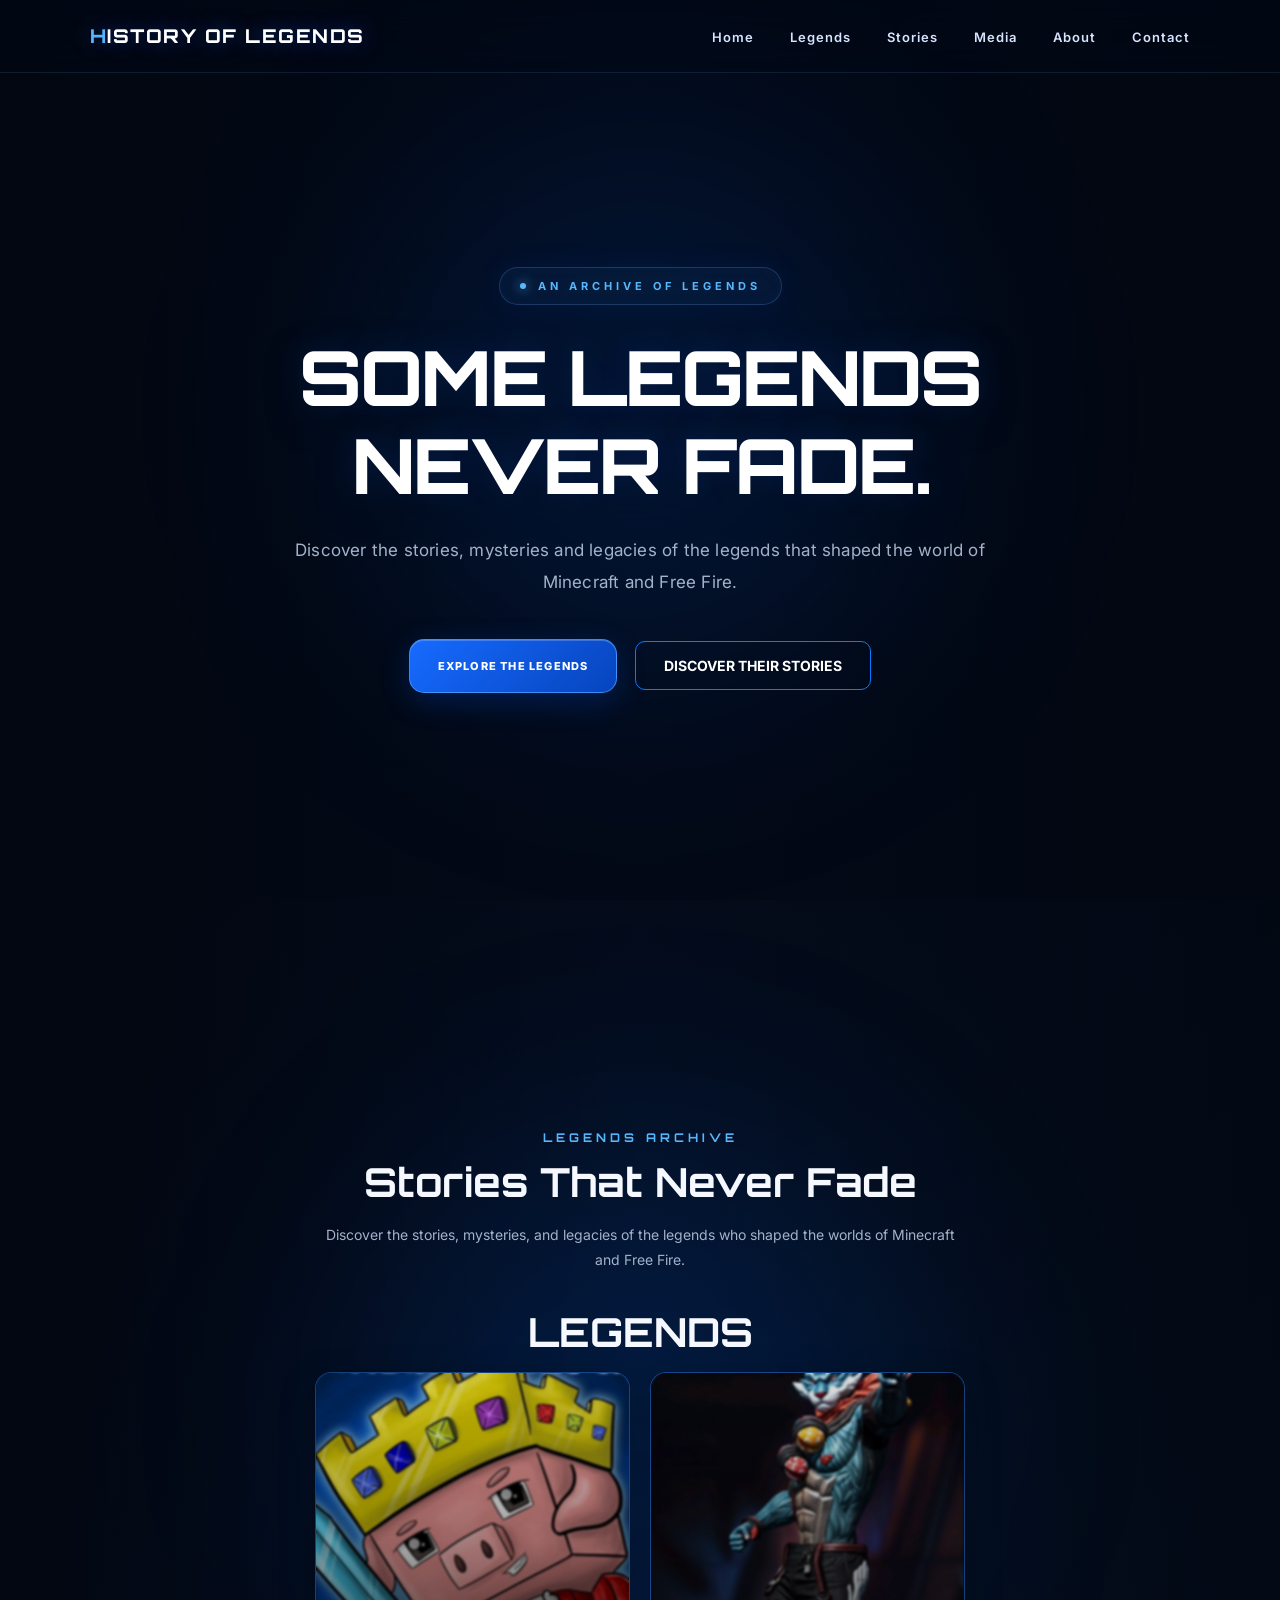
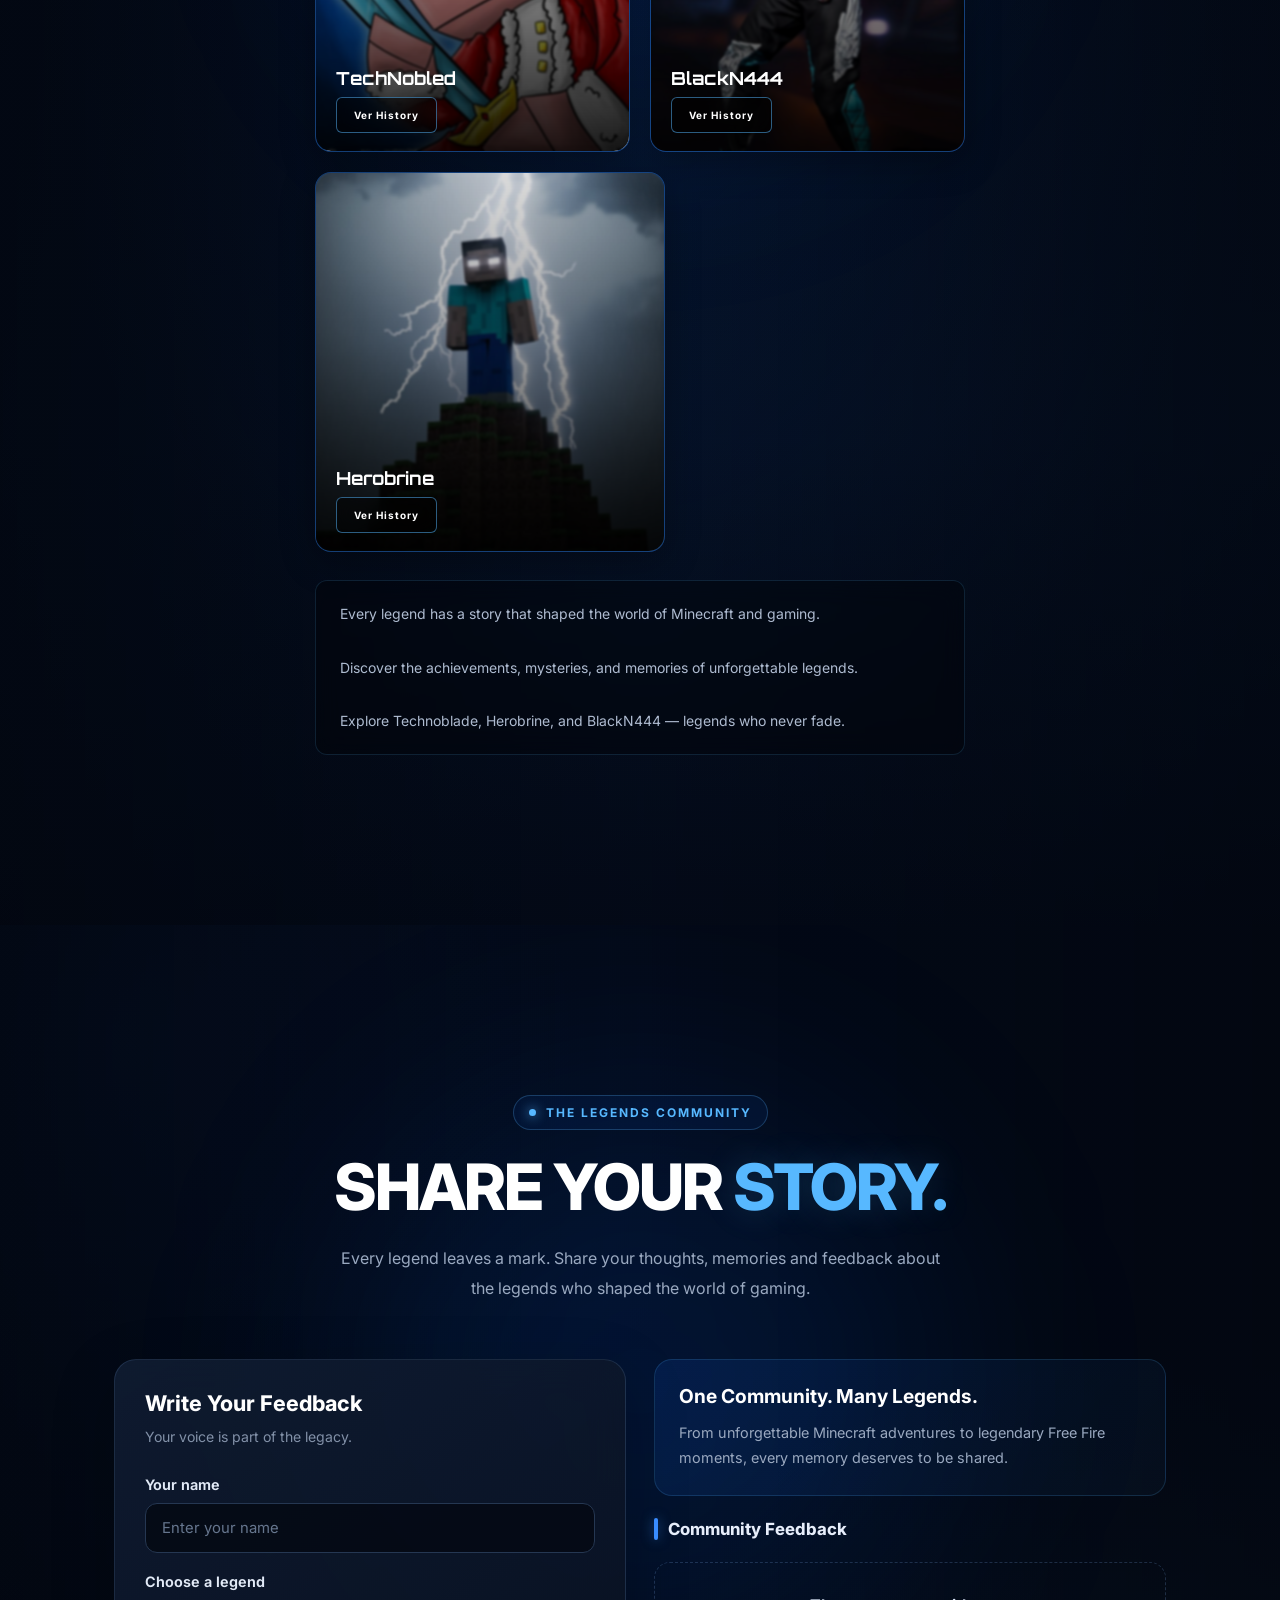
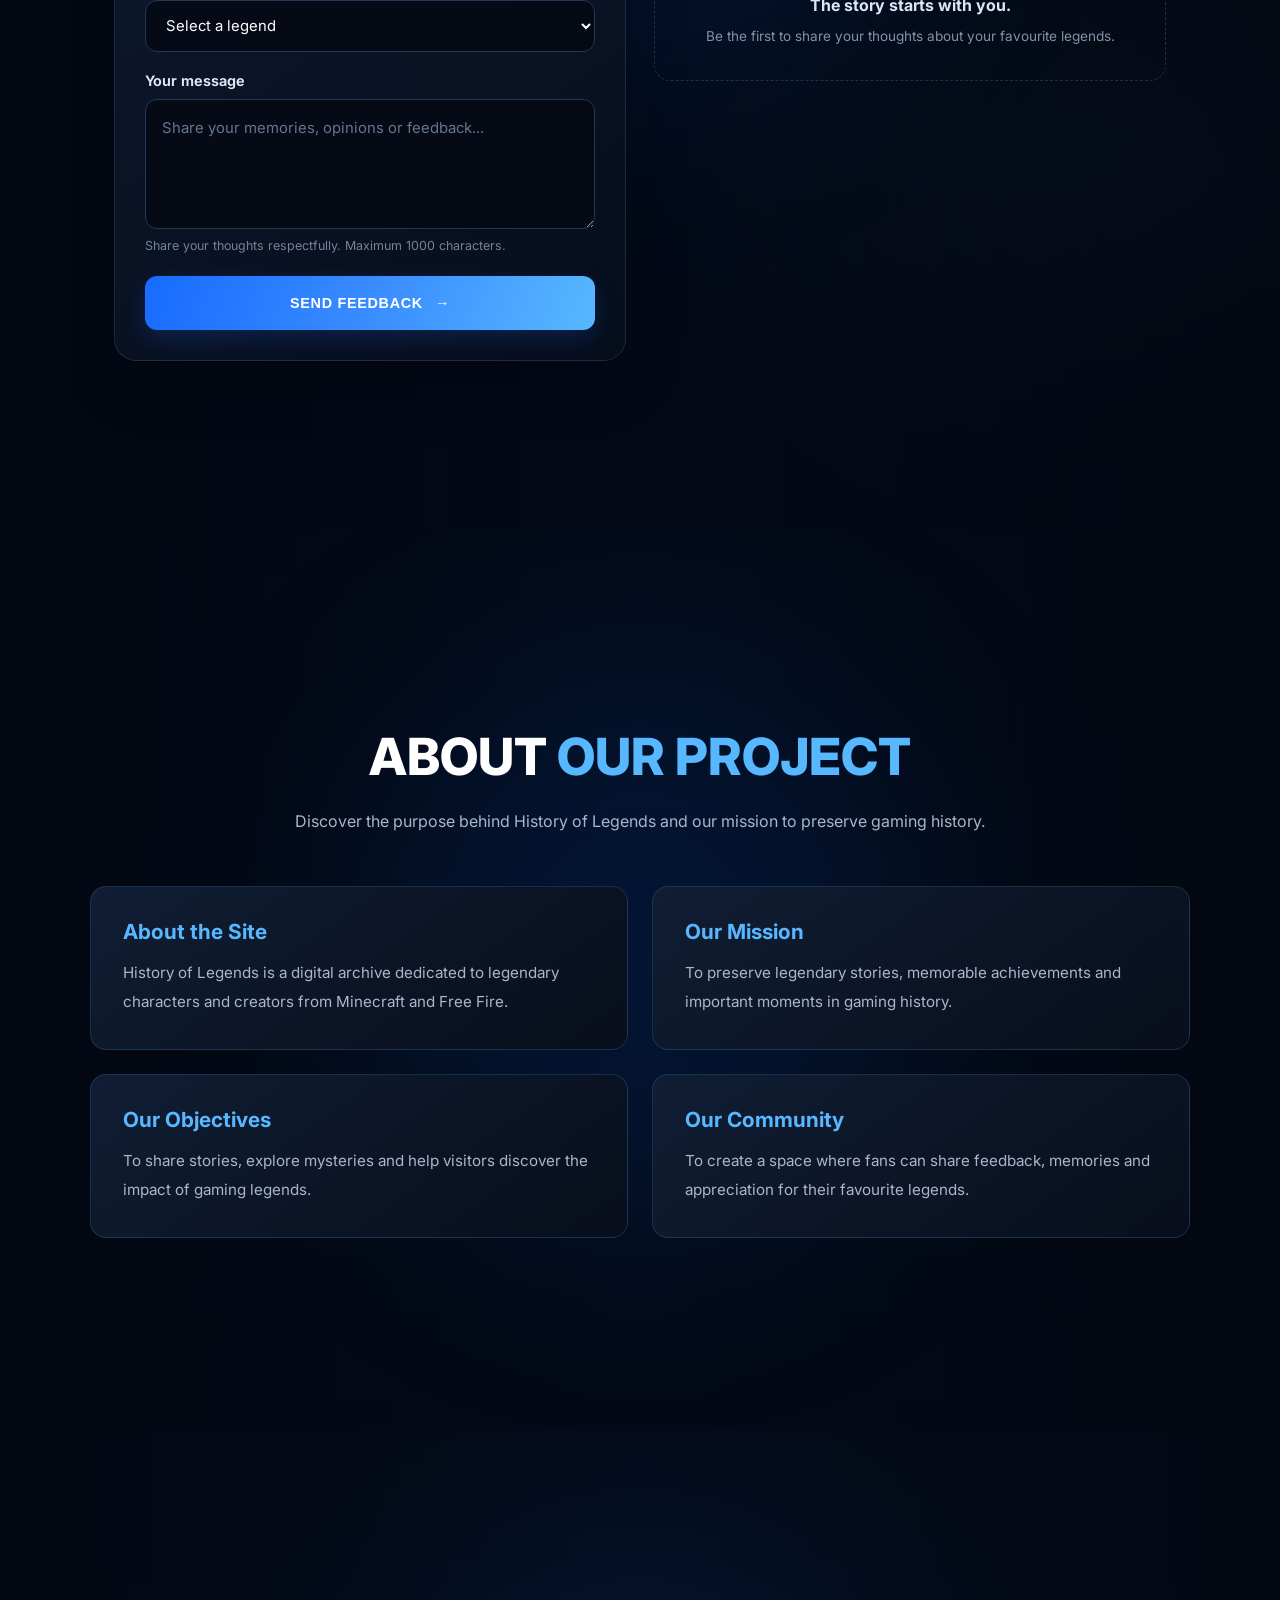
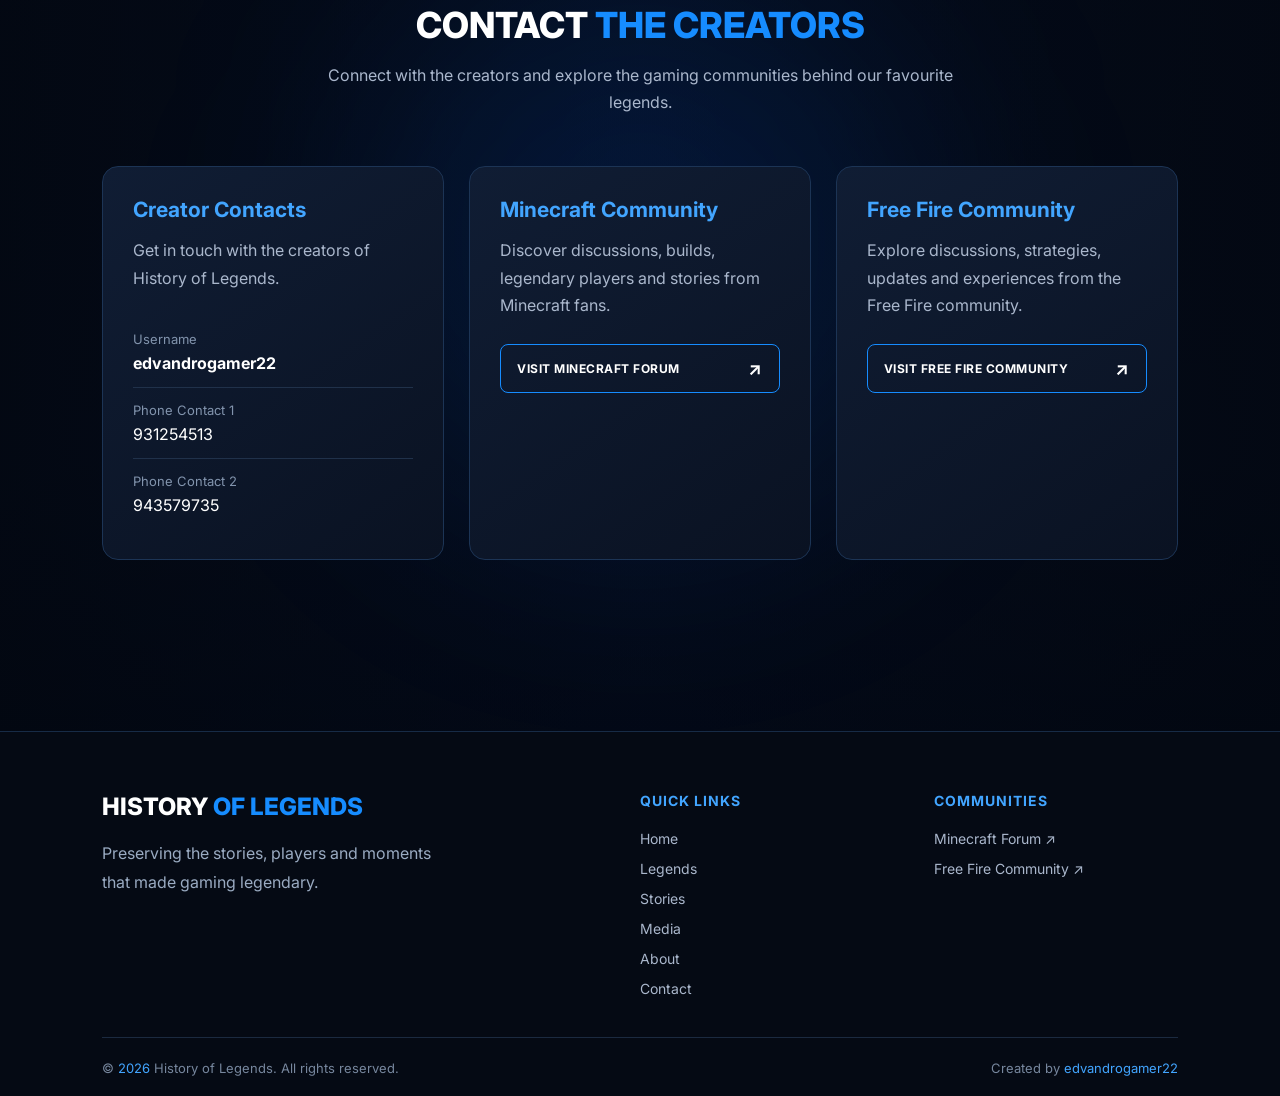
<file: History-of-Legends-GitHub/index.html>
<!DOCTYPE html>
<html lang="pt-br">

<head>
    <meta charset="UTF-8">
    <meta name="viewport" content="width=device-width, initial-scale=1.0">
    <title>history of legends</title>
    <link rel="stylesheet" href="style.css">
</head>

<body>
    <header>
        <div class="container">
            <div>History of Legends</div>

            <nav>
                <ul>
                    <li><a href="#home">Home</a></li>
                    <li><a href="#legends">Legends</a></li>
                    <li><a href="history/stories.html">Stories</a></li>
                    <li><a href="#media">Media</a></li>
                    <li><a href="#about">About</a></li>
                    <li><a href="#contact">Contact</a></li>
                </ul>
            </nav>
        </div>
    </header>

    <section class="hero-section" id="home">

        <video class="hero-video video-pc" autoplay muted loop playsinline aria-hidden="true">
            <source src="mp4/fundo.mp4" type="video/mp4">
        </video>

        <video class="hero-video video-mobile" autoplay muted loop playsinline aria-hidden="true">
            <source src="mp4/fundo01.mp4" type="video/mp4">
        </video>

        <div class="hero">
            <div>AN ARCHIVE OF LEGENDS</div>

            <h1>SOME LEGENDS NEVER FADE.</h1>

            <p>
                Discover the stories, mysteries and legacies of the
                legends that shaped the world of Minecraft and Free Fire.
            </p>

            <div class="btn-hero">

                <!-- Primeiro botão: mantém o CSS antigo -->
                <button onclick="document.getElementById('legends').scrollIntoView({behavior: 'smooth'})">
                    EXPLORE THE LEGENDS
                </button>

                <!-- Segundo botão: link para outra página -->
                <a href="history/stories.html" class="stories-btn">
                    DISCOVER THEIR STORIES
                </a>

            </div>

        </div>

    </section>

    <section>
        <div class="legends" id="legends">
            <h1>LEGENDS ARCHIVE</h1>
            <h3>Stories That Never Fade</h3>
            <p>Discover the stories, mysteries, and legacies of the legends who shaped the worlds of Minecraft and Free
                Fire.</p>
            <h3>LEGENDS</h3>
            <div>
                <div class="card-l">
                    <img src="img/T2.jpg" alt="technobled">
                    <p>TechNobled</p>
                    <a href="history/stories.html" class="history-btn">Ver History</a>
                </div>
                <div class="card-l">
                    <img src="img/Coelhao.jpg" alt="BlackN444">
                    <p>BlackN444</p>
                    <a href="history/stories.html" class="history-btn">Ver History</a>
                </div>
                <div class="card-l">
                    <img src="img/The Legend of Herobrine _ Minecraft Dark Fantasy Aesthetic.jfif" alt="herobrine">
                    <p>Herobrine</p>
                    <a href="history/stories.html" class="history-btn">Ver History</a>
                </div>
            </div>

            <div class="desc-l">
                <p>Every legend has a story that shaped the world of Minecraft and gaming.

                    Discover the achievements, mysteries, and memories of unforgettable legends.

                    Explore Technoblade, Herobrine, and BlackN444 — legends who never fade.</p>
            </div>
        </div>
    </section>

    <section class="media-section" id="media">
        <div class="media-container">

            <div class="media-header">
                <span class="media-tag">The Legends Community</span>

                <h2>
                    SHARE YOUR <span>STORY.</span>
                </h2>

                <p>
                    Every legend leaves a mark. Share your thoughts,
                    memories and feedback about the legends who shaped
                    the world of gaming.
                </p>
            </div>

            <div class="media-layout">

                <!-- Formulário de feedback -->
                <div class="media-panel">
                    <div class="media-panel-header">
                        <div>
                            <h3>Write Your Feedback</h3>
                            <p>Your voice is part of the legacy.</p>
                        </div>
                    </div>

                    <form class="media-form" id="media-form">
                        <div class="media-field">
                            <label for="feed-name">Your name</label>
                            <input type="text" id="feed-name" placeholder="Enter your name" maxlength="40" required>
                        </div>

                        <div class="media-field">
                            <label for="feed-legend">Choose a legend</label>

                            <select id="feed-legend" required>
                                <option value="">Select a legend</option>
                                <option value="Technoblade">Technoblade</option>
                                <option value="BlackN444">BlackN444</option>
                                <option value="Herobrine">Herobrine</option>
                                <option value="General Feedback">General feedback</option>
                            </select>
                        </div>

                        <div class="media-field">
                            <label for="feed-message">Your message</label>

                            <textarea id="feed-message" placeholder="Share your memories, opinions or feedback..."
                                maxlength="1000" required></textarea>

                            <p class="media-hint">
                                Share your thoughts respectfully. Maximum 1000 characters.
                            </p>
                        </div>

                        <button class="media-submit" type="submit">
                            SEND FEEDBACK <span>→</span>
                        </button>
                    </form>
                </div>

                <!-- Comunidade -->
                <aside class="media-community">
                    <div class="media-community-intro">
                        <h3>One Community. Many Legends.</h3>

                        <p>
                            From unforgettable Minecraft adventures
                            to legendary Free Fire moments, every
                            memory deserves to be shared.
                        </p>
                    </div>

                    <h3 class="media-community-label">
                        Community Feedback
                    </h3>

                    <div class="media-feedback" id="feed-list">
                        <div class="media-empty">
                            <h4>The story starts with you.</h4>
                            <p>
                                Be the first to share your thoughts
                                about your favourite legends.
                            </p>
                        </div>
                    </div>
                </aside>

            </div>
        </div>
    </section>

    <!-- ABOUT SECTION -->
    <section class="about-section" id="about">
        <div class="about-container">

            <div class="about-header">
                <h2>ABOUT <span>OUR PROJECT</span></h2>
                <p>
                    Discover the purpose behind History of Legends
                    and our mission to preserve gaming history.
                </p>
            </div>

            <div class="about-cards">

                <div class="about-card">
                    <h3>About the Site</h3>
                    <p>
                        History of Legends is a digital archive
                        dedicated to legendary characters and
                        creators from Minecraft and Free Fire.
                    </p>
                </div>

                <div class="about-card">
                    <h3>Our Mission</h3>
                    <p>
                        To preserve legendary stories, memorable
                        achievements and important moments
                        in gaming history.
                    </p>
                </div>

                <div class="about-card">
                    <h3>Our Objectives</h3>
                    <p>
                        To share stories, explore mysteries and
                        help visitors discover the impact of
                        gaming legends.
                    </p>
                </div>

                <div class="about-card">
                    <h3>Our Community</h3>
                    <p>
                        To create a space where fans can share
                        feedback, memories and appreciation
                        for their favourite legends.
                    </p>
                </div>

            </div>
        </div>
    </section>

    <section class="contact-section" id="contact">
        <div class="contact-container">

            <div class="contact-header">
                <h2>CONTACT <span>THE CREATORS</span></h2>
                <p>
                    Connect with the creators and explore the gaming
                    communities behind our favourite legends.
                </p>
            </div>

            <div class="contact-grid">

                <div class="contact-card">
                    <h3>Creator Contacts</h3>
                    <p>Get in touch with the creators of History of Legends.</p>

                    <div class="contact-item">
                        <span>Username</span>
                        <strong>edvandrogamer22</strong>
                    </div>

                    <div class="contact-item">
                        <span>Phone Contact 1</span>
                        <a href="tel:93125451">931254513</a>
                    </div>

                    <div class="contact-item">
                        <span>Phone Contact 2</span>
                        <a href="tel:943579735">943579735</a>
                    </div>
                </div>

                <div class="contact-card">
                    <h3>Minecraft Community</h3>
                    <p>
                        Discover discussions, builds, legendary players
                        and stories from Minecraft fans.
                    </p>

                    <a class="forum-link" href="https://www.minecraftforum.net/" target="_blank"
                        rel="noopener noreferrer">
                        VISIT MINECRAFT FORUM <span>↗</span>
                    </a>
                </div>

                <div class="contact-card">
                    <h3>Free Fire Community</h3>
                    <p>
                        Explore discussions, strategies, updates and
                        experiences from the Free Fire community.
                    </p>

                    <a class="forum-link" href="https://www.reddit.com/r/freefire/" target="_blank"
                        rel="noopener noreferrer">
                        VISIT FREE FIRE COMMUNITY <span>↗</span>
                    </a>
                </div>

            </div>
        </div>
    </section>

    <footer class="site-footer">
        <div class="footer-container">

            <div class="footer-brand">
                <h2>HISTORY <span>OF LEGENDS</span></h2>
                <p>
                    Preserving the stories, players and moments that
                    made gaming legendary.
                </p>
            </div>

            <div class="footer-links">
                <h3>QUICK LINKS</h3>
                <a href="#home">Home</a>
                <a href="#legends">Legends</a>
                <a href="history/stories.html">Stories</a>
                <a href="#media">Media</a>
                <a href="#about">About</a>
                <a href="#contact">Contact</a>
            </div>

            <div class="footer-community">
                <h3>COMMUNITIES</h3>
                <a href="https://www.minecraftforum.net/" target="_blank" rel="noopener noreferrer">
                    Minecraft Forum ↗
                </a>

                <a href="https://www.reddit.com/r/freefire/" target="_blank" rel="noopener noreferrer">
                    Free Fire Community ↗
                </a>
            </div>

        </div>

        <div class="footer-bottom">
            <p>
                © <span id="footer-year">2026</span> History of Legends.
                All rights reserved.
            </p>
            <p>Created by <span>edvandrogamer22</span></p>
        </div>
    </footer>
    <script src="script.js"></script>
</body>

</html>
</file>
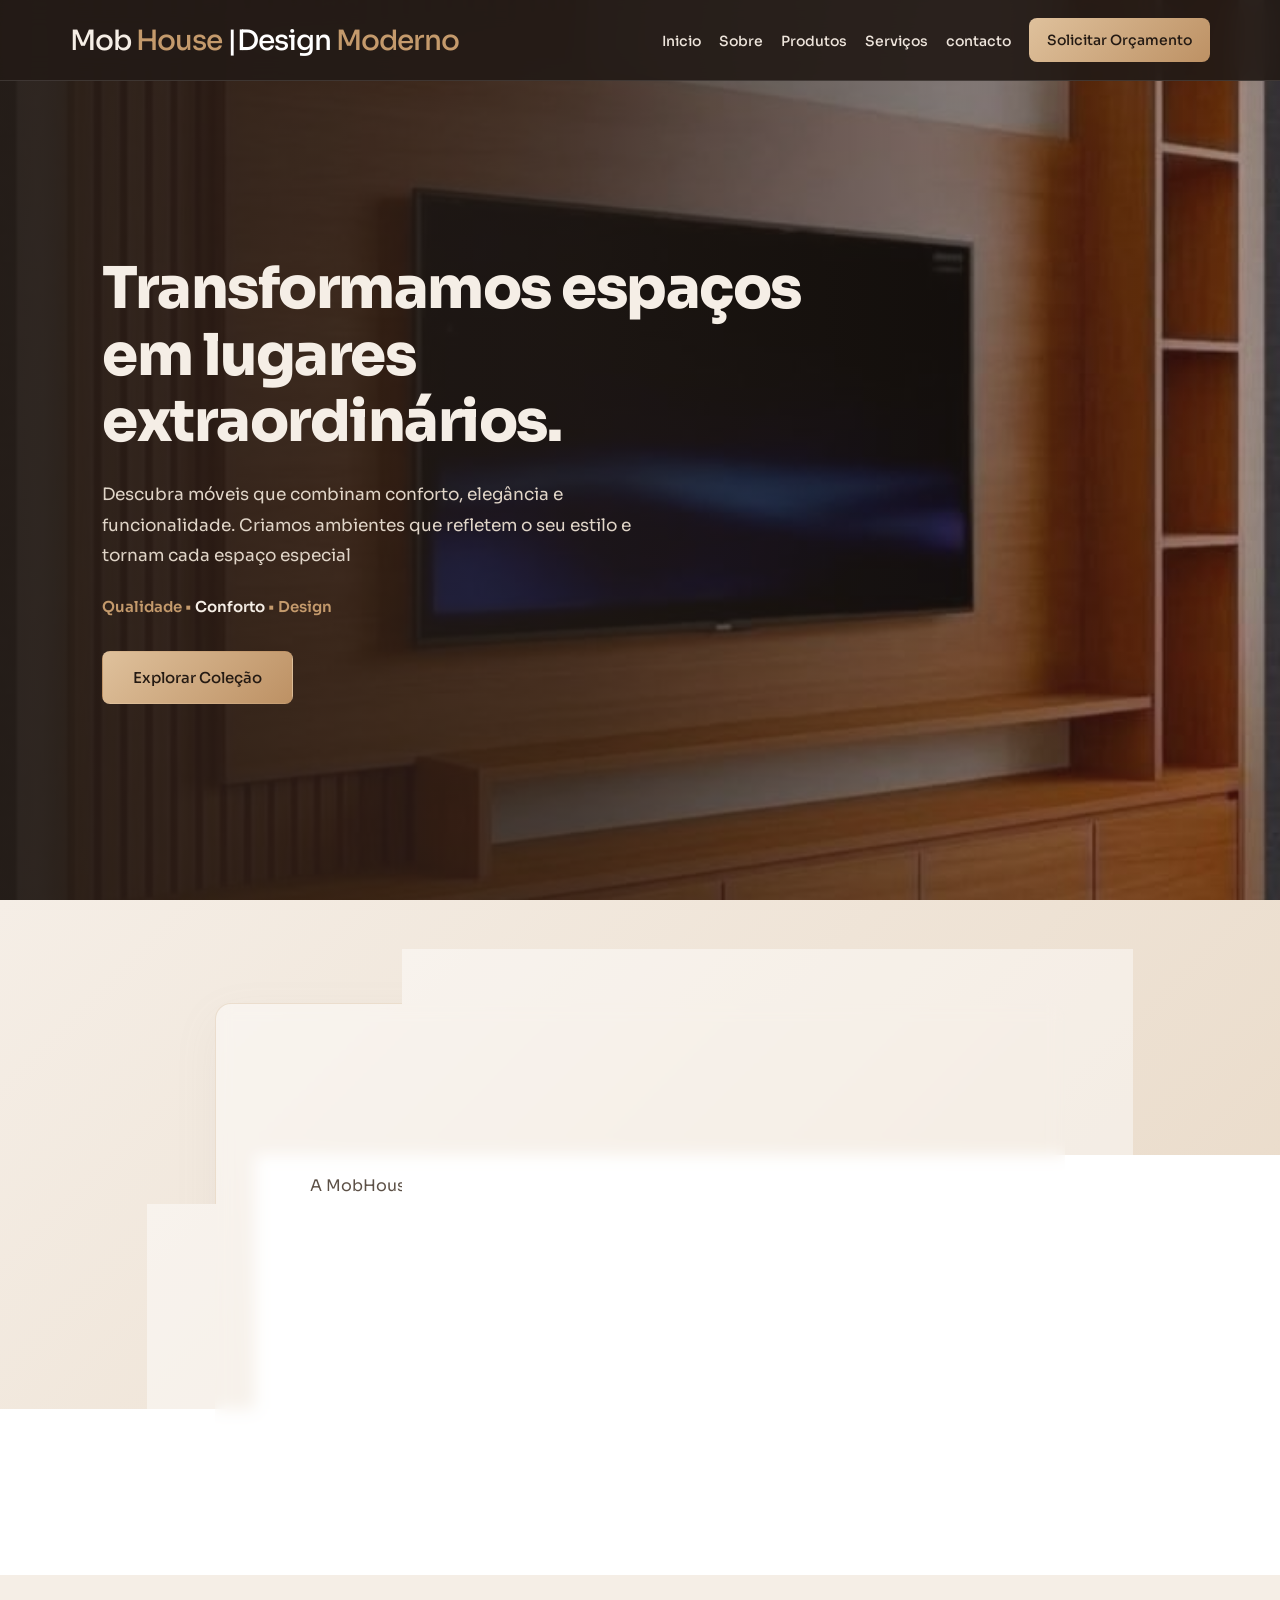
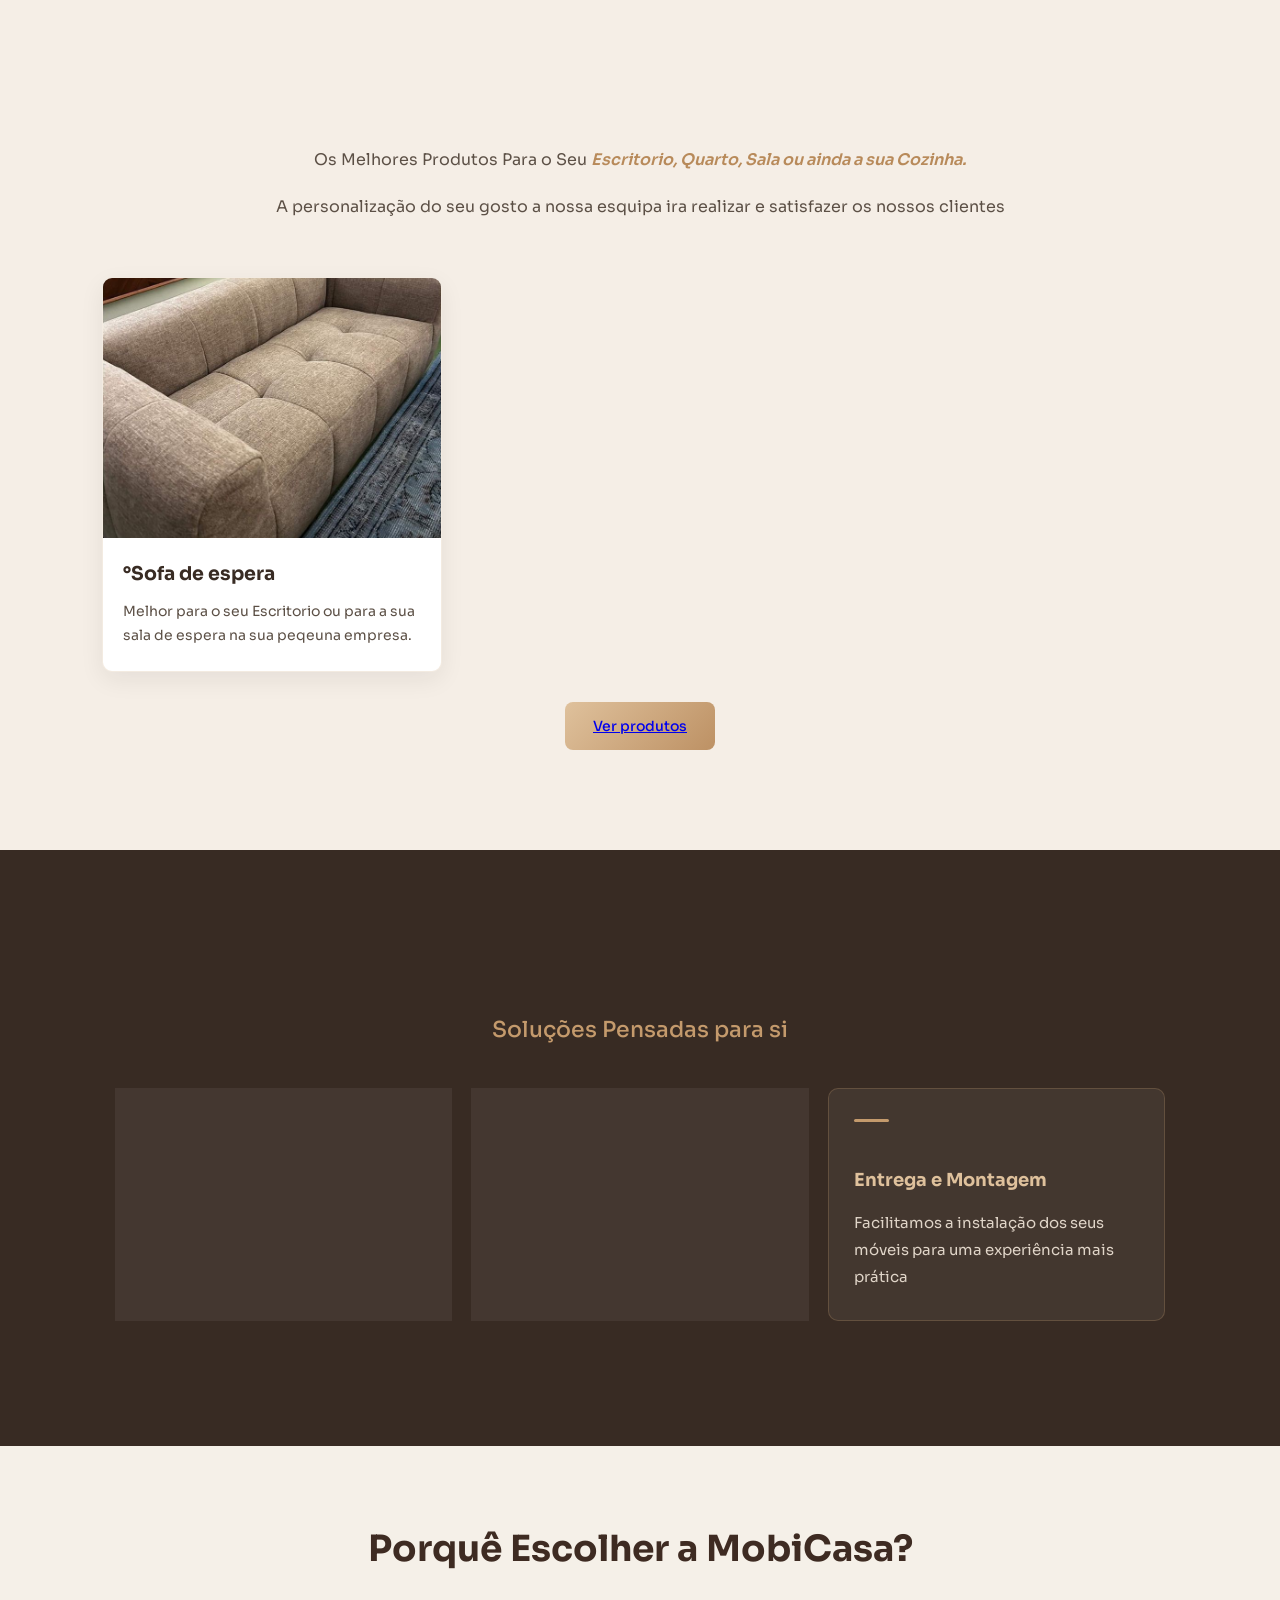
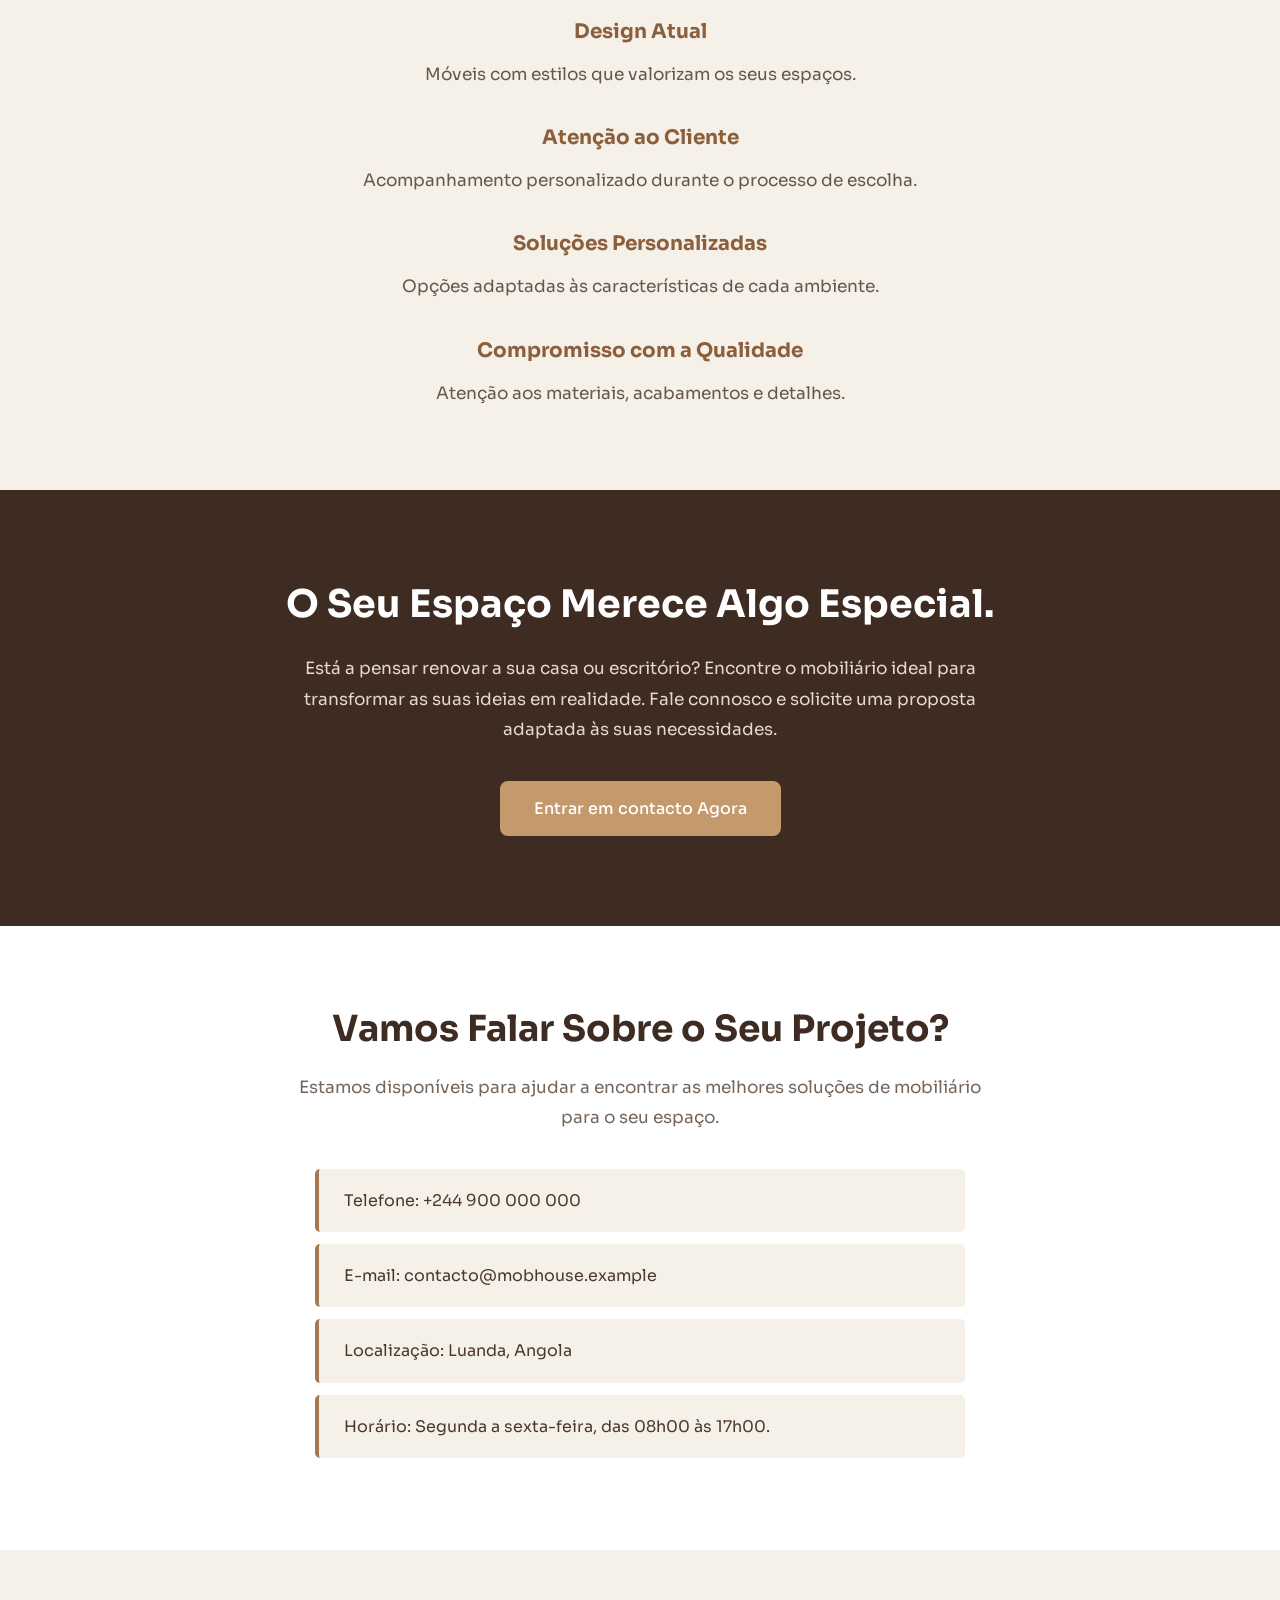
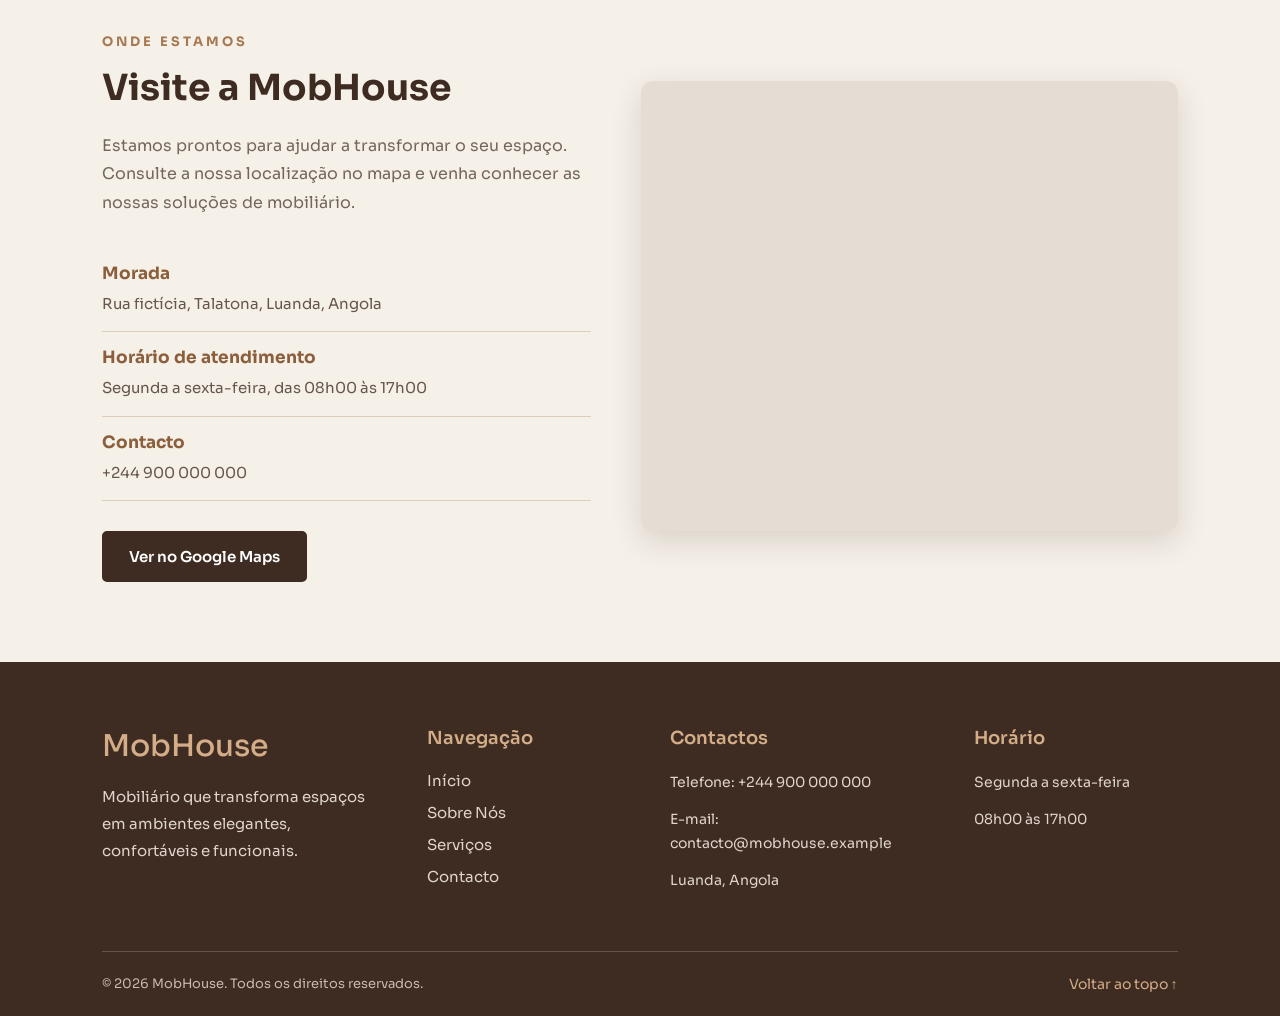
<file: imobiliarios/index.html>
<!doctype html>
<html lang="br-pt">
  <head>
    <meta charset="UTF-8" />
    <meta name="viewport" content="width=device-width, initial-scale=1.0" />
    <title>Imob</title>
    <link rel="preconnect" href="https://fonts.googleapis.com" />
    <link rel="preconnect" href="https://fonts.gstatic.com" crossorigin />
    <link
      href="https://fonts.googleapis.com/css2?family=Sora:wght@100..800&display=swap"
      rel="stylesheet"
    />
    <link rel="stylesheet" href="style.css" />
  </head>
  <body>
    <header>
      <nav class="navbar">
        <a href="#Inicio" class="logo"
          >Mob
          <span
            >House
            <span style="color: white">|Design <span>Moderno</span></span></span
          ></a
        >

        <ul class="link">
          <li><a href="#inicio">Inicio</a></li>
          <li><a href="#sobre">Sobre</a></li>
          <li><a href="#produtos">Produtos</a></li>
          <li><a href="#servico">Serviços</a></li>
          <li><a href="#contacto">contacto</a></li>

          <li>
            <a href="#solicitar" class="nav-button">Solicitar Orçamento</a>
          </li>
        </ul>
      </nav>
    </header>

    <section class="hero-s" id="inicio">
      <div class="hero">
        <h1>Transformamos espaços em lugares extraordinários.</h1>
        <p>
          Descubra móveis que combinam conforto, elegância e funcionalidade.
          Criamos ambientes que refletem o seu estilo e tornam cada espaço
          especial
        </p>
        <li>Qualidade • <span>Conforto</span> • Design</li>

        <button
          class="explo-btn"
          onclick="
            document
              .getElementById('produtos')
              .scrollIntoView({ behavior: 'smooth' })
          "
        >
          Explorar Coleção
        </button>
      </div>
    </section>

    <section>
      <div class="sobre" id="sobre">
        <h1>Sobre a MobHouse</h1>
        <h3>Criamos ambientes que inspiram</h3>
        <p>
          A MobHouse é uma empresa dedicada ao mobiliário e à valorização dos
          espaços. Selecionamos soluções que unem estética, conforto e
          funcionalidade, ajudando os nossos clientes a criar ambientes únicos.
        </p>
        <p>
          A nossa missão é oferecer soluções de mobiliário que correspondam às
          necessidades de cada cliente, com atenção aos detalhes e compromisso
          com a qualidade.
        </p>
        <button
          onclick="
            document
              .getElementById('solicitar')
              .scrollIntoView({ behavior: 'smooth' })
          "
          class="sobre-btn"
        >
          Conheça a nossa Empresa
        </button>
      </div>
    </section>

    <section>
      <div class="Produtos" id="produtos">
        <h1>Nossos Produtos</h1>
        <p>
          Os Melhores Produtos Para o Seu
          <i> Escritorio, Quarto, Sala ou ainda a sua Cozinha.</i>
        </p>
        <p>
          A personalização do seu gosto a nossa esquipa ira realizar e
          satisfazer os nossos clientes
        </p>
        <div class="card">
          <div class="card-p">
            <img src="img/01.jpeg" alt="" />
            <p>°Sofa de espera</p>
            <p>
              Melhor para o seu Escritorio ou para a sua sala de espera na sua
              peqeuna empresa.
            </p>
          </div>
          <div class="card-p">
            <img src="img/02.jpeg" alt="" />
            <p>°Cozinha soluções</p>
            <p>Uma solução para a sua cozinha apos o seu grande casameneto.</p>
          </div>
          <div class="card-p">
            <img src="img/03.jpeg" alt="" />
            <p>°Escritorio basico</p>
            <p>Um pequno setup para o seu Escritorio casual ou empresa.</p>
          </div>
        </div>
        <button class="btn-col">
          <a href="Pd/produtos.html"> Ver produtos </a>
        </button>
      </div>
    </section>

    <section id="servico">
      <div class="Serviços">
        <h1>Serviços fornecidos</h1>
        <h3>Soluções Pensadas para si</h3>
        <p>
          <span>Mobiliário por Encomenda</span> Soluções personalizadas de
          acordo com as medidas e necessidades do seu espaço.
        </p>
        <p>
          <span>Consultoria de Interiores</span> Ajudamos a escolher móveis que
          combinam com o seu ambiente e estilo.
        </p>
        <p>
          <span>Entrega e Montagem</span>Facilitamos a instalação dos seus
          móveis para uma experiência mais prática
        </p>
      </div>
    </section>

    <section>
      <div class="diferencias">
        <h1>Porquê Escolher a MobiCasa?</h1>
        <p>
          <span>Design Atual</span> Móveis com estilos que valorizam os seus
          espaços.
          <span>Atenção ao Cliente</span>
          Acompanhamento personalizado durante o processo de escolha.
          <span>Soluções Personalizadas</span> Opções adaptadas às
          características de cada ambiente.
          <span>Compromisso com a Qualidade</span> Atenção aos materiais,
          acabamentos e detalhes.
        </p>
      </div>
      <div class="chamada-acao">
        <h1>O Seu Espaço Merece Algo Especial.</h1>
        <p>
          Está a pensar renovar a sua casa ou escritório? Encontre o mobiliário
          ideal para transformar as suas ideias em realidade. Fale connosco e
          solicite uma proposta adaptada às suas necessidades.
        </p>
        <button
          onclick="
            document
              .getElementById('contacto')
              .scrollIntoView({ behavior: 'smooth' })
          "
          class="btn-CTA"
        >
          Entrar em contacto Agora
        </button>
      </div>
    </section>

    <section id="contacto">
      <div class="contacto">
        <h1>Vamos Falar Sobre o Seu Projeto?</h1>
        <p>
          Estamos disponíveis para ajudar a encontrar as melhores soluções de
          mobiliário para o seu espaço.
        </p>
        <ul>
          Telefone: +244 900 000 000
        </ul>
        <ul>
          E-mail: contacto@mobhouse.example
        </ul>
        <ul>
          Localização: Luanda, Angola
        </ul>
        <ul>
          Horário: Segunda a sexta-feira, das 08h00 às 17h00.
        </ul>
      </div>
    </section>
    <section class="secao-localizacao" id="solicitar">
      <div class="localizacao-texto">
        <span class="subtitulo-localizacao">ONDE ESTAMOS</span>

        <h1>Visite a MobHouse</h1>

        <p>
          Estamos prontos para ajudar a transformar o seu espaço. Consulte a
          nossa localização no mapa e venha conhecer as nossas soluções de
          mobiliário.
        </p>

        <div class="localizacao-info">
          <div class="info-item">
            <h3>Morada</h3>
            <p>Rua fictícia, Talatona, Luanda, Angola</p>
          </div>

          <div class="info-item">
            <h3>Horário de atendimento</h3>
            <p>Segunda a sexta-feira, das 08h00 às 17h00</p>
          </div>

          <div class="info-item">
            <h3>Contacto</h3>
            <p>+244 900 000 000</p>
          </div>
        </div>

        <a
          href="https://www.google.com/maps/search/?api=1&query=Talatona%2C+Luanda%2C+Angola"
          target="_blank"
          rel="noopener noreferrer"
          class="btn-mapa"
        >
          Ver no Google Maps
        </a>
      </div>

      <div class="mapa-container">
        <iframe
          src="https://maps.google.com/maps?q=Talatona%2C%20Luanda%2C%20Angola&output=embed"
          title="Mapa de localização fictícia da MobiCasa em Talatona, Luanda"
          loading="lazy"
          allowfullscreen
          referrerpolicy="no-referrer-when-downgrade"
        ></iframe>
      </div>
    </section>

    <footer class="footer">
      <div class="footer-container">
        <div class="footer-marca">
          <h2>MobHouse</h2>
          <p>
            Mobiliário que transforma espaços em ambientes elegantes,
            confortáveis e funcionais.
          </p>
        </div>

        <div class="footer-links">
          <h3>Navegação</h3>
          <a href="#inicio">Início</a>
          <a href="#sobre">Sobre Nós</a>
          <a href="#servicos">Serviços</a>
          <a href="#contacto">Contacto</a>
        </div>

        <div class="footer-contactos">
          <h3>Contactos</h3>
          <p>Telefone: +244 900 000 000</p>
          <p>E-mail: contacto@mobhouse.example</p>
          <p>Luanda, Angola</p>
        </div>

        <div class="footer-horario">
          <h3>Horário</h3>
          <p>Segunda a sexta-feira</p>
          <p>08h00 às 17h00</p>
        </div>
      </div>

      <div class="footer-bottom">
        <p>&copy; 2026 MobHouse. Todos os direitos reservados.</p>

        <a href="#inicio" class="voltar-topo"> Voltar ao topo ↑ </a>
      </div>
    </footer>
  </body>
</html>
</file>
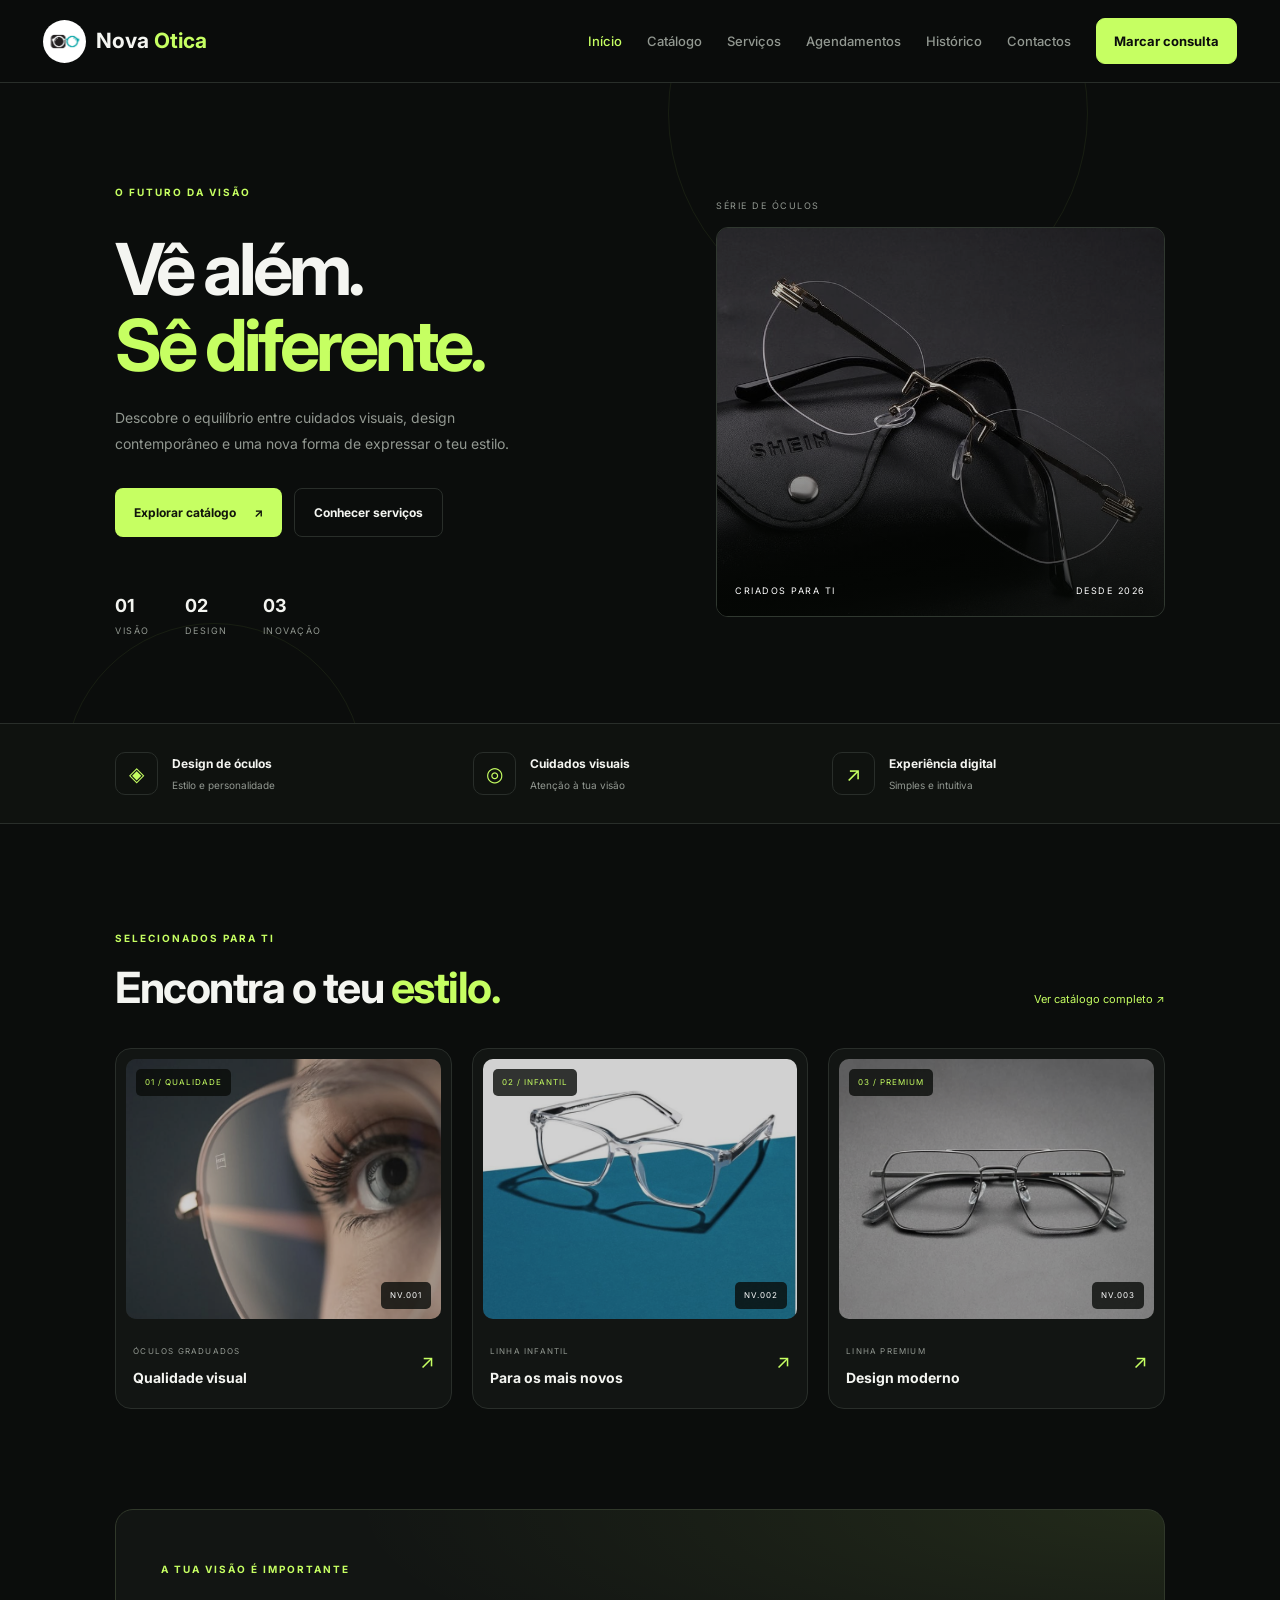
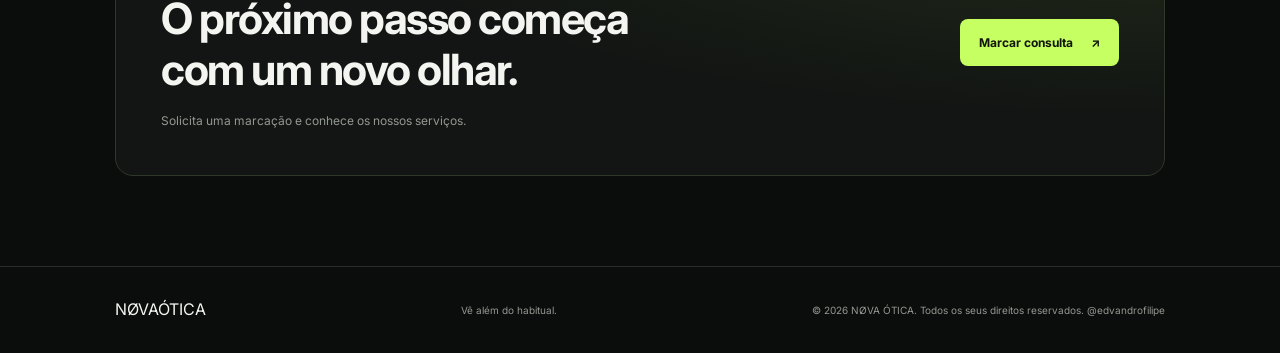
<file: optica-futurista/index.html>
<!DOCTYPE html>
<html lang="pt-AO">

<head>
    <meta charset="UTF-8">
    <meta name="viewport" content="width=device-width, initial-scale=1.0">
    <meta name="theme-color" content="#0b0d0c">
    <meta name="description" content="Descobre uma nova perspetiva sobre óculos, estilo e cuidados visuais.">

    <title>NØVA OPTIC/home</title>

    <link rel="preconnect" href="https://fonts.googleapis.com">
    <link rel="preconnect" href="https://fonts.gstatic.com" crossorigin>
    <link href="https://fonts.googleapis.com/css2?family=Inter:wght@400;500;600;700;800&display=swap" rel="stylesheet">

    <link rel="stylesheet" href="css/style.css">
    <script src="js/main.js" defer></script>
</head>

<body>

    <header class="header">
        <div class="nav-container">
            <a href="index.html" class="brand">
                <img src="img/logo.jfif" alt="Nova Otica">
                <span>Nova <strong>Otica</strong></span>
            </a>

            <button class="menu-toggle" id="menu-toggle" aria-label="Abrir menu" aria-expanded="false">
                <span></span>
                <span></span>
                <span></span>
            </button>

            <nav class="nav" id="nav">
                <a href="index.html" class="active">Início</a>
                <a href="catalogo.html">Catálogo</a>
                <a href="servicos.html">Serviços</a>
                <a href="servicos.html#agendamento">Agendamentos</a>
                <a href="historico.html">Histórico</a>
                <a href="historico.html#contactos">Contactos</a>
                <a href="servicos.html#agendamento" class="nav-cta">Marcar consulta</a>
            </nav>
        </div>
    </header>

    <main>

        <section class="hero">
            <div class="hero-content">

                <span class="eyebrow">
                    O FUTURO DA VISÃO
                </span>

                <h1>
                    Vê além.<br>
                    <span>Sê diferente.</span>
                </h1>

                <p>
                    Descobre o equilíbrio entre cuidados visuais,
                    design contemporâneo e uma nova forma de
                    expressar o teu estilo.
                </p>

                <div class="hero-actions">
                    <a href="catalogo.html" class="btn btn-primary">
                        Explorar catálogo <span>↗</span>
                    </a>

                    <a href="servicos.html" class="btn btn-secondary">
                        Conhecer serviços
                    </a>
                </div>

                <div class="hero-meta">
                    <div>
                        <strong>01</strong>
                        <span>VISÃO</span>
                    </div>

                    <div>
                        <strong>02</strong>
                        <span>DESIGN</span>
                    </div>

                    <div>
                        <strong>03</strong>
                        <span>INOVAÇÃO</span>
                    </div>
                </div>

            </div>

            <div class="hero-visual">

                <div class="visual-label">
                    <span>SÉRIE DE ÓCULOS</span>
                </div>

                <div class="image-frame">
                    <img src="img/hero.jfif" alt="Óculos de design contemporâneo">

                    <div class="image-overlay"></div>

                    <div class="visual-caption">
                        <span>CRIADOS PARA TI</span>
                        <span>DESDE 2026</span>
                    </div>
                </div>

            </div>

            <span class="hero-decoration decoration-one"></span>
            <span class="hero-decoration decoration-two"></span>
        </section>

        <section class="services-strip">

            <div>
                <span class="strip-icon">◈</span>
                <div>
                    <strong>Design de óculos</strong>
                    <span>Estilo e personalidade</span>
                </div>
            </div>

            <div>
                <span class="strip-icon">◎</span>
                <div>
                    <strong>Cuidados visuais</strong>
                    <span>Atenção à tua visão</span>
                </div>
            </div>

            <div>
                <span class="strip-icon">↗</span>
                <div>
                    <strong>Experiência digital</strong>
                    <span>Simples e intuitiva</span>
                </div>
            </div>

        </section>

        <section class="featured section">

            <div class="section-heading">
                <div>
                    <span class="eyebrow">SELECIONADOS PARA TI</span>
                    <h2>Encontra o teu <span>estilo.</span></h2>
                </div>

                <a href="catalogo.html" class="text-link">
                    Ver catálogo completo ↗
                </a>
            </div>

            <div class="product-grid">

                <article class="product-card">
                    <div class="product-image">
                        <span class="product-tag">01 / QUALIDADE</span>

                        <img src="img/qualidade.jfif" alt="Armação de óculos graduados" loading="lazy">

                        <span class="product-number">NV.001</span>
                    </div>

                    <div class="product-info">
                        <div>
                            <span class="product-category">ÓCULOS GRADUADOS</span>
                            <h3>Qualidade visual</h3>
                        </div>

                        <span class="product-arrow">↗</span>
                    </div>
                </article>

                <article class="product-card">
                    <div class="product-image">
                        <span class="product-tag">02 / INFANTIL</span>

                        <img src="img/infantil.jfif" alt="Óculos para crianças" loading="lazy">

                        <span class="product-number">NV.002</span>
                    </div>

                    <div class="product-info">
                        <div>
                            <span class="product-category">LINHA INFANTIL</span>
                            <h3>Para os mais novos</h3>
                        </div>

                        <span class="product-arrow">↗</span>
                    </div>
                </article>

                <article class="product-card">
                    <div class="product-image">
                        <span class="product-tag">03 / PREMIUM</span>

                        <img src="img/performance.jfif" alt="Óculos de design moderno" loading="lazy">

                        <span class="product-number">NV.003</span>
                    </div>

                    <div class="product-info">
                        <div>
                            <span class="product-category">LINHA PREMIUM</span>
                            <h3>Design moderno</h3>
                        </div>

                        <span class="product-arrow">↗</span>
                    </div>
                </article>

            </div>
        </section>

        <section class="appointment-banner">
            <div>
                <span class="eyebrow">A TUA VISÃO É IMPORTANTE</span>

                <h2>
                    O próximo passo começa<br>
                    com um novo olhar.
                </h2>

                <p>
                    Solicita uma marcação e conhece os nossos serviços.
                </p>
            </div>

            <a href="servicos.html#agendamento" class="btn btn-primary">
                Marcar consulta <span>↗</span>
            </a>
        </section>

    </main>

    <footer class="footer">

        <a href="index.html" class="logo">
            NØVA<span>ÓTICA</span>
        </a>

        <p>Vê além do habitual.</p>

        <span class="footer-copy">
            © 2026 NØVA ÓTICA. Todos os seus direitos reservados. @edvandrofilipe
        </span>

    </footer>

</body>

</html>
</file>
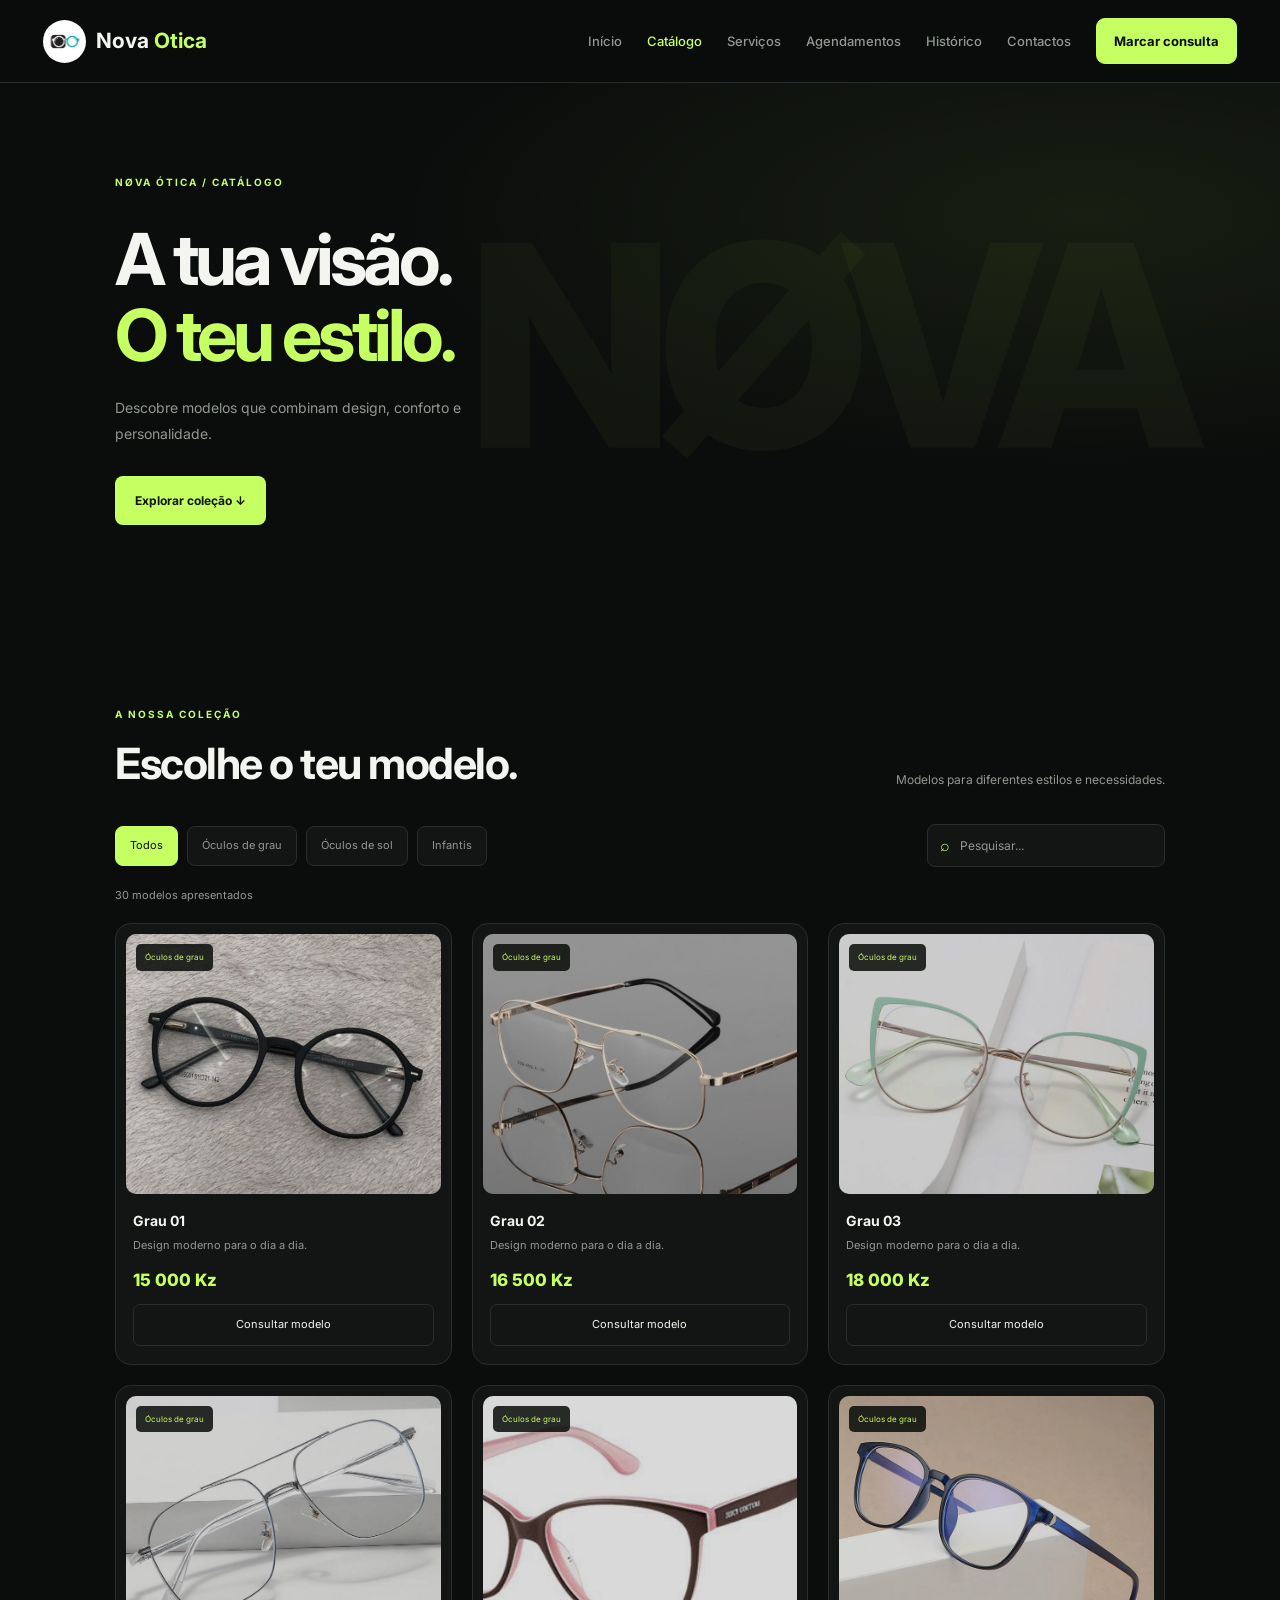
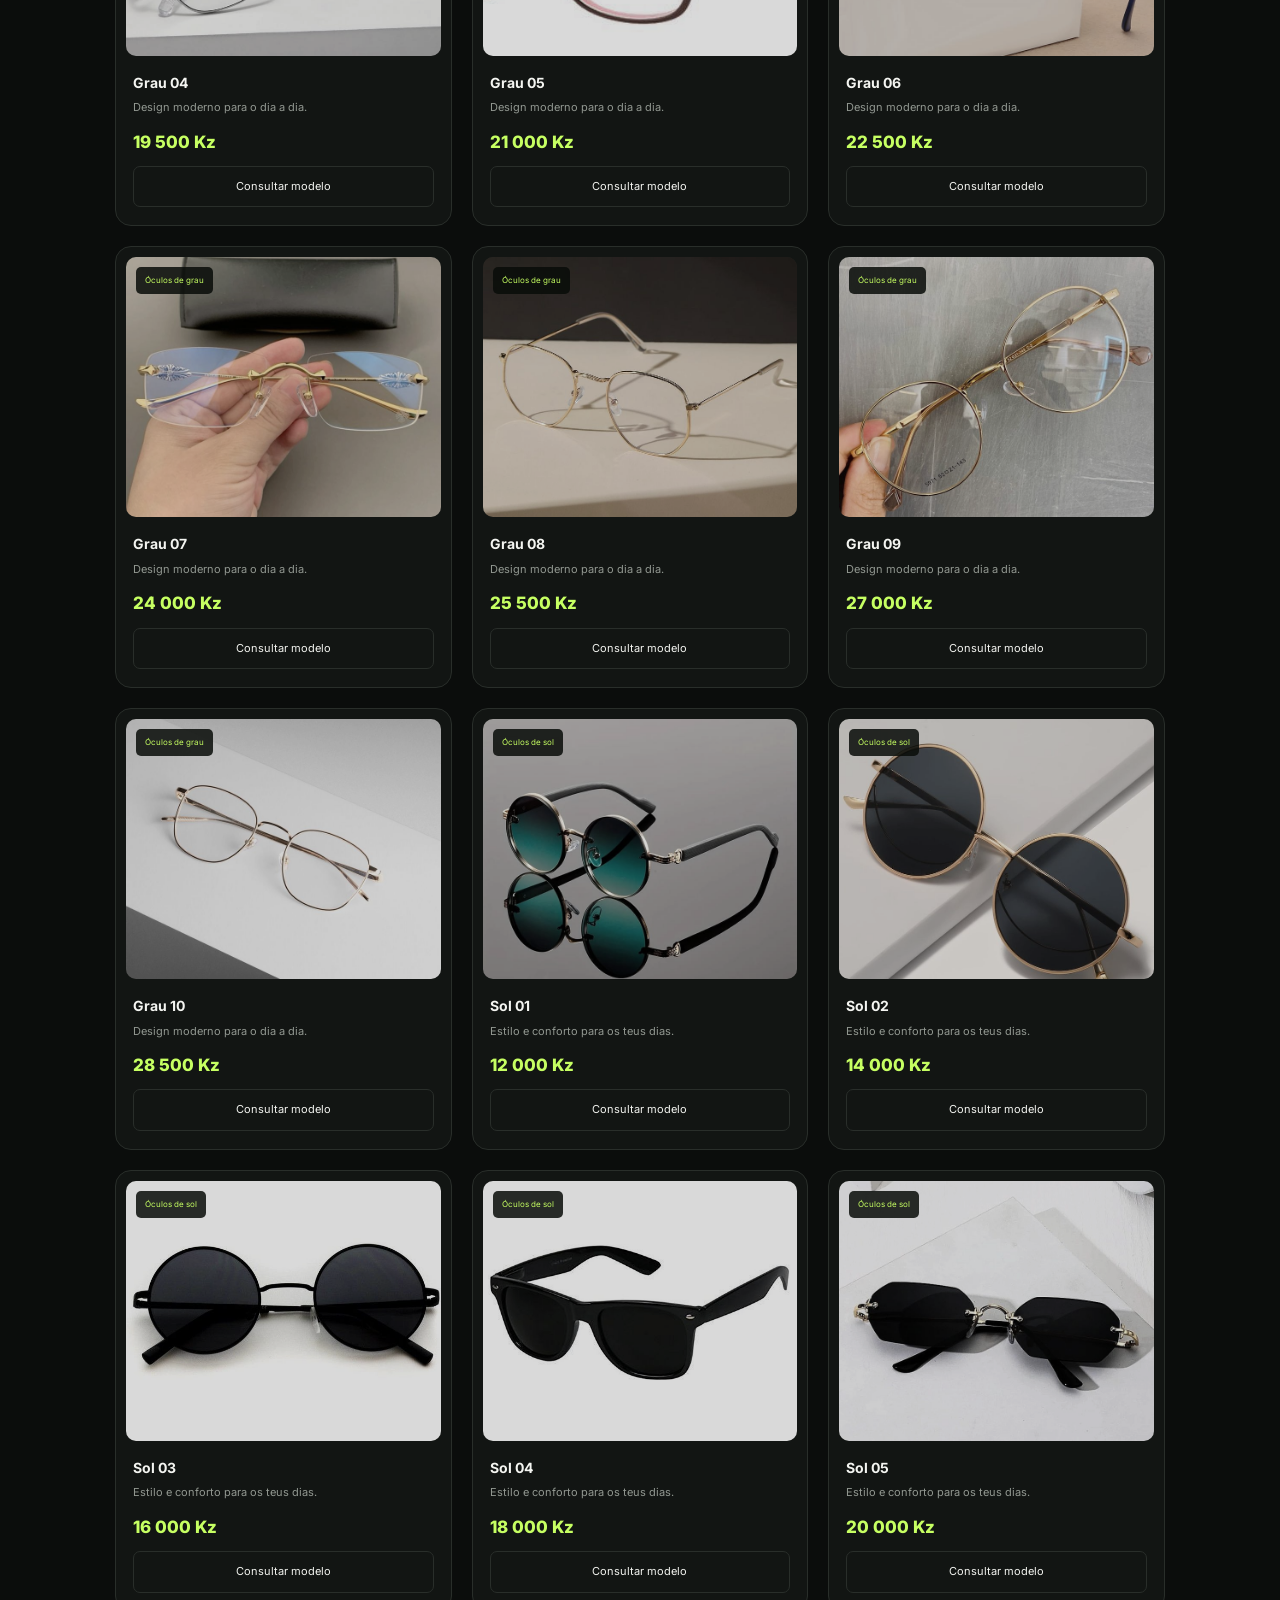
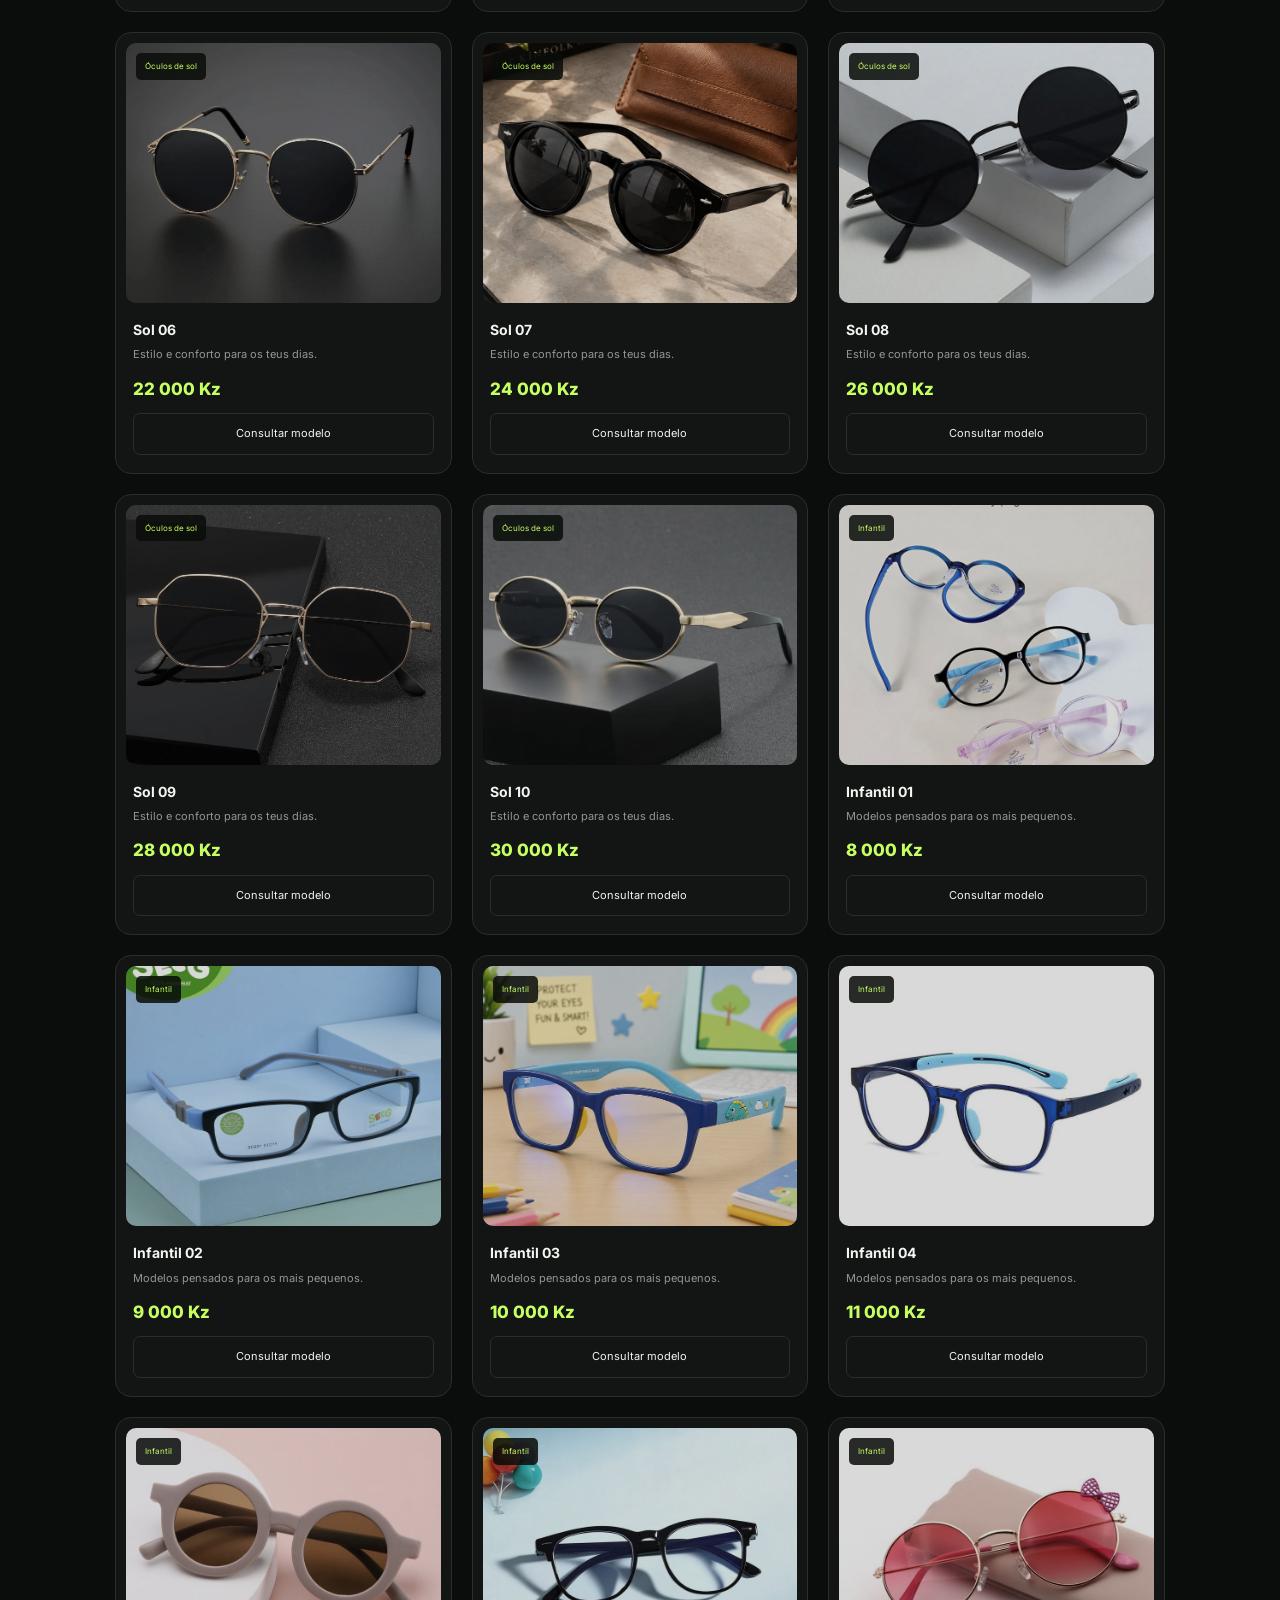
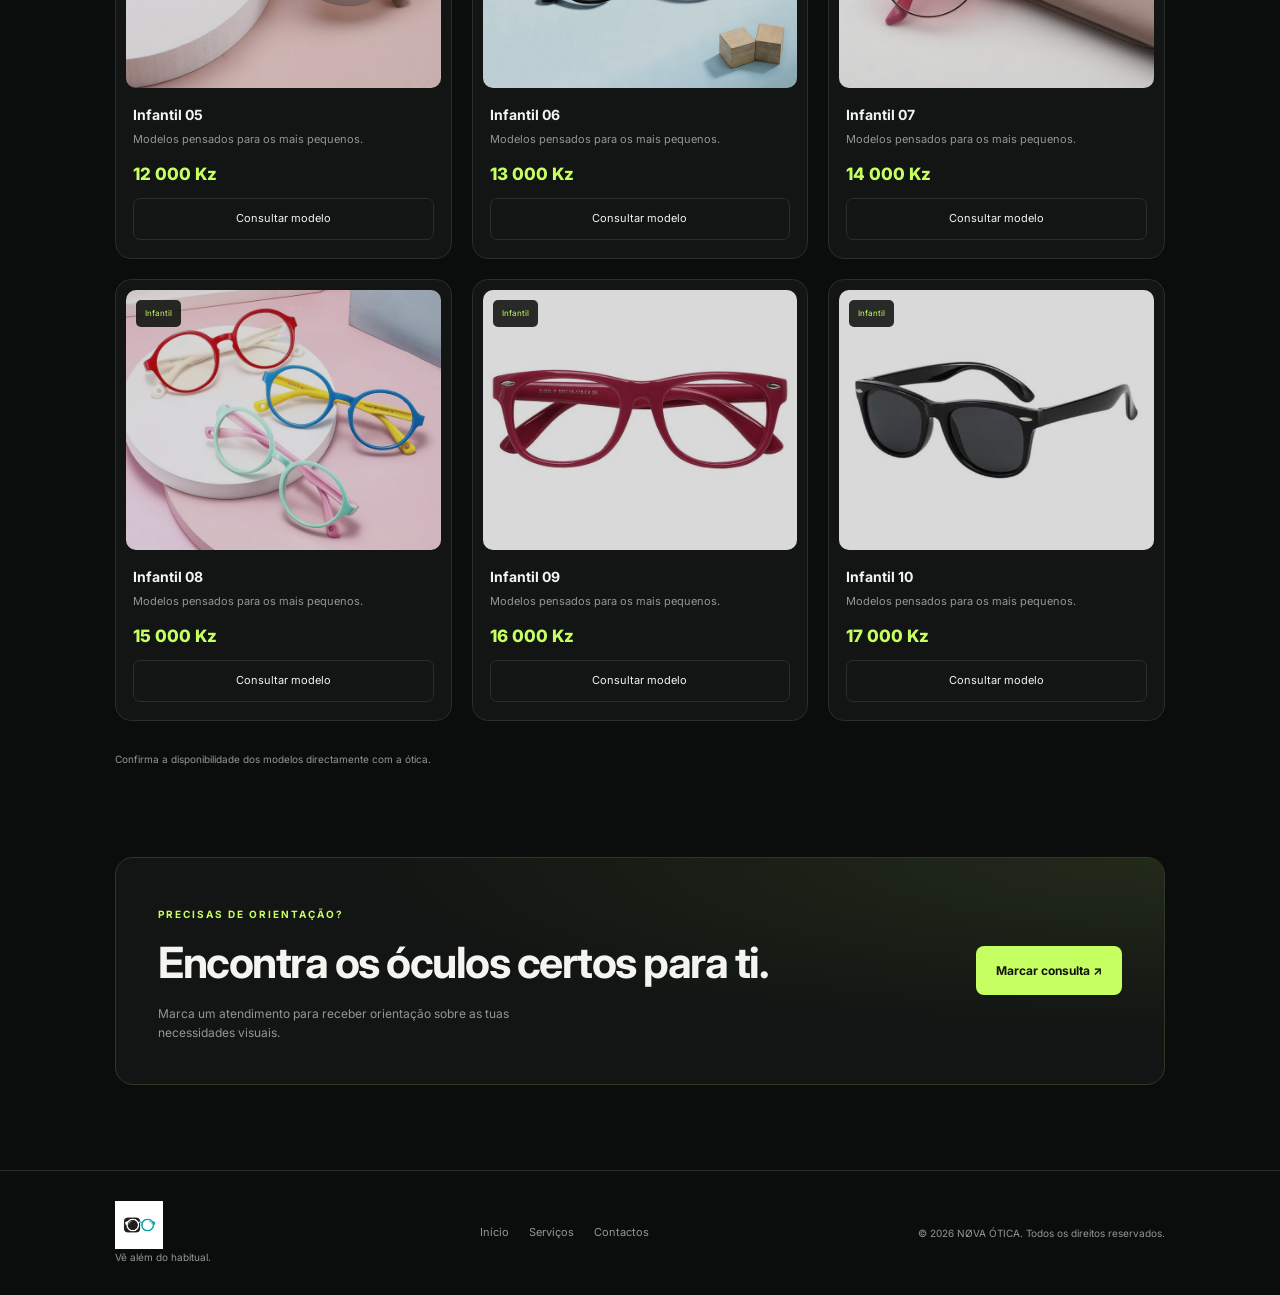
<file: optica-futurista/catalogo.html>
<!DOCTYPE html>
<html lang="pt-AO">
<head>
    <meta charset="UTF-8">
    <meta name="viewport" content="width=device-width, initial-scale=1.0">
    <meta name="description" content="Descobre os modelos da NØVA ÓTICA.">
    <title>Catálogo</title>
    <link rel="stylesheet" href="css/catalogo.css">
    <script src="js/catalogo.js" defer></script>
</head>
<body>

<header class="header">
        <div class="nav-container">
            <a href="index.html" class="brand">
                <img src="img/logo.jfif" alt="Nova Otica">
                <span>Nova <strong>Otica</strong></span>
            </a>

            <button class="menu-toggle" id="menu-toggle" aria-label="Abrir menu" aria-expanded="false">
                <span></span>
                <span></span>
                <span></span>
            </button>

            <nav class="nav" id="nav">
                <a href="index.html">Início</a>
                <a href="catalogo.html" class="active">Catálogo</a>
                <a href="servicos.html">Serviços</a>
                <a href="servicos.html#agendamento">Agendamentos</a>
                <a href="historico.html">Histórico</a>
                <a href="historico.html#contactos">Contactos</a>
                <a href="servicos.html#agendamento" class="nav-cta">Marcar consulta</a>
            </nav>
        </div>
    </header>

<main>
    <section class="hero">
        <div class="container hero-content">
            <span class="eyebrow">NØVA ÓTICA / CATÁLOGO</span>
            <h1>A tua visão.<br><span>O teu estilo.</span></h1>
            <p>Descobre modelos que combinam design, conforto e personalidade.</p>
            <a href="#produtos" class="primary-button">Explorar coleção ↓</a>
        </div>
        <div class="hero-decoration" aria-hidden="true">NØVA</div>
    </section>

    <section class="catalog-section" id="produtos">
        <div class="container">
            <div class="section-heading">
                <div>
                    <span class="eyebrow">A NOSSA COLEÇÃO</span>
                    <h2>Escolhe o teu modelo.</h2>
                </div>
                <p>Modelos para diferentes estilos e necessidades.</p>
            </div>

            <div class="catalog-toolbar">
                <div class="filters" aria-label="Filtrar produtos">
                    <button class="filter-button active" data-filter="todos" aria-pressed="true">Todos</button>
                    <button class="filter-button" data-filter="grau" aria-pressed="false">Óculos de grau</button>
                    <button class="filter-button" data-filter="sol" aria-pressed="false">Óculos de sol</button>
                    <button class="filter-button" data-filter="infantil" aria-pressed="false">Infantis</button>
                </div>

                <label class="search-box">
                    <span aria-hidden="true">⌕</span>
                    <input type="search" id="product-search"
                        placeholder="Pesquisar..." aria-label="Pesquisar modelos">
                </label>
            </div>

            <div class="results-info">
                <p id="results-count" aria-live="polite">A carregar produtos...</p>
            </div>

            <div class="product-grid" id="product-grid">
                <p class="loading-message">A preparar a coleção...</p>
            </div>

            <div class="empty-state" id="empty-state" hidden>
                <h3>Nenhum modelo encontrado</h3>
                <p>Experimenta outra pesquisa ou categoria.</p>
                <button class="reset-button" id="reset-filters">Ver produtos</button>
            </div>

            <p class="catalog-note">
                Confirma a disponibilidade dos modelos directamente com a ótica.
            </p>
        </div>
    </section>

    <section class="catalog-cta">
        <div class="container cta-content">
            <div>
                <span class="eyebrow">PRECISAS DE ORIENTAÇÃO?</span>
                <h2>Encontra os óculos certos para ti.</h2>
                <p>Marca um atendimento para receber orientação sobre as tuas necessidades visuais.</p>
            </div>
            <a href="servicos.html#agendamento" class="primary-button">Marcar consulta ↗</a>
        </div>
    </section>
</main>

<footer class="footer">
    <div class="container footer-content">
        <div class="footer-brand">
            <img src="img/logo.jfif" alt="NØVA ÓTICA">
            <p>Vê além do habitual.</p>
        </div>

        <div class="footer-links">
            <a href="index.html">Início</a>
            <a href="servicos.html">Serviços</a>
            <a href="contactos.html">Contactos</a>
        </div>

        <p class="copyright">© 2026 NØVA ÓTICA. Todos os direitos reservados.</p>
    </div>
</footer>

</body>
</html>
</file>
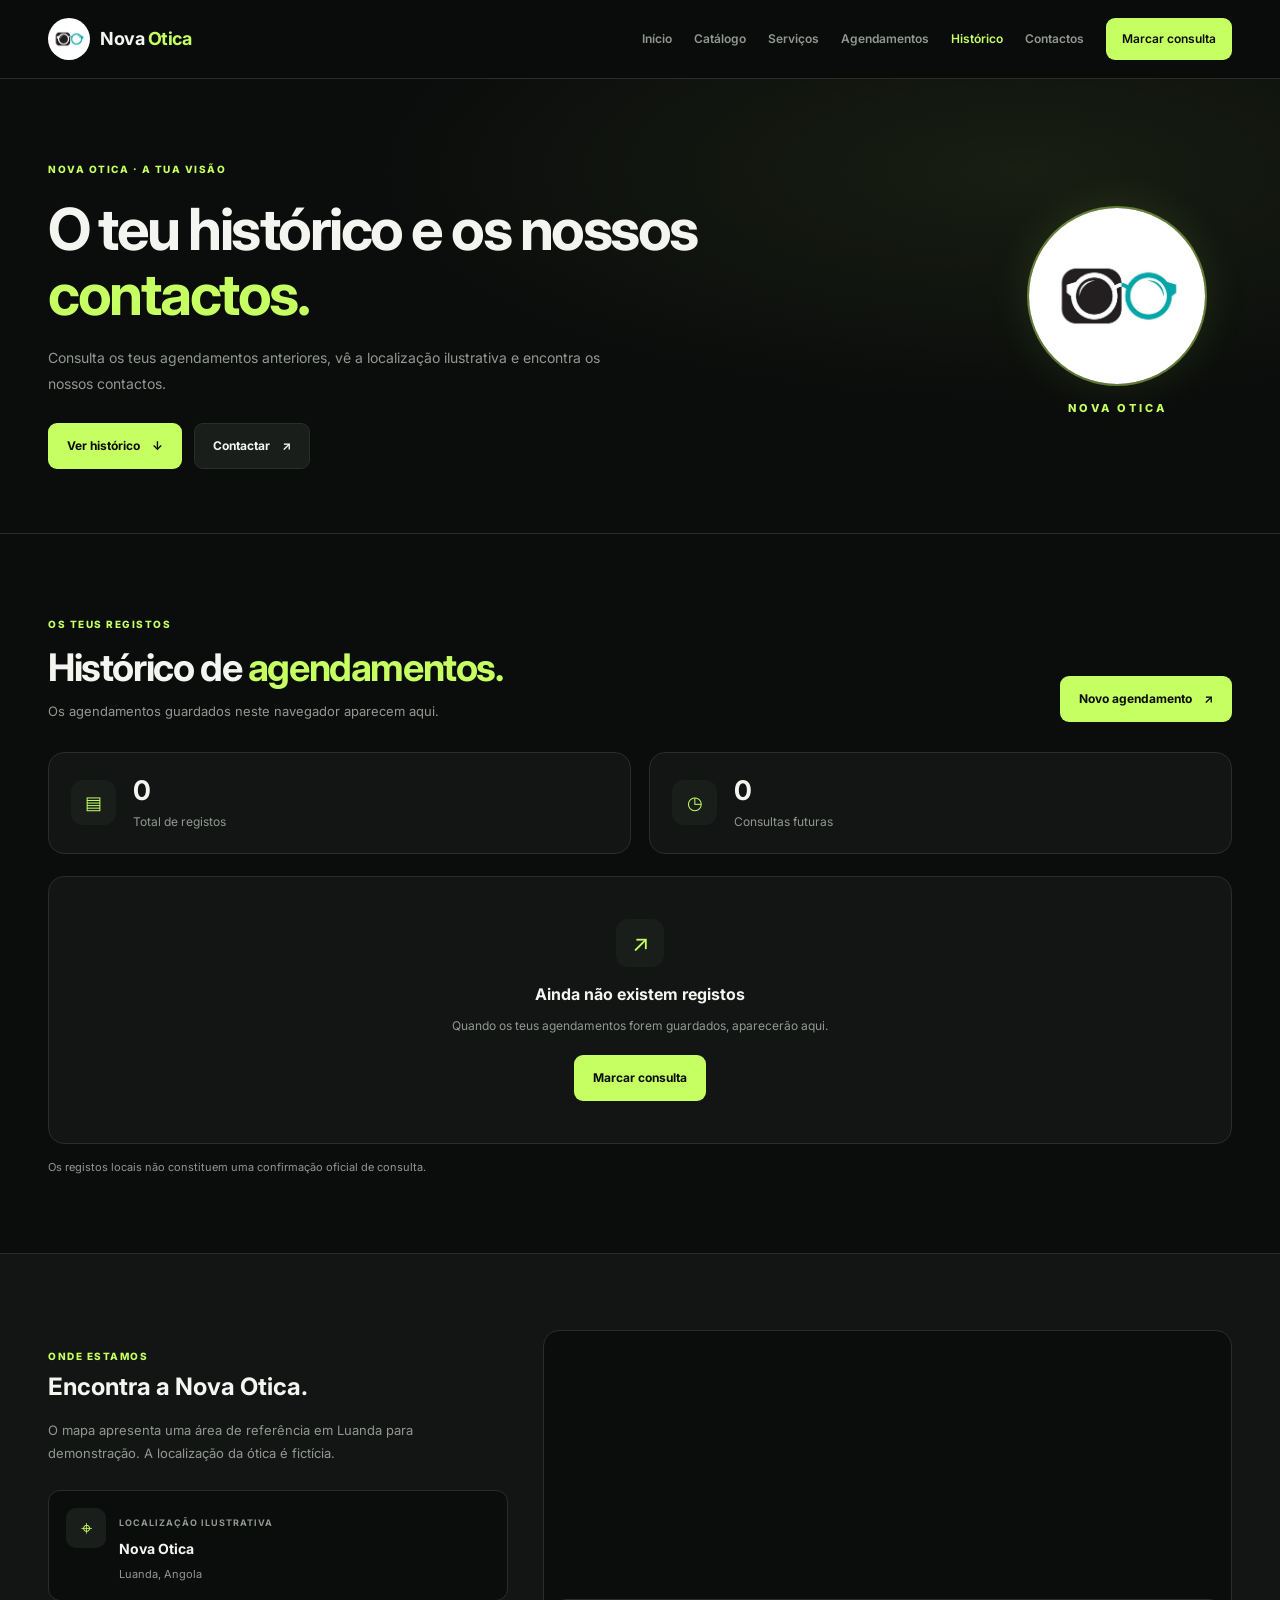
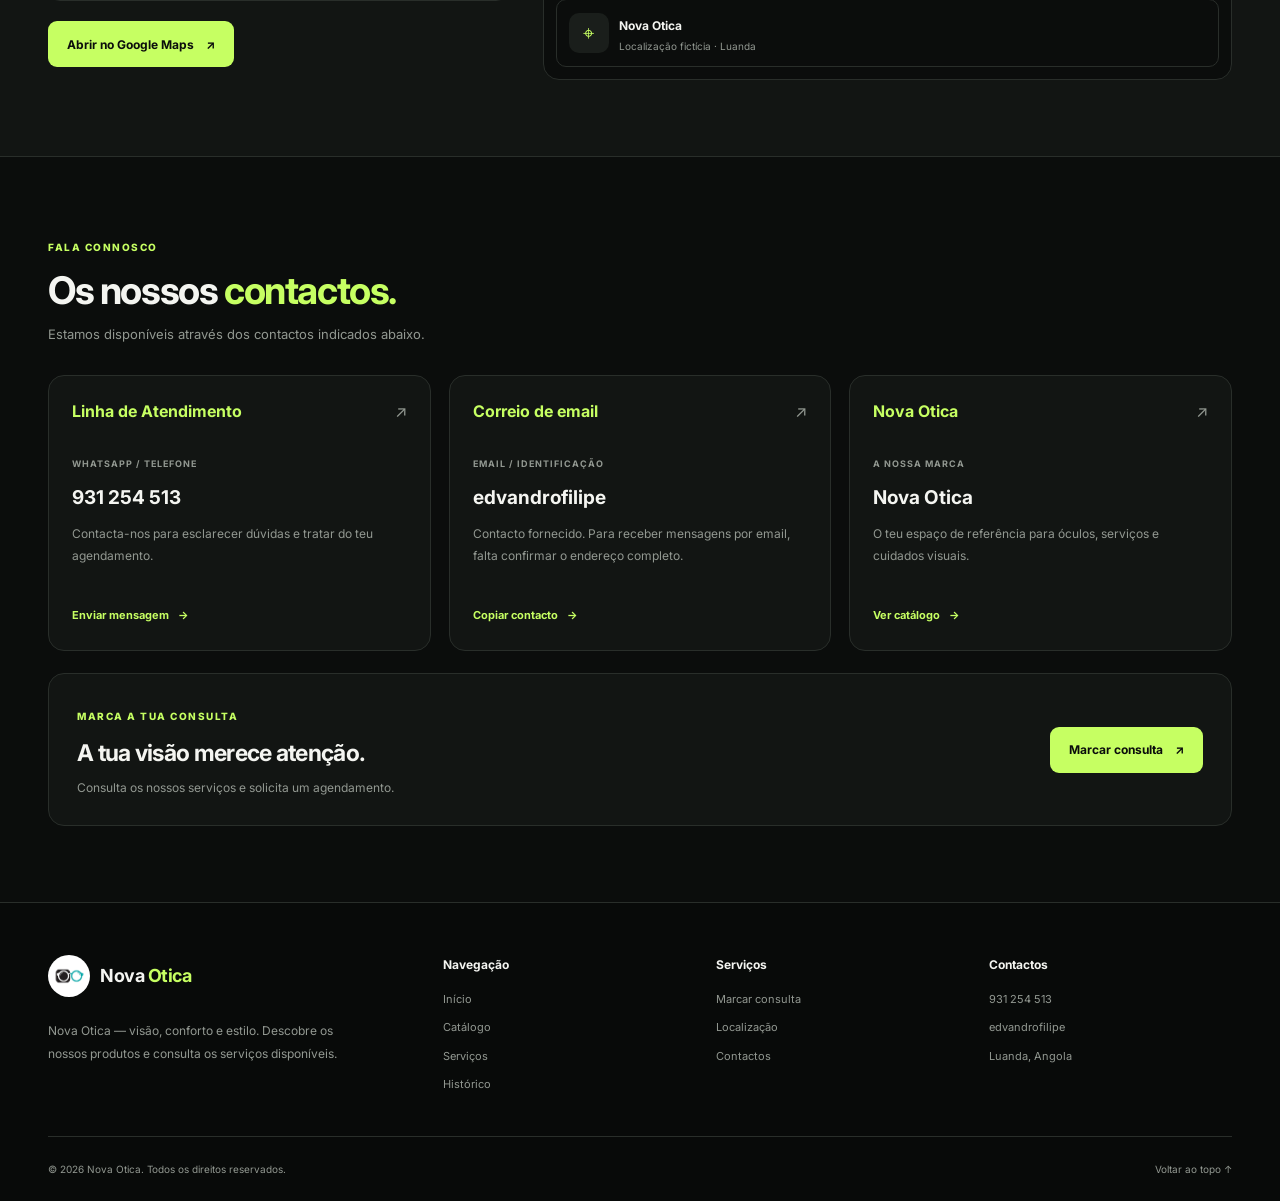
<file: optica-futurista/historico.html>
<!DOCTYPE html>
<html lang="pt-AO">

<head>
    <meta charset="UTF-8">
    <meta name="viewport" content="width=device-width, initial-scale=1.0">
    <meta name="theme-color" content="#0b0d0c">
    <title>Histórico e Contactos</title>

    <link rel="stylesheet" href="css/historico.css">
    <link rel="preconnect" href="https://fonts.googleapis.com">
    <link rel="preconnect" href="https://fonts.gstatic.com" crossorigin>
    <link href="https://fonts.googleapis.com/css2?family=Inter:wght@400;500;600;700;800&display=swap" rel="stylesheet">
</head>

<body>

    <header class="header">
        <div class="nav-container">
            <a href="index.html" class="brand">
                <img src="img/logo.jfif" alt="Nova Otica">
                <span>Nova <strong>Otica</strong></span>
            </a>

            <button class="menu-toggle" id="menu-toggle" aria-label="Abrir menu" aria-expanded="false">
                <span></span>
                <span></span>
                <span></span>
            </button>

            <nav class="nav" id="nav">
                <a href="index.html">Início</a>
                <a href="catalogo.html">Catálogo</a>
                <a href="servicos.html">Serviços</a>
                <a href="servicos.html#agendamento">Agendamentos</a>
                <a href="historico.html" class="active">Histórico</a>
                <a href="historico.html#contactos">Contactos</a>
                <a href="servicos.html#agendamento" class="nav-cta">Marcar consulta</a>
            </nav>
        </div>
    </header>

    <main>
        <section class="page-hero">
            <div class="container hero-layout">
                <div>
                    <span class="eyebrow">NOVA OTICA · A TUA VISÃO</span>
                    <h1>O teu histórico e os nossos <span>contactos.</span></h1>
                    <p>Consulta os teus agendamentos anteriores, vê a localização ilustrativa e encontra os nossos contactos.</p>

                    <div class="hero-actions">
                        <a href="#historico" class="btn btn-primary">Ver histórico <span>↓</span></a>
                        <a href="#contactos" class="btn btn-secondary">Contactar <span>↗</span></a>
                    </div>
                </div>

                <div class="hero-logo-box">
                    <img src="img/logo.jfif" alt="Logótipo Nova Otica" class="hero-logo">
                    <span>NOVA OTICA</span>
                </div>
            </div>
        </section>

        <section class="section container" id="historico">
            <div class="section-heading">
                <div>
                    <span class="eyebrow">OS TEUS REGISTOS</span>
                    <h2>Histórico de <span>agendamentos.</span></h2>
                    <p>Os agendamentos guardados neste navegador aparecem aqui.</p>
                </div>

                <a href="servicos.html#agendamento" class="btn btn-primary">Novo agendamento <span>↗</span></a>
            </div>

            <div class="stats-grid">
                <article class="stat-card">
                    <div class="stat-icon">▤</div>
                    <div>
                        <strong id="total-agendamentos">0</strong>
                        <p>Total de registos</p>
                    </div>
                </article>

                <article class="stat-card">
                    <div class="stat-icon">◷</div>
                    <div>
                        <strong id="proximos-agendamentos">0</strong>
                        <p>Consultas futuras</p>
                    </div>
                </article>
            </div>

            <div class="history-list" id="history-list">
                <div class="empty-history">
                    <div class="empty-icon">▤</div>
                    <h3>Ainda não existem agendamentos</h3>
                    <p>Quando os registos forem guardados, poderás consultá-los nesta área.</p>
                    <a href="servicos.html#agendamento" class="btn btn-primary">Marcar consulta</a>
                </div>
            </div>

            <p class="privacy-note">Os registos locais não constituem uma confirmação oficial de consulta.</p>
        </section>

        <section class="location-section" id="localizacao">
            <div class="container section location-layout">
                <div class="location-content">
                    <span class="eyebrow">ONDE ESTAMOS</span>
                    <h2>Encontra a <span>Nova Otica.</span></h2>
                    <p>O mapa apresenta uma área de referência em Luanda para demonstração. A localização da ótica é fictícia.</p>

                    <div class="location-card">
                        <div class="info-icon">⌖</div>
                        <div>
                            <span class="info-label">LOCALIZAÇÃO ILUSTRATIVA</span>
                            <h3>Nova Otica</h3>
                            <p>Luanda, Angola</p>
                        </div>
                    </div>

                    <a href="https://www.google.com/maps/search/?api=1&query=Luanda%2C%20Angola"
                       target="_blank" rel="noopener noreferrer" class="btn btn-primary">
                        Abrir no Google Maps <span>↗</span>
                    </a>
                </div>

                <div class="map-frame">
                    <iframe
                        title="Mapa de referência de Luanda"
                        src="https://maps.google.com/maps?q=Luanda%2C%20Angola&t=&z=12&ie=UTF8&iwloc=&output=embed"
                        loading="lazy"
                        referrerpolicy="no-referrer-when-downgrade"
                        allowfullscreen>
                    </iframe>
                    <div class="map-label">
                        <div class="info-icon">⌖</div>
                        <div>
                            <strong>Nova Otica</strong>
                            <p>Localização fictícia · Luanda</p>
                        </div>
                    </div>
                </div>
            </div>
        </section>

        <section class="section container" id="contactos">
            <div class="section-heading">
                <div>
                    <span class="eyebrow">FALA CONNOSCO</span>
                    <h2>Os nossos <span>contactos.</span></h2>
                    <p>Estamos disponíveis através dos contactos indicados abaixo.</p>
                </div>
            </div>

            <div class="contact-grid">
                <article class="contact-card">
                    <div class="contact-card-top">
                        <span class="contact-icon">Linha de Atendimento</span>
                        <span class="contact-arrow">↗</span>
                    </div>
                    <span class="info-label">WHATSAPP / TELEFONE</span>
                    <h3>931 254 513</h3>
                    <p>Contacta-nos para esclarecer dúvidas e tratar do teu agendamento.</p>
                    <a href="https://wa.me/244931254513" target="_blank" rel="noopener noreferrer" class="contact-link">
                        Enviar mensagem <span>→</span>
                    </a>
                </article>

                <article class="contact-card">
                    <div class="contact-card-top">
                        <span class="contact-icon">Correio de email</span>
                        <span class="contact-arrow">↗</span>
                    </div>
                    <span class="info-label">EMAIL / IDENTIFICAÇÃO</span>
                    <h3>edvandrofilipe</h3>
                    <p>Contacto fornecido. Para receber mensagens por email, falta confirmar o endereço completo.</p>
                    <button type="button" class="contact-link" id="copy-email">
                        Copiar contacto <span>→</span>
                    </button>
                </article>

                <article class="contact-card">
                    <div class="contact-card-top">
                        <span class="contact-icon">Nova Otica</span>
                        <span class="contact-arrow">↗</span>
                    </div>
                    <span class="info-label">A NOSSA MARCA</span>
                    <h3>Nova Otica</h3>
                    <p>O teu espaço de referência para óculos, serviços e cuidados visuais.</p>
                    <a href="catalogo.html" class="contact-link">
                        Ver catálogo <span>→</span>
                    </a>
                </article>
            </div>

            <div class="contact-banner">
                <div>
                    <span class="eyebrow">MARCA A TUA CONSULTA</span>
                    <h3>A tua visão merece atenção.</h3>
                    <p>Consulta os nossos serviços e solicita um agendamento.</p>
                </div>
                <a href="servicos.html#agendamento" class="btn btn-primary">Marcar consulta <span>↗</span></a>
            </div>
        </section>
    </main>

    <footer class="footer">
        <div class="container">
            <div class="footer-main">
                <div class="footer-brand">
                    <a href="index.html" class="brand">
                        <img src="img/logo.jfif" alt="Nova Otica">
                        <span>Nova <strong>Otica</strong></span>
                    </a>
                    <p>Nova Otica — visão, conforto e estilo. Descobre os nossos produtos e consulta os serviços disponíveis.</p>
                </div>

                <div class="footer-column">
                    <h3>Navegação</h3>
                    <a href="index.html">Início</a>
                    <a href="catalogo.html">Catálogo</a>
                    <a href="servicos.html">Serviços</a>
                    <a href="historico.html">Histórico</a>
                </div>

                <div class="footer-column">
                    <h3>Serviços</h3>
                    <a href="servicos.html#agendamento">Marcar consulta</a>
                    <a href="#localizacao">Localização</a>
                    <a href="#contactos">Contactos</a>
                </div>

                <div class="footer-column">
                    <h3>Contactos</h3>
                    <a href="https://wa.me/244931254513" target="_blank" rel="noopener noreferrer">931 254 513</a>
                    <span>edvandrofilipe</span>
                    <span>Luanda, Angola</span>
                </div>
            </div>

            <div class="footer-bottom">
                <span>© <span id="year">2026</span> Nova Otica. Todos os direitos reservados.</span>
                <a href="#top">Voltar ao topo ↑</a>
            </div>
        </div>
    </footer>

    <script src="js/historico.js"></script>
</body>
</html>
</file>
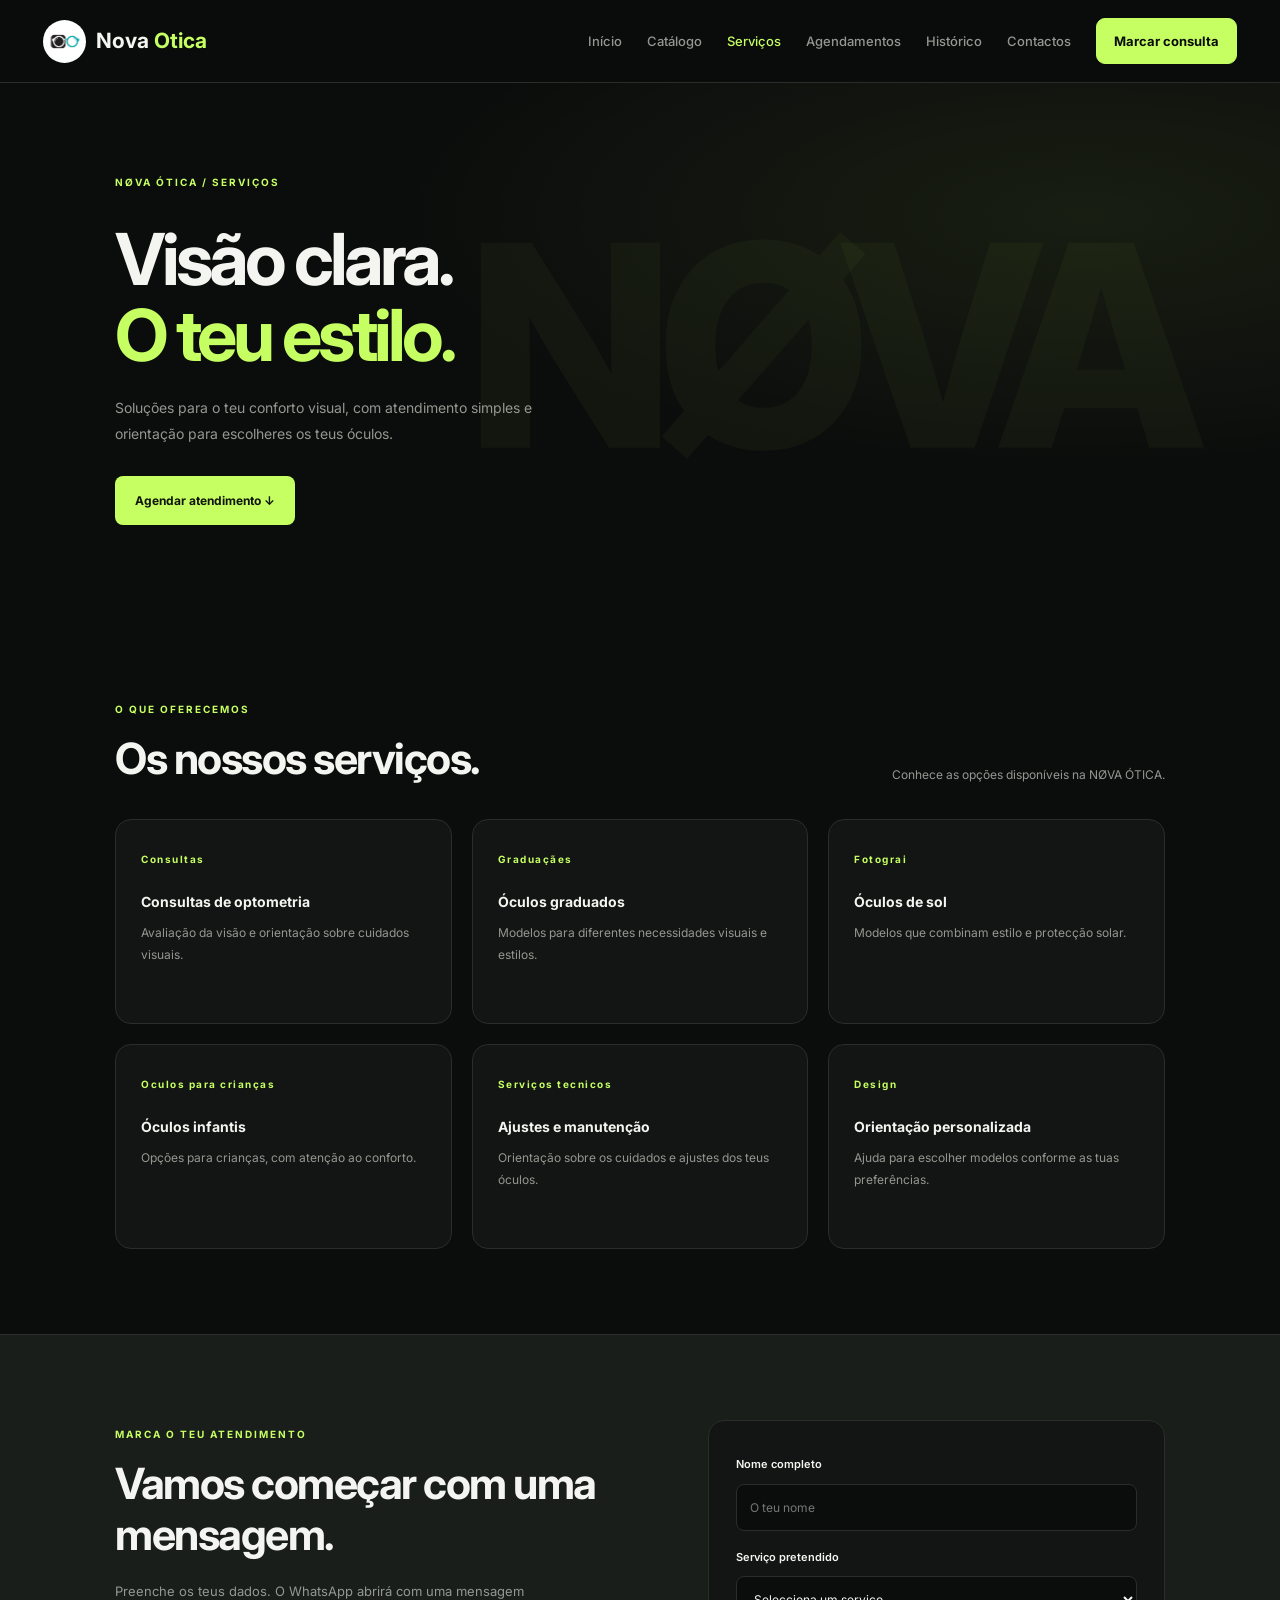
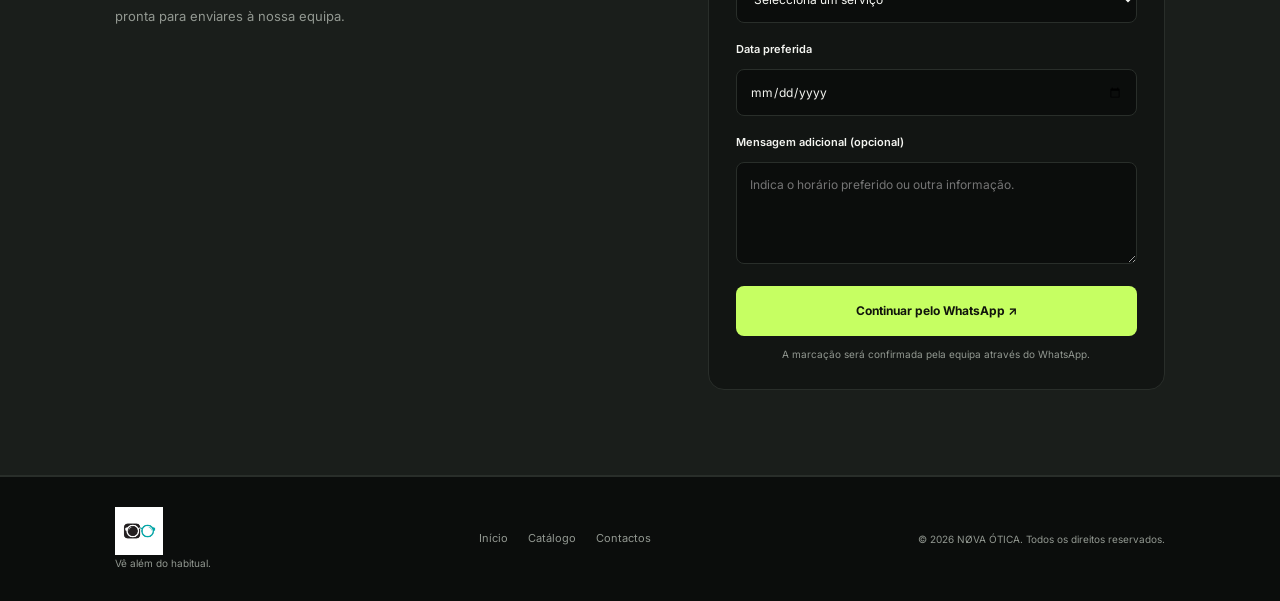
<file: optica-futurista/servicos.html>
<!DOCTYPE html>
<html lang="pt-AO">
<head>
    <meta charset="UTF-8">
    <meta name="viewport" content="width=device-width, initial-scale=1.0">
    <meta name="description" content="Conhece os serviços da NØVA ÓTICA e agenda o teu atendimento.">
    <title>Serviços</title>
    <link rel="stylesheet" href="css/servicos.css">
    <script src="js/servicos.js" defer></script>
</head>
<body>

 <header class="header">
        <div class="nav-container">
            <a href="index.html" class="brand">
                <img src="img/logo.jfif" alt="Nova Otica">
                <span>Nova <strong>Otica</strong></span>
            </a>

            <button class="menu-toggle" id="menu-toggle" aria-label="Abrir menu" aria-expanded="false">
                <span></span>
                <span></span>
                <span></span>
            </button>

            <nav class="nav" id="nav">
                <a href="index.html">Início</a>
                <a href="catalogo.html">Catálogo</a>
                <a href="servicos.html" class="active">Serviços</a>
                <a href="servicos.html#agendamento">Agendamentos</a>
                <a href="historico.html">Histórico</a>
                <a href="historico.html#contactos">Contactos</a>
                <a href="servicos.html#agendamento" class="nav-cta">Marcar consulta</a>
            </nav>
        </div>
    </header>

<main>
    <section class="hero">
        <div class="container hero-content">
            <span class="eyebrow">NØVA ÓTICA / SERVIÇOS</span>
            <h1>Visão clara.<br><span>O teu estilo.</span></h1>
            <p>
                Soluções para o teu conforto visual, com atendimento
                simples e orientação para escolheres os teus óculos.
            </p>
            <a href="#agendamento" class="primary-button">Agendar atendimento ↓</a>
        </div>
        <div class="hero-decoration" aria-hidden="true">NØVA</div>
    </section>

    <section class="services-section">
        <div class="container">
            <div class="section-heading">
                <div>
                    <span class="eyebrow">O QUE OFERECEMOS</span>
                    <h2>Os nossos serviços.</h2>
                </div>
                <p>Conhece as opções disponíveis na NØVA ÓTICA.</p>
            </div>

            <div class="services-grid">
                <article class="service-card">
                    <span class="service-number">Consultas</span>
                    <h3>Consultas de optometria</h3>
                    <p>Avaliação da visão e orientação sobre cuidados visuais.</p>
                </article>

                <article class="service-card">
                    <span class="service-number">Graduaçães</span>
                    <h3>Óculos graduados</h3>
                    <p>Modelos para diferentes necessidades visuais e estilos.</p>
                </article>

                <article class="service-card">
                    <span class="service-number">Fotograi</span>
                    <h3>Óculos de sol</h3>
                    <p>Modelos que combinam estilo e protecção solar.</p>
                </article>

                <article class="service-card">
                    <span class="service-number">Oculos para crianças</span>
                    <h3>Óculos infantis</h3>
                    <p>Opções para crianças, com atenção ao conforto.</p>
                </article>

                <article class="service-card">
                    <span class="service-number">Serviços tecnicos</span>
                    <h3>Ajustes e manutenção</h3>
                    <p>Orientação sobre os cuidados e ajustes dos teus óculos.</p>
                </article>

                <article class="service-card">
                    <span class="service-number">Design</span>
                    <h3>Orientação personalizada</h3>
                    <p>Ajuda para escolher modelos conforme as tuas preferências.</p>
                </article>
            </div>
        </div>
    </section>

    <section class="appointment-section" id="agendamento">
        <div class="container appointment-content">
            <div class="appointment-intro">
                <span class="eyebrow">MARCA O TEU ATENDIMENTO</span>
                <h2>Vamos começar com uma mensagem.</h2>
                <p>
                    Preenche os teus dados. O WhatsApp abrirá com uma
                    mensagem pronta para enviares à nossa equipa.
                </p>
            </div>

            <form id="appointment-form" class="appointment-form">
                <label for="name">Nome completo</label>
                <input
                    type="text"
                    id="name"
                    name="name"
                    placeholder="O teu nome"
                    maxlength="80"
                    autocomplete="name"
                    required
                >

                <label for="service">Serviço pretendido</label>
                <select id="service" name="service" required>
                    <option value="">Selecciona um serviço</option>
                    <option>Consulta de optometria</option>
                    <option>Óculos graduados</option>
                    <option>Óculos de sol</option>
                    <option>Óculos infantis</option>
                    <option>Ajustes e manutenção</option>
                    <option>Orientação personalizada</option>
                </select>

                <label for="date">Data preferida</label>
                <input type="date" id="date" name="date" required>

                <label for="message">Mensagem adicional (opcional)</label>
                <textarea
                    id="message"
                    name="message"
                    rows="4"
                    maxlength="500"
                    placeholder="Indica o horário preferido ou outra informação."
                ></textarea>

                <button type="submit" class="primary-button submit-button">
                    Continuar pelo WhatsApp ↗
                </button>

                <p class="form-note">
                    A marcação será confirmada pela equipa através do WhatsApp.
                </p>
            </form>
        </div>
    </section>
</main>

<footer class="footer">
    <div class="container footer-content">
        <div class="footer-brand">
            <img src="img/logo.jfif" alt="NØVA ÓTICA">
            <p>Vê além do habitual.</p>
        </div>

        <div class="footer-links">
            <a href="index.html">Início</a>
            <a href="catalogo.html">Catálogo</a>
            <a href="contactos.html">Contactos</a>
        </div>

        <p class="copyright">© 2026 NØVA ÓTICA. Todos os direitos reservados.</p>
    </div>
</footer>

</body>
</html>
</file>
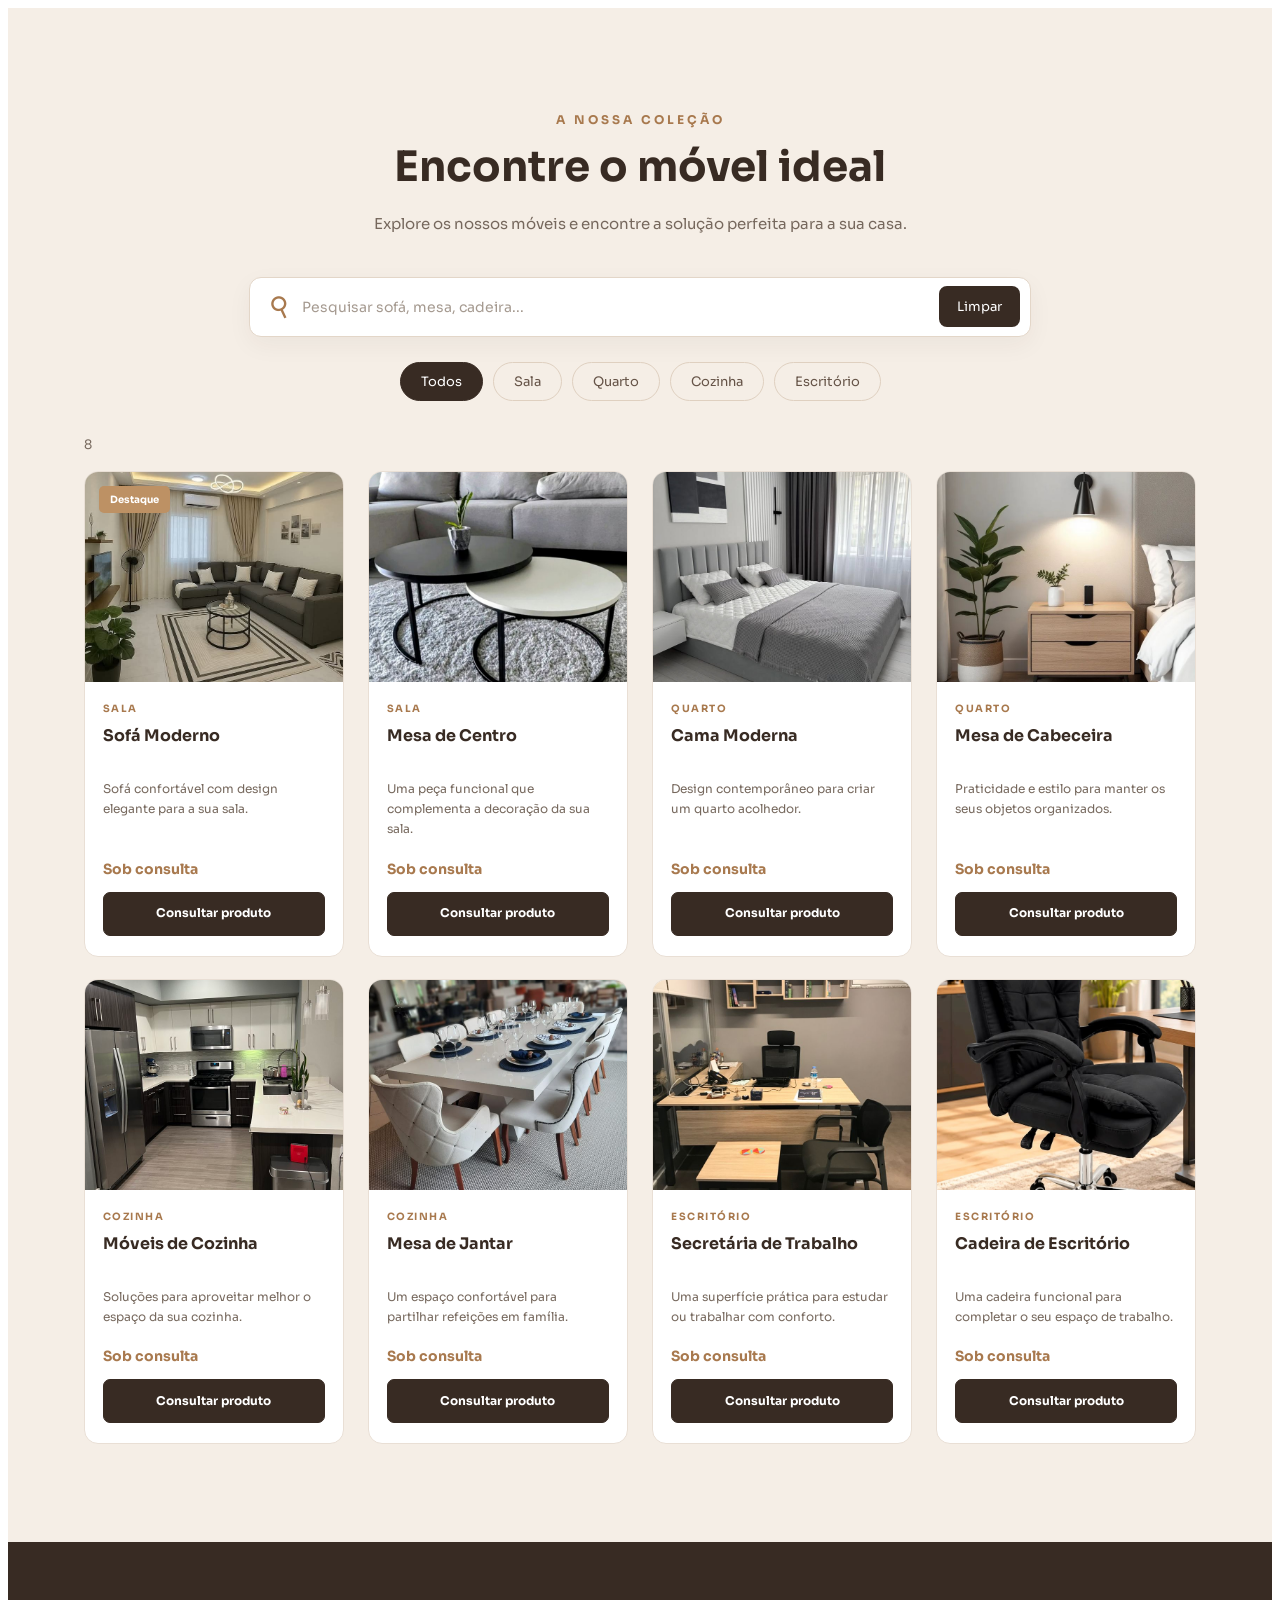
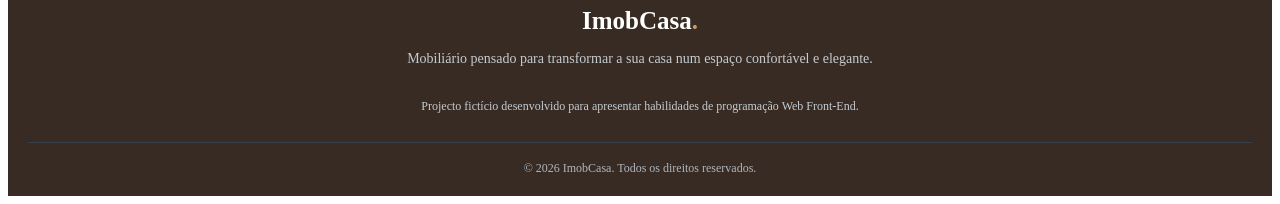
<file: imobiliarios/Pd/produtos.html>
<!doctype html>
<html lang="pt-br">
  <head>
    <meta charset="UTF-8" />
    <meta name="viewport" content="width=device-width, initial-scale=1.0" />
    <title>Produtos</title>
    <link rel="preconnect" href="https://fonts.googleapis.com" />
    <link rel="preconnect" href="https://fonts.gstatic.com" crossorigin />
    <link
      href="https://fonts.googleapis.com/css2?family=Sora:wght@100..800&display=swap"
      rel="stylesheet"
    />
    <link rel="stylesheet" href="produto.css" />
  </head>
  <body>
    <section class="imob-colecao" id="produtos">
      <div class="imob-container">
        <div class="imob-cabecalho">
          <span class="imob-etiqueta">A NOSSA COLEÇÃO</span>
          <h2>Encontre o móvel ideal</h2>
          <p>
            Explore os nossos móveis e encontre a solução perfeita para a sua
            casa.
          </p>
        </div>

        <div class="imob-pesquisa">
          <span class="imob-icone-pesquisa">&#9906;</span>
          <input
            type="search"
            id="pesquisaProdutos"
            placeholder="Pesquisar sofá, mesa, cadeira..."
            aria-label="Pesquisar produtos"
          />
          <button type="button" id="limparPesquisa">Limpar</button>
        </div>

        <div class="imob-categorias">
          <button class="imob-filtro ativo" data-categoria="todos">
            Todos
          </button>
          <button class="imob-filtro" data-categoria="sala">Sala</button>
          <button class="imob-filtro" data-categoria="quarto">Quarto</button>
          <button class="imob-filtro" data-categoria="cozinha">Cozinha</button>
          <button class="imob-filtro" data-categoria="escritorio">
            Escritório
          </button>
        </div>

        <div class="imob-resultados">
          <p id="contadorProdutos">8 produtos encontrados</p>
        </div>

        <div class="imob-lista-produtos" id="listaProdutos">
          <article class="imob-produto" data-categoria="sala">
            <div class="imob-imagem">
              <img
                src="img/Caderao moderno.jpeg"
                alt="Sofá moderno para sala"
                loading="lazy"
              />
              <span class="imob-tag">Destaque</span>
            </div>
            <div class="imob-info">
              <span class="imob-tipo">SALA</span>
              <h3>Sofá Moderno</h3>
              <p>Sofá confortável com design elegante para a sua sala.</p>
              <div class="imob-preco">Sob consulta</div>
              <a
                class="imob-contactar"
                href="https://wa.me/244923000000?text=Olá!%20Tenho%20interesse%20no%20Sofá%20Moderno."
                target="_blank"
                rel="noopener noreferrer"
                >Consultar produto</a
              >
            </div>
          </article>

          <article class="imob-produto" data-categoria="sala">
            <div class="imob-imagem">
              <img
                src="img/Mesa central.jpeg"
                alt="Mesa de centro para sala"
                loading="lazy"
              />
            </div>
            <div class="imob-info">
              <span class="imob-tipo">SALA</span>
              <h3>Mesa de Centro</h3>
              <p>Uma peça funcional que complementa a decoração da sua sala.</p>
              <div class="imob-preco">Sob consulta</div>
              <a
                class="imob-contactar"
                href="https://wa.me/244923000000?text=Olá!%20Tenho%20interesse%20na%20Mesa%20de%20Centro."
                target="_blank"
                rel="noopener noreferrer"
                >Consultar produto</a
              >
            </div>
          </article>

          <article class="imob-produto" data-categoria="quarto">
            <div class="imob-imagem">
              <img
                src="img/Cama moderna.jpeg"
                alt="Cama moderna para quarto"
                loading="lazy"
              />
            </div>
            <div class="imob-info">
              <span class="imob-tipo">QUARTO</span>
              <h3>Cama Moderna</h3>
              <p>Design contemporâneo para criar um quarto acolhedor.</p>
              <div class="imob-preco">Sob consulta</div>
              <a
                class="imob-contactar"
                href="https://wa.me/244923000000?text=Olá!%20Tenho%20interesse%20na%20Cama%20Moderna."
                target="_blank"
                rel="noopener noreferrer"
                >Consultar produto</a
              >
            </div>
          </article>

          <article class="imob-produto" data-categoria="quarto">
            <div class="imob-imagem">
              <img
                src="img/Mesa de cabeceira.jpeg"
                alt="Mesa de cabeceira"
                loading="lazy"
              />
            </div>
            <div class="imob-info">
              <span class="imob-tipo">QUARTO</span>
              <h3>Mesa de Cabeceira</h3>
              <p>
                Praticidade e estilo para manter os seus objetos organizados.
              </p>
              <div class="imob-preco">Sob consulta</div>
              <a
                class="imob-contactar"
                href="https://wa.me/244923000000?text=Olá!%20Tenho%20interesse%20na%20Mesa%20de%20Cabeceira."
                target="_blank"
                rel="noopener noreferrer"
                >Consultar produto</a
              >
            </div>
          </article>

          <article class="imob-produto" data-categoria="cozinha">
            <div class="imob-imagem">
              <img
                src="img/Moves de cuzhnha.jpeg"
                alt="Mobiliário de cozinha"
                loading="lazy"
              />
            </div>
            <div class="imob-info">
              <span class="imob-tipo">COZINHA</span>
              <h3>Móveis de Cozinha</h3>
              <p>Soluções para aproveitar melhor o espaço da sua cozinha.</p>
              <div class="imob-preco">Sob consulta</div>
              <a
                class="imob-contactar"
                href="https://wa.me/244923000000?text=Olá!%20Tenho%20interesse%20nos%20Móveis%20de%20Cozinha."
                target="_blank"
                rel="noopener noreferrer"
                >Consultar produto</a
              >
            </div>
          </article>

          <article class="imob-produto" data-categoria="cozinha">
            <div class="imob-imagem">
              <img
                src="img/A sala de jantar é o cômodo mais interativo da….jpeg"
                alt="Mesa de jantar com cadeiras"
                loading="lazy"
              />
            </div>
            <div class="imob-info">
              <span class="imob-tipo">COZINHA</span>
              <h3>Mesa de Jantar</h3>
              <p>Um espaço confortável para partilhar refeições em família.</p>
              <div class="imob-preco">Sob consulta</div>
              <a
                class="imob-contactar"
                href="https://wa.me/244923000000?text=Olá!%20Tenho%20interesse%20na%20Mesa%20de%20Jantar."
                target="_blank"
                rel="noopener noreferrer"
                >Consultar produto</a
              >
            </div>
          </article>

          <article class="imob-produto" data-categoria="escritorio">
            <div class="imob-imagem">
              <img
                src="img/Mesa de secretari.jpeg"
                alt="Secretária de escritório"
                loading="lazy"
              />
            </div>
            <div class="imob-info">
              <span class="imob-tipo">ESCRITÓRIO</span>
              <h3>Secretária de Trabalho</h3>
              <p>
                Uma superfície prática para estudar ou trabalhar com conforto.
              </p>
              <div class="imob-preco">Sob consulta</div>
              <a
                class="imob-contactar"
                href="https://wa.me/244923000000?text=Olá!%20Tenho%20interesse%20na%20Secretária%20de%20Trabalho."
                target="_blank"
                rel="noopener noreferrer"
                >Consultar produto</a
              >
            </div>
          </article>

          <article class="imob-produto" data-categoria="escritorio">
            <div class="imob-imagem">
              <img
                src="img/cadeira presidente.jpeg"
                alt="Cadeira para escritório"
                loading="lazy"
              />
            </div>
            <div class="imob-info">
              <span class="imob-tipo">ESCRITÓRIO</span>
              <h3>Cadeira de Escritório</h3>
              <p>
                Uma cadeira funcional para completar o seu espaço de trabalho.
              </p>
              <div class="imob-preco">Sob consulta</div>
              <a
                class="imob-contactar"
                href="https://wa.me/244923000000?text=Olá!%20Tenho%20interesse%20na%20Cadeira%20de%20Escritório."
                target="_blank"
                rel="noopener noreferrer"
                >Consultar produto</a
              >
            </div>
          </article>

          <div class="imob-sem-resultados" id="semResultados" hidden>
            <h3>Nenhum produto encontrado</h3>
            <p>Tente pesquisar com outro nome ou escolher outra categoria.</p>
            <button type="button" id="verTodos">Ver todos os produtos</button>
          </div>
        </div>
      </div>
    </section>

    <footer class="imob-footer">
      <h3>ImobCasa<span>.</span></h3>

      <p>
        Mobiliário pensado para transformar a sua casa num espaço confortável e
        elegante.
      </p>

      <p class="imob-footer-aviso">
        Projecto fictício desenvolvido para apresentar habilidades de
        programação Web Front-End.
      </p>

      <div class="imob-footer-bottom">
        © 2026 ImobCasa. Todos os direitos reservados.
      </div>
    </footer>

    <script src="script.js"></script>
  </body>
</html>
</file>
<file: History-of-Legends-GitHub/style.css>
/* Geral */

@import url("https://fonts.googleapis.com/css2?family=Inter:wght@400;500;600;700;800&family=Orbitron:wght@500;600;700;800&display=swap");

:root {
    --bg: #030711;
    --blue: #176bff;
    --blue-light: #57b8ff;
    --text: #f5f8ff;
    --muted: #a4b2c9;
    --glass: rgba(10, 25, 50, 0.38);
    --border: rgba(110, 175, 255, 0.22);
}

* {
    margin: 0;
    padding: 0;
    box-sizing: border-box;
}

html {
    scroll-behavior: smooth;
}

body {
    min-height: 100vh;
    background: var(--bg);
    color: var(--text);
    font-family: "Inter", sans-serif;
    overflow-x: hidden;
}

/* Header */

header {
    position: absolute;
    top: 0;
    left: 0;
    width: 100%;
    z-index: 10;
    padding: 24px 7%;
    background: rgba(3, 9, 22, 0.28);
    backdrop-filter: blur(18px);
    -webkit-backdrop-filter: blur(18px);
    border-bottom: 1px solid rgba(120, 180, 255, 0.12);
    animation: headerEnter 1s ease both;
}

.container {
    width: 100%;
    max-width: 1400px;
    margin: auto;
    display: flex;
    align-items: center;
    justify-content: space-between;
    gap: 24px;
}

.container>div {
    font-family: "Orbitron", sans-serif;
    font-size: 19px;
    font-weight: 800;
    letter-spacing: 1.5px;
    text-transform: uppercase;
    color: #fff;
    text-shadow: 0 0 20px rgba(23, 107, 255, 0.45);
    white-space: nowrap;
}

.container>div::first-letter {
    color: var(--blue-light);
}

/* Menu */

nav ul {
    display: flex;
    align-items: center;
    gap: 36px;
    list-style: none;
}

nav a {
    position: relative;
    display: inline-block;
    color: #d6e4ff;
    text-decoration: none;
    font-size: 13px;
    font-weight: 600;
    letter-spacing: 1px;
    transition: color 0.3s ease;
}

nav a::after {
    content: "";
    position: absolute;
    left: 0;
    bottom: -8px;
    width: 0;
    height: 2px;
    background: var(--blue-light);
    box-shadow: 0 0 12px var(--blue);
    transition: width 0.35s ease;
}

nav a:hover {
    color: var(--blue-light);
}

nav a:hover::after {
    width: 100%;
}

/* Hero */

section {
    position: relative;
    isolation: isolate;
    min-height: 100vh;
    min-height: 100svh;
    display: flex;
    align-items: center;
    justify-content: center;
    padding: 150px 7% 90px;
    overflow: hidden;
    background:
        radial-gradient(ellipse at 50% 45%,
            rgba(15, 74, 160, 0.22),
            transparent 65%),
        linear-gradient(135deg, #030711, #07152b);
}

.hero-video {
    position: absolute;
    inset: 0;
    z-index: -2;
    width: 100%;
    height: 100%;
    object-fit: cover;
    object-position: center;
    pointer-events: none;
}

section::before {
    content: "";
    position: absolute;
    inset: 0;
    z-index: -1;
    pointer-events: none;
    background:
        linear-gradient(90deg,
            rgba(2, 7, 17, 0.8),
            rgba(3, 12, 30, 0.43),
            rgba(2, 7, 17, 0.75)),
        linear-gradient(0deg,
            #030711 0%,
            transparent 30%,
            rgba(3, 7, 17, 0.25) 100%);
}

section::after {
    content: "";
    position: absolute;
    z-index: -1;
    width: 550px;
    height: 550px;
    top: 15%;
    left: 50%;
    transform: translateX(-50%);
    border-radius: 50%;
    background: rgba(0, 100, 255, 0.12);
    filter: blur(120px);
    pointer-events: none;
    animation: blueGlow 7s ease-in-out infinite alternate;
}

.hero {
    width: 100%;
    max-width: 1050px;
    margin: auto;
    text-align: center;
    position: relative;
    z-index: 1;
    animation: heroEnter 1.2s ease both;
}

/* Texto pequeno */

.hero>div:first-child {
    display: inline-flex;
    align-items: center;
    justify-content: center;
    gap: 12px;
    margin-bottom: 28px;
    padding: 11px 20px;
    border: 1px solid var(--border);
    border-radius: 50px;
    background: rgba(16, 47, 91, 0.27);
    backdrop-filter: blur(14px);
    -webkit-backdrop-filter: blur(14px);
    color: var(--blue-light);
    font-size: 11px;
    font-weight: 700;
    letter-spacing: 4px;
    box-shadow:
        0 0 30px rgba(0, 90, 255, 0.08),
        inset 0 0 15px rgba(60, 140, 255, 0.04);
}

.hero>div:first-child::before {
    content: "";
    width: 6px;
    height: 6px;
    flex-shrink: 0;
    border-radius: 50%;
    background: var(--blue-light);
    box-shadow: 0 0 12px var(--blue-light);
    animation: pulse 1.8s ease-in-out infinite;
}

/* Título */

.hero h1 {
    max-width: 1050px;
    margin: 0 auto 26px;
    font-family: "Orbitron", sans-serif;
    font-size: clamp(34px, 6vw, 76px);
    font-weight: 800;
    line-height: 1.15;
    letter-spacing: -2px;
    color: #fff;
    text-wrap: balance;
    text-shadow:
        0 0 30px rgba(23, 107, 255, 0.2),
        0 8px 35px rgba(0, 0, 0, 0.55);
    animation: titleGlow 4s ease-in-out infinite alternate;
}

/* Descrição */

.hero p {
    max-width: 720px;
    margin: 0 auto;
    color: var(--muted);
    font-size: clamp(14px, 1.5vw, 17px);
    font-weight: 400;
    line-height: 1.9;
    letter-spacing: 0.2px;
}

/* Botões */

.btn-hero {
    display: flex;
    align-items: center;
    justify-content: center;
    flex-wrap: wrap;
    gap: 18px;
    margin-top: 40px;
}

.btn-hero button {
    position: relative;
    min-height: 54px;
    padding: 0 28px;
    border: 1px solid var(--border);
    border-radius: 15px;
    font-family: "Inter", sans-serif;
    font-size: 11px;
    font-weight: 800;
    letter-spacing: 1.2px;
    cursor: pointer;
    overflow: hidden;
    transition:
        transform 0.3s ease,
        background 0.3s ease,
        border-color 0.3s ease,
        box-shadow 0.3s ease;
}

.btn-hero button:first-child {
    color: #fff;
    border-color: rgba(83, 166, 255, 0.7);
    background: linear-gradient(135deg, #176bff, #0644bd);
    box-shadow:
        0 8px 30px rgba(0, 91, 255, 0.23),
        inset 0 1px 0 rgba(255, 255, 255, 0.2);
}

.btn-hero button:first-child::before {
    content: "";
    position: absolute;
    top: -50%;
    left: -80%;
    width: 45%;
    height: 200%;
    transform: rotate(25deg);
    background: rgba(255, 255, 255, 0.18);
    transition: left 0.6s ease;
}

.btn-hero button:first-child:hover::before {
    left: 140%;
}

.btn-hero button:first-child:hover {
    transform: translateY(-4px);
    background: linear-gradient(135deg, #3584ff, #0755df);
    box-shadow: 0 12px 40px rgba(0, 91, 255, 0.38);
}

.btn-hero button:last-child {
    color: #e2edff;
    background: rgba(12, 28, 53, 0.32);
    backdrop-filter: blur(14px);
    -webkit-backdrop-filter: blur(14px);
    border-color: rgba(160, 197, 255, 0.28);
}

.btn-hero button:last-child:hover {
    transform: translateY(-4px);
    color: #fff;
    background: rgba(33, 91, 165, 0.28);
    border-color: var(--blue-light);
    box-shadow: 0 8px 30px rgba(0, 100, 255, 0.15);
}

.btn-hero button:focus-visible,
nav a:focus-visible {
    outline: 2px solid var(--blue-light);
    outline-offset: 5px;
}

/* STORIES LINK - NEW STYLE */
.btn-hero .stories-btn {
    display: inline-block;
    padding: 15px 28px;
    background: transparent;
    color: #ffffff;
    border: 1px solid #087cff;
    border-radius: 10px;
    font-size: 14px;
    font-weight: 700;
    text-decoration: none;
    text-align: center;
    cursor: pointer;
    transition: 0.3s ease;
}

.btn-hero .stories-btn:hover {
    background: transparent;
    color: #42a5ff;
    border-color: #42a5ff;
    transform: translateY(-3px);
    box-shadow: 0 0 18px #087cff50;
}

/* Hero Mobile */

@media (max-width: 768px) {
    .hero {
        position: relative;
        min-height: 100svh;
        overflow: hidden;
        isolation: isolate;
    }

    .video-pc {
        display: none;
    }

    .video-mobile {
        display: block;
        position: absolute;
        inset: 0;
        z-index: -1;
        width: 100%;
        height: 100%;
        object-fit: cover;
        object-position: center;
    }

    .hero-content {
        position: relative;
        z-index: 1;
        padding: 100px 20px 50px;
    }
}

/* Animações */

@keyframes headerEnter {
    from {
        opacity: 0;
        transform: translateY(-20px);
    }

    to {
        opacity: 1;
        transform: translateY(0);
    }
}

@keyframes heroEnter {
    from {
        opacity: 0;
        transform: translateY(30px);
    }

    to {
        opacity: 1;
        transform: translateY(0);
    }
}

@keyframes blueGlow {
    from {
        opacity: 0.5;
        scale: 0.9;
    }

    to {
        opacity: 1;
        scale: 1.15;
    }
}

@keyframes pulse {

    0%,
    100% {
        opacity: 1;
        box-shadow: 0 0 12px var(--blue-light);
    }

    50% {
        opacity: 0.45;
        box-shadow: 0 0 3px var(--blue-light);
    }
}

@keyframes titleGlow {
    from {
        text-shadow: 0 0 20px rgba(23, 107, 255, 0.12);
    }

    to {
        text-shadow: 0 0 35px rgba(23, 107, 255, 0.3);
    }
}

/* Responsividade */

@media (max-width: 768px) {
    header {
        padding: 20px 5%;
    }

    .container {
        flex-direction: column;
        gap: 22px;
    }

    .container>div {
        font-size: 16px;
        letter-spacing: 1px;
    }

    nav ul {
        justify-content: center;
        flex-wrap: wrap;
        gap: 20px;
    }

    nav a {
        font-size: 11px;
    }

    section {
        padding: 165px 6% 70px;
    }

    .hero>div:first-child {
        margin-bottom: 24px;
        padding: 10px 14px;
        font-size: 9px;
        letter-spacing: 2.5px;
    }

    .hero h1 {
        font-size: clamp(32px, 8vw, 54px);
        letter-spacing: -1.5px;
        margin-bottom: 22px;
    }

    .hero p {
        font-size: 14px;
        line-height: 1.8;
    }

    .btn-hero {
        gap: 12px;
        margin-top: 30px;
    }

    .btn-hero button {
        width: 100%;
        max-width: 330px;
        min-height: 52px;
        padding: 0 15px;
        font-size: 10px;
    }

    section::after {
        width: 300px;
        height: 300px;
        filter: blur(85px);
    }
}

@media (max-width: 380px) {
    nav ul {
        gap: 14px;
    }

    .container>div {
        font-size: 14px;
    }

    .hero h1 {
        font-size: 30px;
    }

    .hero>div:first-child {
        font-size: 8px;
        letter-spacing: 2px;
    }
}

/* Movimento reduzido */

@media (prefers-reduced-motion: reduce) {

    *,
    *::before,
    *::after {
        animation-duration: 0.01ms !important;
        animation-iteration-count: 1 !important;
        scroll-behavior: auto !important;
        transition-duration: 0.01ms !important;
    }
}

/* Legends */

.legends {
    padding: 80px 7%;
    background: transparent;
    color: #f5f8ff;
    overflow: hidden;
}

.legends>h1 {
    margin: 0 0 12px;
    color: #57b8ff;
    font-family: "Orbitron", sans-serif;
    font-size: 12px;
    letter-spacing: 4px;
    text-align: center;
}

.legends>h3 {
    margin: 0 0 15px;
    font-family: "Orbitron", sans-serif;
    font-size: clamp(25px, 4vw, 40px);
    text-align: center;
}

.legends>p {
    max-width: 650px;
    margin: 0 auto 35px;
    color: #a4b2c9;
    font-size: 14px;
    line-height: 1.8;
    text-align: center;
}

/* Carrossel */

.legends>div:not(.desc-l) {
    display: flex;
    flex-wrap: wrap;
    gap: 20px;
    margin-top: 0;
}

.legends>div:not(.desc-l)>h3 {
    flex: 0 0 100%;
    margin: 0 0 5px;
    font-family: "Orbitron", sans-serif;
    font-size: 20px;
}

.card-l {
    position: relative;
    flex: 1 0 250px;
    max-width: 350px;
    height: 380px;
    overflow: hidden;
    border: 1px solid rgba(87, 184, 255, 0.22);
    border-radius: 16px;
    background: rgba(0, 91, 255, 0.23);
    box-shadow: 0 10px 35px rgba(0, 0, 0, 0.3);
    isolation: isolate;
    transition:
        transform 0.35s ease,
        border-color 0.35s ease;
}

.card-l:hover {
    transform: translateY(-7px);
    border-color: rgba(87, 184, 255, 0.65);
}

.card-l img {
    position: absolute;
    inset: 0;
    z-index: -2;
    width: 100%;
    height: 100%;
    object-fit: cover;
    transition: transform 0.5s ease;
}

.card-l:hover img {
    transform: scale(1.05);
}

.card-l::after {
    content: "";
    position: absolute;
    inset: 0;
    z-index: -1;
    background: linear-gradient(to bottom,
            rgba(0, 0, 0, 0.12),
            rgba(0, 0, 0, 0.35) 45%,
            rgba(0, 0, 0, 0.88));
    backdrop-filter: blur(1px);
    pointer-events: none;
}

.card-l p {
    position: absolute;
    left: 20px;
    bottom: 62px;
    margin: 0;
    color: #fff;
    font-family: "Orbitron", sans-serif;
    font-size: 18px;
    font-weight: 700;
}

.history-btn {
   position: absolute;
    left: 20px;
    bottom: 18px;
    padding: 11px 17px;
    border: 1px solid rgba(87, 184, 255, 0.5);
    border-radius: 6px;
    text-decoration: none;
    background: rgba(0, 0, 0, 0.45);
    color: #fff;
    font-size: 10px;
    font-weight: 700;
    letter-spacing: 1px;
    backdrop-filter: blur(10px);
    cursor: pointer;
    transition: background 0.3s ease;
}

.history-btn:hover {
    background: transparent;
    color: #42a5ff;
    transform: translateY(-3px);
    box-shadow: 0 0 18px #087cff50;
}


/* Descrição */

.desc-l {
    max-width: 850px;
    margin: 28px auto 0;
    padding: 20px 24px;
    border: 1px solid rgba(87, 184, 255, 0.15);
    border-radius: 12px;
    background: rgba(0, 0, 0, 0.3);
    backdrop-filter: blur(12px);
}

.desc-l p {
    margin: 0;
    color: #aebbd0;
    font-size: 14px;
    line-height: 1.9;
    white-space: pre-line;
}

/* Animação ao aparecer */

.legends>h1,
.legends>h3,
.legends>p,
.legends>div,
.card-l {
    animation: legendsReveal 0.8s ease both;
}

.card-l:nth-of-type(2) {
    animation-delay: 0.12s;
}

.card-l:nth-of-type(3) {
    animation-delay: 0.24s;
}

.card-l:nth-of-type(4) {
    animation-delay: 0.36s;
}

@keyframes legendsReveal {
    from {
        opacity: 0;
        transform: translateY(25px);
    }

    to {
        opacity: 1;
        transform: translateY(0);
    }
}

/* Responsividade */

@media (max-width: 768px) {
    .legends {
        padding: 60px 5%;
    }

    .legends>p {
        margin-bottom: 28px;
    }

    .legends>div:not(.desc-l) {
        flex-wrap: nowrap;
        overflow-x: auto;
        overflow-y: hidden;
        gap: 15px;
        padding: 5px 2px 18px;
        scroll-snap-type: x mandatory;
        scroll-behavior: smooth;
        -webkit-overflow-scrolling: touch;
        scrollbar-width: thin;
        scrollbar-color: #176bff #101a2b;
    }

    .legends>div:not(.desc-l)>h3 {
        position: sticky;
        left: 0;
        flex: 0 0 100%;
    }

    .card-l {
        flex: 0 0 78%;
        max-width: 300px;
        height: 360px;
        scroll-snap-align: start;
    }

    .desc-l {
        margin-top: 20px;
        padding: 17px;
    }
}

@media (max-width: 420px) {
    .legends {
        padding: 50px 5%;
    }

    .card-l {
        flex-basis: 85%;
        height: 330px;
    }

    .desc-l p {
        font-size: 13px;
        line-height: 1.8;
    }
}

@media (prefers-reduced-motion: reduce) {

    .legends>h1,
    .legends>h3,
    .legends>p,
    .legends>div,
    .card-l {
        animation: none;
    }

    .card-l,
    .card-l img {
        transition: none;
    }
}

/* Hero Videos */

.hero-section {
    position: relative;
    min-height: 100vh;
    overflow: hidden;
    isolation: isolate;
    background: #030711;
}

.hero-video {
    position: absolute;
    inset: 0;
    z-index: -1;
    width: 100%;
    height: 100%;
    object-fit: cover;
    object-position: center;
    pointer-events: none;
}

.video-pc {
    display: block;
}

.video-mobile {
    display: none;
}

.hero-section .hero {
    position: relative;
    z-index: 1;
}

/* Mobile */

@media screen and (max-width: 768px) {
    .hero-section {
        min-height: 100svh;
    }

    .hero-section .video-pc {
        display: none !important;
    }

    .hero-section .video-mobile {
        display: block !important;
    }

    .hero-section .hero {
        padding: 100px 20px 50px;
    }
}

/* ==========================================
   HISTORY OF LEGENDS — MEDIA & COMMUNITY
========================================== */

.media-section {
    position: relative;
    isolation: isolate;
    overflow: hidden;
    padding: 110px 7%;
    background:
        radial-gradient(ellipse at 10% 10%,
            rgba(23, 107, 255, 0.13),
            transparent 38%),
        radial-gradient(ellipse at 90% 70%,
            rgba(87, 184, 255, 0.08),
            transparent 35%),
        #030711;
    color: #ffffff;
}

.media-section *,
.media-section *::before,
.media-section *::after {
    box-sizing: border-box;
}

.media-container {
    position: relative;
    z-index: 1;
    width: 100%;
    max-width: 1250px;
    margin: 0 auto;
}

/* HEADER */

.media-header {
    max-width: 760px;
    margin: 0 auto 55px;
    text-align: center;
}

.media-tag {
    display: inline-flex;
    align-items: center;
    gap: 10px;
    margin-bottom: 22px;
    padding: 9px 15px;
    border: 1px solid rgba(87, 184, 255, 0.25);
    border-radius: 50px;
    background: rgba(23, 107, 255, 0.08);
    color: #57b8ff;
    font-size: 0.75rem;
    font-weight: 700;
    letter-spacing: 2px;
    text-transform: uppercase;
}

.media-tag::before {
    content: "";
    width: 7px;
    height: 7px;
    flex-shrink: 0;
    border-radius: 50%;
    background: #57b8ff;
    box-shadow: 0 0 12px #57b8ff;
}

.media-header h2 {
    margin: 0 0 20px;
    font-size: clamp(2.2rem, 5vw, 4.2rem);
    font-weight: 800;
    line-height: 1.1;
    letter-spacing: -2px;
}

.media-header h2 span {
    color: #57b8ff;
    text-shadow: 0 0 35px rgba(87, 184, 255, 0.2);
}

.media-header p {
    max-width: 620px;
    margin: 0 auto;
    color: #9aa9c0;
    font-size: 1rem;
    line-height: 1.9;
}

/* LAYOUT PRINCIPAL */

.media-layout {
    display: grid;
    grid-template-columns: minmax(0, 1.3fr) minmax(280px, 0.7fr);
    align-items: start;
    gap: 28px;
}

/* PAINÉIS */

.media-panel {
    min-width: 0;
    padding: 30px;
    border: 1px solid rgba(120, 166, 225, 0.16);
    border-radius: 22px;
    background: linear-gradient(145deg,
            rgba(16, 29, 51, 0.88),
            rgba(7, 14, 28, 0.92));
    box-shadow: 0 20px 65px rgba(0, 0, 0, 0.2);
    backdrop-filter: blur(18px);
    -webkit-backdrop-filter: blur(18px);
}

.media-panel-header {
    display: flex;
    align-items: flex-start;
    justify-content: space-between;
    gap: 15px;
    margin-bottom: 28px;
}

.media-panel-header h3 {
    margin: 0 0 9px;
    font-size: 1.35rem;
    font-weight: 750;
}

.media-panel-header p {
    margin: 0;
    color: #8291a8;
    font-size: 0.88rem;
    line-height: 1.7;
}

/* FORMULÁRIO */

.media-form {
    display: flex;
    flex-direction: column;
    gap: 20px;
}

.media-field {
    display: flex;
    flex-direction: column;
    gap: 10px;
}

.media-field label {
    color: #e2eaf7;
    font-size: 0.9rem;
    font-weight: 650;
}

.media-field input,
.media-field select,
.media-field textarea {
    width: 100%;
    min-width: 0;
    padding: 15px 16px;
    border: 1px solid #253752;
    border-radius: 12px;
    outline: none;
    background: rgba(3, 7, 17, 0.75);
    color: #ffffff;
    font: inherit;
    font-size: 0.93rem;
    transition:
        border-color 0.25s,
        box-shadow 0.25s,
        background 0.25s;
}

.media-field input::placeholder,
.media-field textarea::placeholder {
    color: #66768e;
}

.media-field input:focus,
.media-field select:focus,
.media-field textarea:focus {
    border-color: #398cff;
    background: rgba(8, 20, 40, 0.95);
    box-shadow: 0 0 0 4px rgba(23, 107, 255, 0.12);
}

.media-field select {
    cursor: pointer;
}

.media-field select option {
    background: #0b1424;
    color: #ffffff;
}

.media-field textarea {
    min-height: 165px;
    resize: vertical;
    line-height: 1.8;
}

.media-hint {
    margin: -3px 0 0;
    color: #72839c;
    font-size: 0.78rem;
    line-height: 1.6;
}

/* BOTÃO */

.media-submit {
    display: flex;
    align-items: center;
    justify-content: center;
    gap: 12px;
    width: 100%;
    min-height: 54px;
    padding: 15px 22px;
    border: 0;
    border-radius: 12px;
    background: linear-gradient(110deg, #176bff, #398cff, #57b8ff);
    color: #ffffff;
    font-size: 0.9rem;
    font-weight: 800;
    letter-spacing: 0.7px;
    cursor: pointer;
    box-shadow: 0 8px 25px rgba(23, 107, 255, 0.2);
    transition:
        transform 0.25s,
        box-shadow 0.25s,
        filter 0.25s;
}

.media-submit:hover {
    transform: translateY(-3px);
    filter: brightness(1.1);
    box-shadow: 0 12px 32px rgba(23, 107, 255, 0.35);
}

.media-submit:active {
    transform: translateY(0);
}

.media-submit:focus-visible {
    outline: 2px solid #ffffff;
    outline-offset: 4px;
}

/* COMUNIDADE */

.media-community {
    display: flex;
    flex-direction: column;
    gap: 22px;
}

.media-community-intro {
    padding: 24px;
    border: 1px solid rgba(87, 184, 255, 0.17);
    border-radius: 18px;
    background: linear-gradient(135deg,
            rgba(23, 107, 255, 0.12),
            rgba(87, 184, 255, 0.035));
}

.media-community-intro h3 {
    margin: 0 0 12px;
    font-size: 1.2rem;
}

.media-community-intro p {
    margin: 0;
    color: #9aa9c0;
    font-size: 0.9rem;
    line-height: 1.8;
}

.media-community-label {
    display: flex;
    align-items: center;
    gap: 10px;
    margin: 0;
    color: #e7eefb;
    font-size: 1.05rem;
    font-weight: 750;
}

.media-community-label::before {
    content: "";
    width: 4px;
    height: 22px;
    border-radius: 5px;
    background: #398cff;
    box-shadow: 0 0 12px rgba(57, 140, 255, 0.5);
}

/* PUBLICAÇÕES */

.media-feedback {
    display: flex;
    flex-direction: column;
    gap: 15px;
}

.feed-card {
    min-width: 0;
    padding: 22px;
    border: 1px solid rgba(120, 166, 225, 0.13);
    border-radius: 16px;
    background: rgba(11, 21, 38, 0.8);
    overflow-wrap: anywhere;
    transition:
        border-color 0.25s,
        transform 0.25s;
}

.feed-card:hover {
    transform: translateY(-3px);
    border-color: rgba(87, 184, 255, 0.4);
}

.feed-card-header {
    display: flex;
    align-items: center;
    gap: 12px;
    margin-bottom: 15px;
}

.feed-avatar {
    display: grid;
    place-items: center;
    width: 42px;
    height: 42px;
    flex-shrink: 0;
    border: 1px solid rgba(87, 184, 255, 0.25);
    border-radius: 13px;
    background: rgba(23, 107, 255, 0.13);
    color: #57b8ff;
    font-size: 1rem;
    font-weight: 800;
}

.feed-author {
    min-width: 0;
}

.feed-author strong {
    display: block;
    margin-bottom: 5px;
    color: #edf4ff;
    font-size: 0.9rem;
}

.feed-author span {
    color: #74849c;
    font-size: 0.75rem;
}

.feed-card p {
    margin: 0;
    color: #b9c6d9;
    font-size: 0.9rem;
    line-height: 1.85;
    white-space: pre-wrap;
}

/* ===== RESPONSIVE FEEDBACK FEEDS ===== */

.media-section,
.media-container,
.media-layout,
.media-panel,
.media-community {
    min-width: 0;
    box-sizing: border-box;
}

.media-section {
    width: 100%;
    overflow: hidden;
}

.media-container {
    width: min(1100px, 100%);
    margin: 0 auto;
    padding: 60px 24px;
}

.media-layout {
    display: grid;
    grid-template-columns: minmax(0, 1fr) minmax(0, 1fr);
    gap: 28px;
    align-items: start;
}

.media-panel,
.media-community {
    width: 100%;
    max-width: 100%;
}

.media-form input,
.media-form select,
.media-form textarea {
    width: 100%;
    max-width: 100%;
    box-sizing: border-box;
}

.media-form textarea {
    min-height: 130px;
    resize: vertical;
}

.media-submit {
    max-width: 100%;
    cursor: pointer;
}

.media-feedback {
    display: flex;
    flex-direction: column;
    gap: 14px;
    min-width: 0;
}

.media-feed-card {
    width: 100%;
    min-width: 0;
    box-sizing: border-box;
    overflow-wrap: anywhere;
}

.media-feed-message {
    white-space: pre-wrap;
    overflow-wrap: anywhere;
    word-break: normal;
}

.media-feed-header {
    display: flex;
    flex-wrap: wrap;
    justify-content: space-between;
    align-items: flex-start;
    gap: 10px;
}

.media-feed-name,
.media-feed-legend {
    overflow-wrap: anywhere;
}

/* Tablets */
@media (max-width: 800px) {
    .media-container {
        padding: 48px 20px;
    }

    .media-layout {
        grid-template-columns: minmax(0, 1fr);
        gap: 24px;
    }
}

/* Mobile phones */
@media (max-width: 480px) {
    .media-container {
        padding: 36px 14px;
    }

    .media-header h2 {
        font-size: clamp(26px, 8vw, 36px);
    }

    .media-panel,
    .media-community {
        padding: 18px;
    }

    .media-form input,
    .media-form select,
    .media-form textarea {
        font-size: 16px;
    }

    .media-submit {
        width: 100%;
        padding: 14px;
    }

    .media-feed-card {
        padding: 14px;
    }

    .media-feed-header {
        flex-direction: column;
        gap: 6px;
    }
}

/* COMMUNITY FEED POSTS */
.media-feed-card {
    padding: 18px;
    margin-bottom: 15px;
    background: linear-gradient(145deg, #101d34, #0a1222);
    border: 1px solid #203854;
    border-radius: 12px;
    overflow-wrap: anywhere;
    transition: border-color 0.3s ease;
}

.media-feed-card:hover {
    border-color: #168cff;
}

.media-feed-header {
    display: flex;
    align-items: flex-start;
    justify-content: space-between;
    margin-bottom: 14px;
}

.media-feed-name {
    color: #ffffff;
    font-size: 16px;
    font-weight: 700;
    margin: 0 0 8px;
}

.media-feed-legend {
    display: inline-block;
    padding: 5px 9px;
    background: #087cff20;
    border: 1px solid #168cff50;
    border-radius: 5px;
    color: #42a5ff;
    font-size: 11px;
    font-weight: 700;
}

.media-feed-message {
    color: #b6c4d8;
    font-size: 14px;
    line-height: 1.8;
    margin: 0;
    white-space: pre-wrap;
    overflow-wrap: anywhere;
}

/* ESTADO VAZIO */

.media-empty {
    padding: 32px 20px;
    border: 1px dashed rgba(120, 166, 225, 0.23);
    border-radius: 16px;
    text-align: center;
}

.media-empty h4 {
    margin: 0 0 10px;
    color: #dbe7f8;
    font-size: 1rem;
}

.media-empty p {
    margin: 0;
    color: #8291a8;
    font-size: 0.85rem;
    line-height: 1.7;
}

/* RODAPÉ DA SECÇÃO */

.media-footer {
    display: flex;
    align-items: center;
    justify-content: center;
    gap: 10px;
    margin-top: 55px;
    color: #71819a;
    font-size: 0.8rem;
    line-height: 1.7;
    text-align: center;
}

.media-footer span {
    color: #57b8ff;
}

/* TABLETS */

@media screen and (max-width: 1000px) {
    .media-section {
        padding: 90px 5%;
    }

    .media-layout {
        grid-template-columns: 1fr;
    }

    .media-community {
        display: grid;
        grid-template-columns: 1fr 1fr;
        align-items: start;
    }

    .media-community-label {
        grid-column: 1 / -1;
    }

    .media-feedback {
        grid-column: 1 / -1;
        display: grid;
        grid-template-columns: repeat(2, minmax(0, 1fr));
    }
}

/* TELEMÓVEIS */

@media screen and (max-width: 600px) {
    .media-section {
        padding: 70px 16px;
    }

    .media-header {
        margin-bottom: 35px;
    }

    .media-header h2 {
        font-size: clamp(2rem, 9vw, 2.8rem);
        letter-spacing: -1px;
    }

    .media-header p {
        font-size: 0.9rem;
        line-height: 1.8;
    }

    .media-tag {
        font-size: 0.68rem;
        letter-spacing: 1.5px;
    }

    .media-layout {
        gap: 20px;
    }

    .media-panel {
        padding: 21px 17px;
        border-radius: 18px;
    }

    .media-panel-header {
        gap: 10px;
    }

    .media-panel-header h3 {
        font-size: 1.15rem;
    }

    .media-icon {
        width: 40px;
        height: 40px;
        border-radius: 12px;
    }

    .media-field input,
    .media-field select,
    .media-field textarea {
        padding: 14px;
        font-size: 16px;
    }

    .media-field textarea {
        min-height: 145px;
    }

    .media-community {
        display: flex;
    }

    .media-feedback {
        display: flex;
    }

    .feed-card {
        padding: 18px;
    }

    .media-footer {
        margin-top: 35px;
        font-size: 0.75rem;
    }
}

/* ACESSIBILIDADE */

@media (prefers-reduced-motion: reduce) {

    .media-section *,
    .media-section *::before,
    .media-section *::after {
        scroll-behavior: auto !important;
        transition: none !important;
        animation: none !important;
    }
}

/* ABOUT SECTION */

.about-section {
    padding: 100px 7%;
    background: #050a14;
    color: #ffffff;
}

.about-container {
    max-width: 1200px;
    margin: 0 auto;
}

.about-header {
    max-width: 700px;
    margin: 0 auto 50px;
    text-align: center;
}

.about-header h2 {
    margin-bottom: 20px;
    font-size: clamp(2rem, 5vw, 3.2rem);
    font-weight: 800;
}

.about-header h2 span {
    color: #57b8ff;
}

.about-header p {
    color: #aab6ca;
    font-size: 1rem;
    line-height: 1.8;
}

/* CARDS */

.about-cards {
    display: grid;
    grid-template-columns: repeat(2, minmax(0, 1fr));
    gap: 24px;
}

.about-card {
    padding: 32px;
    border: 1px solid rgba(87, 184, 255, 0.18);
    border-radius: 16px;
    background: linear-gradient(145deg, #101d33, #080e1b);
    transition:
        transform 0.3s,
        border-color 0.3s;
}

.about-card:hover {
    transform: translateY(-5px);
    border-color: #398cff;
}

.about-card h3 {
    margin-bottom: 15px;
    color: #57b8ff;
    font-size: 1.3rem;
}

.about-card p {
    margin: 0;
    color: #aab6ca;
    font-size: 0.95rem;
    line-height: 1.9;
}

/* TABLETS E TELEMÓVEIS */

@media (max-width: 650px) {
    .about-section {
        padding: 70px 20px;
    }

    .about-header {
        margin-bottom: 35px;
    }

    .about-cards {
        grid-template-columns: 1fr;
        gap: 18px;
    }

    .about-card {
        padding: 25px;
    }

    .about-card h3 {
        font-size: 1.2rem;
    }
}

/* CONTACT SECTION */
.contact-section {
    padding: 100px 8%;
    background: #070d1a;
    color: #fff;
}

.contact-container {
    max-width: 1200px;
    margin: 0 auto;
}

.contact-header {
    text-align: center;
    margin-bottom: 50px;
}

.contact-header h2 {
    font-size: 36px;
    font-weight: 800;
    margin-bottom: 15px;
}

.contact-header h2 span {
    color: #168cff;
}

.contact-header p {
    color: #aab7cc;
    max-width: 650px;
    margin: 0 auto;
    line-height: 1.7;
}

/* CARDS */
.contact-grid {
    display: grid;
    grid-template-columns: repeat(3, 1fr);
    gap: 25px;
}

.contact-card {
    padding: 30px;
    background: linear-gradient(145deg, #101d34, #0a1222);
    border: 1px solid #1c3455;
    border-radius: 16px;
    transition: 0.3s ease;
}

.contact-card:hover {
    transform: translateY(-6px);
    border-color: #168cff;
    box-shadow: 0 12px 30px #008cff18;
}

.contact-card h3 {
    color: #42a5ff;
    font-size: 21px;
    margin-bottom: 15px;
}

.contact-card p {
    color: #aab7cc;
    line-height: 1.7;
    margin-bottom: 25px;
}

/* CREATOR CONTACTS */
.contact-item {
    display: flex;
    flex-direction: column;
    gap: 6px;
    padding: 14px 0;
    border-bottom: 1px solid #20314a;
}

.contact-item:last-child {
    border-bottom: none;
}

.contact-item span {
    color: #8294ad;
    font-size: 13px;
}

.contact-item strong,
.contact-item a {
    color: #fff;
    text-decoration: none;
    overflow-wrap: anywhere;
}

.contact-item a:hover {
    color: #42a5ff;
}

/* FORUM LINKS */
.forum-link {
    display: flex;
    align-items: center;
    justify-content: space-between;
    gap: 10px;
    padding: 13px 16px;
    border: 1px solid #168cff;
    border-radius: 8px;
    color: #fff;
    text-decoration: none;
    font-size: 12px;
    font-weight: 700;
    letter-spacing: 0.5px;
    transition: 0.3s ease;
}

.forum-link:hover {
    background: #168cff;
    box-shadow: 0 0 18px #168cff40;
}

.forum-link span {
    font-size: 18px;
}

/* RESPONSIVE */
@media (max-width: 900px) {
    .contact-grid {
        grid-template-columns: repeat(2, 1fr);
    }
}

@media (max-width: 600px) {
    .contact-section {
        padding: 70px 6%;
    }

    .contact-header h2 {
        font-size: 28px;
    }

    .contact-grid {
        grid-template-columns: 1fr;
    }

    .contact-card {
        padding: 24px;
    }
}

/* FOOTER */
.site-footer {
    background: #050a14;
    color: #fff;
    padding: 60px 8% 20px;
    border-top: 1px solid #172b46;
}

.footer-container {
    max-width: 1200px;
    margin: 0 auto;
    display: grid;
    grid-template-columns: 2fr 1fr 1fr;
    gap: 50px;
    padding-bottom: 40px;
}

.footer-brand h2 {
    font-size: 24px;
    font-weight: 800;
    margin-bottom: 18px;
}

.footer-brand h2 span {
    color: #168cff;
}

.footer-brand p {
    color: #9aabc2;
    line-height: 1.8;
    max-width: 350px;
}

.footer-links,
.footer-community {
    display: flex;
    flex-direction: column;
    align-items: flex-start;
    gap: 13px;
}

.footer-links h3,
.footer-community h3 {
    color: #42a5ff;
    font-size: 14px;
    margin-bottom: 8px;
    letter-spacing: 1px;
}

.footer-links a,
.footer-community a {
    color: #aab7cc;
    text-decoration: none;
    font-size: 14px;
    transition: color 0.3s ease;
}

.footer-links a:hover,
.footer-community a:hover {
    color: #168cff;
}

.footer-bottom {
    max-width: 1200px;
    margin: 0 auto;
    padding-top: 22px;
    border-top: 1px solid #1b2a40;
    display: flex;
    justify-content: space-between;
    align-items: center;
    gap: 15px;
    flex-wrap: wrap;
}

.footer-bottom p {
    color: #77879e;
    font-size: 13px;
}

.footer-bottom span {
    color: #42a5ff;
}

/* RESPONSIVE */
@media (max-width: 750px) {
    .footer-container {
        grid-template-columns: repeat(2, 1fr);
        gap: 35px;
    }

    .footer-brand {
        grid-column: 1 / -1;
    }

    .footer-bottom {
        flex-direction: column;
        text-align: center;
    }
}

@media (max-width: 450px) {
    .site-footer {
        padding: 45px 6% 20px;
    }

    .footer-container {
        grid-template-columns: 1fr;
        gap: 30px;
    }

    .footer-brand {
        grid-column: auto;
    }
}

/* SCROLL REVEAL ANIMATION */
.reveal {
    opacity: 0;
    transform: translateY(35px);
    transition:
        opacity 0.8s ease,
        transform 0.8s ease;
}

.reveal.active {
    opacity: 1;
    transform: translateY(0);
}

/* Slight delay for a smoother effect */
.reveal-delay-1 {
    transition-delay: 0.15s;
}

.reveal-delay-2 {
    transition-delay: 0.3s;
}

.reveal-delay-3 {
    transition-delay: 0.45s;
}

/* Accessibility: respect reduced-motion preferences */
@media (prefers-reduced-motion: reduce) {
    .reveal,
    .reveal-delay-1,
    .reveal-delay-2,
    .reveal-delay-3 {
        opacity: 1;
        transform: none;
        transition: none;
    }
}

/* Smooth reveal while scrolling */
.reveal {
    opacity: 0;
    transform: translateY(24px);
    transition:
        opacity 0.65s ease,
        transform 0.65s ease;
}

.reveal.active {
    opacity: 1;
    transform: translateY(0);
}

/* Accessibility */
@media (prefers-reduced-motion: reduce) {
    .reveal,
    .reveal.active {
        opacity: 1;
        transform: none;
        transition: none;
    }

    html {
        scroll-behavior: auto;
    }
}

/* Smooth navigation scrolling */
html {
    scroll-behavior: smooth;
}
</file>
<file: imobiliarios/style.css>
* {
  margin: 0;
  padding: 0;
  box-sizing: border-box;
}

html {
  scroll-behavior: smooth;
  scroll-padding-top: 100px;
}

body {
  width: 100%;
  min-width: 0;
  font-family: "Sora", sans-serif;
  overflow-x: hidden;
}

img,
iframe {
  max-width: 100%;
}

img {
  display: block;
}

button,
a {
  -webkit-tap-highlight-color: transparent;
}

button {
  cursor: pointer;
  font-family: inherit;
}

a {
  overflow-wrap: anywhere;
}

p,
h1,
h2,
h3 {
  overflow-wrap: break-word;
}

/* =========================================
   2. ANIMAÇÕES
========================================= */

@keyframes entradaHeader {
  from {
    opacity: 0;
    transform: translateY(-20px);
  }

  to {
    opacity: 1;
    transform: translateY(0);
  }
}

@keyframes heroEntrada {
  from {
    opacity: 0;
  }

  to {
    opacity: 1;
  }
}

@keyframes textoEntrada {
  from {
    opacity: 0;
    transform: translateY(30px);
  }

  to {
    opacity: 1;
    transform: translateY(0);
  }
}

@keyframes sobreEntrada {
  from {
    opacity: 0;
    transform: translateY(35px);
  }

  to {
    opacity: 1;
    transform: translateY(0);
  }
}

@keyframes produtosEntrada {
  from {
    opacity: 0;
    transform: translateY(25px);
  }

  to {
    opacity: 1;
    transform: translateY(0);
  }
}

@keyframes servicosEntrada {
  from {
    opacity: 0;
    transform: translateY(25px);
  }

  to {
    opacity: 1;
    transform: translateY(0);
  }
}

/* =========================================
   3. CABEÇALHO E NAVEGAÇÃO
========================================= */

header {
  width: 100%;
  position: fixed;
  top: 0;
  left: 0;
  z-index: 1000;

  background: rgba(35, 27, 22, 0.92);
  backdrop-filter: blur(12px);
  -webkit-backdrop-filter: blur(12px);

  border-bottom: 1px solid rgba(255, 255, 255, 0.12);

  animation: entradaHeader 0.8s ease;
}

.navbar {
  width: 100%;
  max-width: 1200px;
  min-height: 80px;
  margin: 0 auto;
  padding: 15px 30px;

  display: flex;
  justify-content: space-between;
  align-items: center;
  gap: 25px;
}

.logo {
  flex-shrink: 0;

  color: #f5eee6;
  text-decoration: none;
  font-size: 28px;
  font-weight: 500;
  letter-spacing: -1px;
}

.logo span {
  color: #c49a6c;
}

.link {
  display: flex;
  align-items: center;
  justify-content: center;
  flex-wrap: wrap;
  gap: 18px;

  list-style: none;
}

.link li a {
  position: relative;

  color: #eee5dc;
  text-decoration: none;
  font-size: 14px;
  font-weight: 500;

  transition: color 0.3s ease;
}

.link li a:not(.nav-button)::after {
  content: "";
  position: absolute;
  left: 0;
  bottom: -7px;

  width: 0;
  height: 2px;

  background: #c49a6c;
  transition: width 0.3s ease;
}

.link li a:not(.nav-button):hover::after,
.link li a.active::after {
  width: 100%;
}

.link li a:hover {
  color: #d8b58d;
}

.link li .nav-button {
  display: inline-block;
  padding: 13px 18px;

  color: #241a13;
  background: linear-gradient(135deg, #dfc19c, #bd9164);

  border-radius: 8px;
  font-weight: 500;

  transition:
    transform 0.3s ease,
    box-shadow 0.3s ease;
}

.link li .nav-button:hover {
  color: #241a13;
  background: #ead2b2;
  transform: translateY(-3px);

  box-shadow: 0 7px 20px rgba(196, 154, 108, 0.25);
}

/* =========================================
   4. HERO
========================================= */

.hero-s {
  width: 100%;
  min-height: 100vh;
  min-height: 100svh;

  display: flex;
  align-items: center;

  padding: 120px 8% 60px;

  background:
    linear-gradient(
      90deg,
      rgba(35, 27, 22, 0.95) 0%,
      rgba(35, 27, 22, 0.78) 45%,
      rgba(35, 27, 22, 0.35) 100%
    ),
    url("img/fundo.jpeg");

  background-size: cover;
  background-position: center;
  background-repeat: no-repeat;

  animation: heroEntrada 1s ease both;
}

.hero {
  width: 100%;
  max-width: 700px;
}

.hero h1 {
  color: #f5eee6;

  font-size: clamp(32px, 4.5vw, 58px);
  font-weight: 800;
  line-height: 1.15;
  letter-spacing: -1.5px;

  margin-bottom: 25px;

  animation: textoEntrada 0.9s ease both;
  animation-delay: 0.2s;
}

.hero p {
  max-width: 580px;

  color: #e0d5c8;
  font-size: 17px;
  line-height: 1.8;

  margin-bottom: 25px;

  animation: textoEntrada 0.9s ease both;
  animation-delay: 0.4s;
}

.hero li {
  color: #c49a6c;
  font-size: 15px;
  font-weight: 600;

  list-style: none;
  margin-bottom: 35px;

  animation: textoEntrada 0.9s ease both;
  animation-delay: 0.6s;
}

.hero li span {
  color: #f5eee6;
}

.explo-btn {
  max-width: 100%;
  padding: 16px 30px;

  background: linear-gradient(135deg, #dfc19c, #bd9164);
  color: #241a13;

  font-size: 15px;
  font-weight: 500;

  border: 1px solid transparent;
  border-radius: 8px;

  transition:
    transform 0.3s ease,
    box-shadow 0.3s ease,
    background 0.3s ease;

  animation: textoEntrada 0.9s ease both;
  animation-delay: 0.8s;
}

.explo-btn:hover {
  background: #ead2b2;
  transform: translateY(-4px);

  box-shadow: 0 10px 30px rgba(196, 154, 108, 0.25);
}

/* =========================================
   5. SOBRE A EMPRESA
========================================= */

section:has(.sobre) {
  width: 100%;
  min-height: 75vh;
  padding: 100px 8%;

  display: flex;
  align-items: center;
  justify-content: center;

  background: linear-gradient(135deg, #f5eee6, #e8d8c5);

  position: relative;
  overflow: hidden;
}

.sobre {
  width: 100%;
  max-width: 850px;
  padding: 50px;

  text-align: center;

  background: rgba(255, 255, 255, 0.45);
  backdrop-filter: blur(8px);
  -webkit-backdrop-filter: blur(8px);

  border: 1px solid rgba(196, 154, 108, 0.25);
  border-radius: 16px;

  box-shadow: 0 15px 45px rgba(154, 151, 149, 0.08);

  animation: sobreEntrada 1s ease both;
}

.sobre h1 {
  color: #382b23;
  font-size: 38px;
  font-weight: 800;

  margin-bottom: 18px;
  letter-spacing: -1px;
}

.sobre h3 {
  color: #b88a5a;
  font-size: 21px;
  font-weight: 600;

  margin-bottom: 25px;
}

.sobre p {
  color: #5c5046;
  font-size: 16px;
  line-height: 1.9;

  margin-bottom: 18px;
}

.sobre-btn {
  max-width: 100%;
  margin-top: 15px;
  padding: 15px 28px;

  background: linear-gradient(135deg, #dfc19c, #bd9164);
  color: #241a13;

  font-size: 14px;
  font-weight: 500;

  border: none;
  border-radius: 8px;

  transition:
    transform 0.3s ease,
    box-shadow 0.3s ease,
    background 0.3s ease;
}

.sobre-btn:hover {
  background: #ead2b2;
  transform: translateY(-4px);

  box-shadow: 0 10px 25px rgba(196, 154, 108, 0.3);
}

/* =========================================
   6. PRODUTOS
========================================= */

section:has(.Produtos) {
  width: 100%;
  padding: 100px 8%;

  display: flex;
  justify-content: center;

  background: #f5eee6;
}

.Produtos {
  width: 100%;
  max-width: 1200px;
  text-align: center;
}

.Produtos h1 {
  color: #382b23;
  font-size: 40px;
  font-weight: 800;
  letter-spacing: -1px;

  margin-bottom: 20px;

  animation: produtosEntrada 0.8s ease both;
}

.Produtos > p {
  max-width: 750px;
  margin: 0 auto 18px;

  color: #5c5046;
  font-size: 16px;
  line-height: 1.8;
}

.Produtos > p i {
  color: #b88a5a;
  font-weight: 600;
}

/* GRELHA DE PRODUTOS */

.card {
  display: grid;
  grid-template-columns: repeat(3, minmax(0, 1fr));
  align-items: stretch;
  gap: 28px;

  width: 100%;
  margin-top: 55px;
}

.card-p {
  min-width: 0;

  background: #ffffff;
  border: 1px solid rgba(196, 154, 108, 0.2);
  border-radius: 10px;

  overflow: hidden;
  text-align: left;

  box-shadow: 0 8px 25px rgba(35, 27, 22, 0.07);

  transition:
    transform 0.35s ease,
    box-shadow 0.35s ease,
    border-color 0.35s ease;

  animation: produtosEntrada 0.8s ease both;
}

.card-p:nth-child(1) {
  animation-delay: 0.15s;
}

.card-p:nth-child(2) {
  animation-delay: 0.3s;
}

.card-p:nth-child(3) {
  animation-delay: 0.45s;
}

.card-p:hover {
  transform: translateY(-8px);

  box-shadow: 0 18px 35px rgba(35, 27, 22, 0.14);
  border-color: #c49a6c;
}

.card-p img {
  width: 100%;
  height: 260px;

  object-fit: cover;

  transition: transform 0.5s ease;
}

.card-p:hover img {
  transform: scale(1.04);
}

.card-p p {
  padding: 0 20px;

  color: #5c5046;
  font-size: 14px;
  line-height: 1.7;
}

.card-p p:first-of-type {
  margin-top: 20px;
  margin-bottom: 10px;

  color: #382b23;
  font-size: 19px;
  font-weight: 700;
}

.card-p p:last-of-type {
  margin-top: 0;
  margin-bottom: 24px;
}

.btn-col {
  max-width: 100%;
  margin-top: 30px;
  padding: 15px 28px;

  background: linear-gradient(135deg, #dfc19c, #bd9164);
  color: #241a13;

  font-size: 14px;
  font-weight: 500;

  border: none;
  border-radius: 8px;

  transition:
    transform 0.3s ease,
    box-shadow 0.3s ease,
    background 0.3s ease;
}

.btn-col:hover {
  background: #ead2b2;
  transform: translateY(-3px);

  box-shadow: 0 8px 20px rgba(196, 154, 108, 0.25);
}

/* =========================================
   7. SERVIÇOS
========================================= */

section:has(.Serviços) {
  width: 100%;
  padding: 100px 8%;

  display: flex;
  justify-content: center;

  background: #382b23;
}

.Serviços {
  width: 100%;
  max-width: 1100px;
  min-width: 0;

  text-align: center;
}

.Serviços h1 {
  color: #f5eee6;
  font-size: 40px;
  font-weight: 800;
  letter-spacing: -1px;

  margin-bottom: 15px;

  animation: servicosEntrada 0.8s ease both;
}

.Serviços h3 {
  color: #c49a6c;
  font-size: 22px;
  font-weight: 500;

  margin-bottom: 45px;

  animation: servicosEntrada 0.8s ease both;
  animation-delay: 0.15s;
}

/* CADA PARÁGRAFO É UM CARTÃO */

.Serviços p {
  position: relative;
  display: inline-flex;
  flex-direction: column;
  vertical-align: top;

  width: calc(33.333% - 22px);
  min-width: 0;
  min-height: 210px;

  margin: 0 8px 25px;
  padding: 75px 25px 30px;

  background: rgba(255, 255, 255, 0.06);
  border: 1px solid rgba(196, 154, 108, 0.25);
  border-radius: 10px;

  color: #e0d5c8;
  font-size: 15px;
  line-height: 1.8;
  text-align: left;

  transition:
    transform 0.35s ease,
    background 0.35s ease,
    box-shadow 0.35s ease,
    border-color 0.35s ease;

  animation: servicosEntrada 0.8s ease both;
}

.Serviços p:nth-of-type(1) {
  animation-delay: 0.2s;
}

.Serviços p:nth-of-type(2) {
  animation-delay: 0.35s;
}

.Serviços p:nth-of-type(3) {
  animation-delay: 0.5s;
}

.Serviços p::before {
  content: "";
  position: absolute;

  top: 30px;
  left: 25px;

  width: 35px;
  height: 3px;

  background: #c49a6c;
  border-radius: 5px;

  transition: width 0.3s ease;
}

.Serviços p span {
  display: block;

  color: #dfc19c;
  font-size: 18px;
  font-weight: 700;

  margin-bottom: 12px;
}

.Serviços p:hover {
  transform: translateY(-8px);

  background: rgba(196, 154, 108, 0.12);
  border-color: #c49a6c;

  box-shadow: 0 15px 35px rgba(0, 0, 0, 0.18);
}

.Serviços p:hover::before {
  width: 60px;
}

/* =========================================
   8. DIFERENÇAS
========================================= */

.diferencias {
  width: 100%;
  padding: 80px 8%;

  background: #f5f0e8;
  color: #3e2b22;
  text-align: center;
}

.diferencias h1 {
  color: #3e2b22;
  font-size: 36px;
  font-weight: 700;
  line-height: 1.3;

  margin-bottom: 40px;
}

.diferencias p {
  max-width: 900px;
  margin: 0 auto;

  color: #66564c;
  font-size: 17px;
  line-height: 1.9;
}

.diferencias span {
  display: block;

  margin-top: 28px;
  margin-bottom: 8px;

  color: #8b5e3c;
  font-size: 20px;
  font-weight: 700;

  transition: color 0.3s ease;
}

.diferencias span:hover {
  color: #3e2b22;
}

/* =========================================
   9. CHAMADA PARA AÇÃO
========================================= */

.chamada-acao {
  width: 100%;
  padding: 90px 8%;

  background: #3e2b22;
  color: #ffffff;
  text-align: center;
}

.chamada-acao h1 {
  max-width: 800px;
  margin: 0 auto 25px;

  font-size: 38px;
  font-weight: 700;
  line-height: 1.3;
}

.chamada-acao p {
  max-width: 750px;
  margin: 0 auto 35px;

  color: #e5d9ce;
  font-size: 17px;
  line-height: 1.8;
}

.btn-CTA {
  max-width: 100%;
  padding: 15px 32px;

  background: #c49a6c;
  color: #ffffff;

  border: 2px solid #c49a6c;
  border-radius: 8px;

  font-size: 16px;
  font-weight: 500;

  transition: all 0.3s ease;
}

.btn-CTA:hover {
  background: transparent;
  color: #ffffff;
  border-color: #ffffff;

  transform: translateY(-3px);
}

/* =========================================
   10. CONTACTO
========================================= */

.contacto {
  width: 100%;
  padding: 80px 8%;

  background: #ffffff;
  color: #3e2b22;
  text-align: center;
}

.contacto h1 {
  color: #3e2b22;
  font-size: 36px;
  font-weight: 700;
  line-height: 1.3;

  margin-bottom: 20px;
}

.contacto p {
  max-width: 700px;
  margin: 0 auto 35px;

  color: #75665c;
  font-size: 17px;
  line-height: 1.8;
}

.contacto ul {
  width: 100%;
  max-width: 650px;
  margin: 12px auto;
  padding: 18px 25px;

  background: #f5f0e8;
  border-left: 4px solid #a77952;
  border-radius: 5px;

  color: #4b382d;
  font-size: 16px;
  line-height: 1.7;
  text-align: left;
  list-style: none;

  transition: all 0.3s ease;
}

.contacto ul:hover {
  background: #eee2d3;
  border-left-color: #3e2b22;
  transform: translateX(5px);
}

/* =========================================
   11. LOCALIZAÇÃO E GOOGLE MAPS
========================================= */

.secao-localizacao {
  width: 100%;

  display: grid;
  grid-template-columns: minmax(0, 1fr) minmax(0, 1.1fr);
  align-items: center;
  gap: 50px;

  padding: 80px 8%;

  background: #f5f0e8;
  color: #3e2b22;
}

.localizacao-texto {
  width: 100%;
  max-width: 550px;
  min-width: 0;
}

.subtitulo-localizacao {
  display: inline-block;
  margin-bottom: 15px;

  color: #a77952;
  font-size: 13px;
  font-weight: 700;
  letter-spacing: 3px;
}

.localizacao-texto h1 {
  margin-bottom: 20px;

  color: #3e2b22;
  font-size: 36px;
  font-weight: 700;
  line-height: 1.3;
}

.localizacao-texto > p {
  margin-bottom: 30px;

  color: #75665c;
  font-size: 16px;
  line-height: 1.8;
}

.localizacao-info {
  margin-bottom: 30px;
}

.info-item {
  padding: 15px 0;
  border-bottom: 1px solid #ddcdbd;
}

.info-item h3 {
  margin-bottom: 7px;

  color: #8b5e3c;
  font-size: 17px;
}

.info-item p {
  color: #66564c;
  font-size: 15px;
  line-height: 1.7;
}

.btn-mapa {
  display: inline-block;
  max-width: 100%;
  padding: 14px 25px;

  background: #3e2b22;
  color: #ffffff;

  border: 2px solid #3e2b22;
  border-radius: 5px;

  text-decoration: none;
  font-size: 15px;
  font-weight: 600;

  transition: all 0.3s ease;
}

.btn-mapa:hover {
  background: transparent;
  color: #3e2b22;

  transform: translateY(-3px);
}

.mapa-container {
  width: 100%;
  min-width: 0;
  height: 450px;

  overflow: hidden;

  background: #e5ddd3;
  border-radius: 12px;

  box-shadow: 0 10px 30px rgba(62, 43, 34, 0.15);
}

.mapa-container iframe {
  display: block;
  width: 100%;
  height: 100%;
  border: 0;
}

/* =========================================
   12. FOOTER
========================================= */

.footer {
  width: 100%;
  padding: 65px 8% 0;

  background: #3e2b22;
  color: #ffffff;
}

.footer-container {
  display: grid;
  grid-template-columns: 1.4fr 1fr 1.3fr 1fr;
  gap: 40px;

  padding-bottom: 45px;
}

.footer-marca h2 {
  margin-bottom: 18px;

  color: #d2ad87;
  font-size: 30px;
  font-weight: 500;
}

.footer-marca p {
  max-width: 300px;

  color: #e0d5cc;
  font-size: 15px;
  line-height: 1.8;
}

.footer h3 {
  margin-bottom: 22px;

  color: #d2ad87;
  font-size: 18px;
  font-weight: 600;
}

.footer-links {
  display: flex;
  flex-direction: column;
  align-items: flex-start;
}

.footer-links a {
  margin-bottom: 13px;

  color: #e0d5cc;
  font-size: 15px;
  text-decoration: none;

  transition: color 0.3s ease;
}

.footer-links a:hover {
  color: #d2ad87;
}

.footer-contactos p,
.footer-horario p {
  margin-bottom: 13px;

  color: #e0d5cc;
  font-size: 14px;
  line-height: 1.7;
}

.footer-bottom {
  display: flex;
  justify-content: space-between;
  align-items: center;
  gap: 20px;

  padding: 22px 0;
  border-top: 1px solid #695347;
}

.footer-bottom p {
  color: #c9b9ac;
  font-size: 13px;
  line-height: 1.6;
}

.voltar-topo {
  color: #d2ad87;
  font-size: 14px;
  text-decoration: none;

  transition: color 0.3s ease;
}

.voltar-topo:hover {
  color: #ffffff;
}

/* =========================================
   13. TABLETS E ECRÃS MÉDIOS
========================================= */

@media screen and (max-width: 1024px) {

  /* MENU */
  .navbar {
    padding: 15px 5%;
    gap: 18px;
  }

  .logo {
    font-size: 24px;
  }

  .link {
    gap: 14px;
  }

  .link li a {
    font-size: 13px;
  }

  /* HERO */
  .hero-s {
    padding: 130px 6% 60px;
  }

  .hero h1 {
    font-size: clamp(34px, 5vw, 48px);
  }

  /* SECÇÕES */
  section:has(.sobre),
  section:has(.Produtos),
  section:has(.Serviços) {
    padding: 75px 5%;
  }

  .sobre {
    padding: 40px;
  }

  .Produtos h1,
  .Serviços h1 {
    font-size: 34px;
  }

  /* PRODUTOS */
  .card {
    grid-template-columns: repeat(2, minmax(0, 1fr));
    gap: 22px;
  }

  .card-p img {
    height: 230px;
  }

  /* SERVIÇOS: DOIS CARTÕES POR LINHA */
  .Serviços p {
    width: calc(50% - 20px);
    margin: 0 8px 20px;
  }

  /* OUTRAS SECÇÕES */
  .diferencias,
  .chamada-acao,
  .contacto {
    padding: 65px 5%;
  }

  /* MAPA */
  .secao-localizacao {
    grid-template-columns: minmax(0, 1fr);
    gap: 30px;
    padding: 65px 5%;
  }

  .localizacao-texto {
    max-width: 100%;
  }

  .mapa-container {
    height: 380px;
  }

  /* FOOTER */
  .footer {
    padding: 50px 5% 0;
  }

  .footer-container {
    grid-template-columns: repeat(2, minmax(0, 1fr));
    gap: 35px;
  }
}

/* =========================================
   14. TELEMÓVEIS
========================================= */

@media screen and (max-width: 600px) {

  html {
    scroll-padding-top: 150px;
  }

  /* MENU */
  .navbar {
    flex-direction: column;
    justify-content: center;
    gap: 14px;

    padding: 14px 5%;
  }

  .logo {
    max-width: 100%;
    text-align: center;
    font-size: 23px;
  }

  .link {
    width: 100%;

    display: flex;
    flex-direction: row;
    flex-wrap: wrap;
    justify-content: center;
    align-items: center;

    gap: 10px 15px;
  }

  .link li {
    min-width: 0;
  }

  .link li a {
    display: inline-block;
    font-size: 13px;
    padding: 4px 0;
  }

  .link li .nav-button {
    padding: 9px 12px;
    text-align: center;
  }

  /* HERO */
  .hero-s {
    min-height: 100svh;
    padding: 165px 6% 55px;
    background-position: center;
  }

  .hero {
    max-width: 100%;
    text-align: center;
  }

  .hero h1 {
    font-size: clamp(27px, 7.5vw, 36px);
    line-height: 1.25;
    letter-spacing: -0.7px;
    margin-bottom: 20px;
  }

  .hero p {
    font-size: 14px;
    line-height: 1.8;
  }

  .hero li {
    font-size: 13px;
    line-height: 1.8;
  }

  .explo-btn,
  .sobre-btn,
  .btn-col,
  .btn-CTA {
    padding: 13px 18px;
    font-size: 14px;
    white-space: normal;
  }

  /* SOBRE */
  section:has(.sobre) {
    min-height: auto;
    padding: 55px 5%;
  }

  .sobre {
    padding: 28px 20px;
  }

  .sobre h1 {
    font-size: 28px;
  }

  .sobre h3 {
    font-size: 18px;
    line-height: 1.5;
  }

  .sobre p {
    font-size: 14px;
    line-height: 1.8;
  }

  /* PRODUTOS */
  section:has(.Produtos) {
    padding: 55px 5%;
  }

  .Produtos h1 {
    font-size: 28px;
    line-height: 1.3;
  }

  .Produtos > p {
    font-size: 14px;
    line-height: 1.8;
  }

  .card {
    grid-template-columns: minmax(0, 1fr);
    gap: 22px;
    margin-top: 30px;
  }

  .card-p {
    width: 100%;
  }

  .card-p img {
    width: 100%;
    height: auto;
    max-height: 320px;
    object-fit: cover;
  }

  .card-p p {
    font-size: 14px;
  }

  .card-p p:first-of-type {
    font-size: 18px;
  }

  .btn-col {
    margin-top: 20px;
  }

  /* SERVIÇOS */
  section:has(.Serviços) {
    display: block;
    padding: 50px 5%;
  }

  .Serviços {
    width: 100%;
    max-width: 100%;
    padding: 0;
    text-align: center;
  }

  .Serviços h1 {
    font-size: 28px;
    line-height: 1.3;
    margin-bottom: 15px;
  }

  .Serviços h3 {
    font-size: 18px;
    line-height: 1.5;
    margin-bottom: 30px;
  }

  /* UM CARTÃO POR LINHA */
  .Serviços p {
    display: flex;
    flex-direction: column;

    width: 100%;
    min-height: 0;

    margin: 0 0 18px;
    padding: 65px 20px 25px;

    font-size: 14px;
    line-height: 1.8;
    text-align: left;
  }

  .Serviços p::before {
    top: 27px;
    left: 20px;
  }

  .Serviços p span {
    font-size: 16px;
    line-height: 1.5;
    margin-bottom: 8px;
  }

  /* DIFERENÇAS */
  .diferencias {
    padding: 55px 6%;
  }

  .diferencias h1 {
    font-size: 28px;
    line-height: 1.3;
    margin-bottom: 25px;
  }

  .diferencias p {
    font-size: 14px;
    line-height: 1.8;
  }

  .diferencias span {
    font-size: 17px;
    margin-top: 22px;
  }

  /* CHAMADA PARA AÇÃO */
  .chamada-acao {
    padding: 60px 6%;
  }

  .chamada-acao h1 {
    font-size: 27px;
    line-height: 1.35;
  }

  .chamada-acao p {
    font-size: 14px;
    line-height: 1.8;
  }

  /* CONTACTO */
  .contacto {
    padding: 55px 6%;
  }

  .contacto h1 {
    font-size: 27px;
    line-height: 1.35;
  }

  .contacto p {
    font-size: 14px;
    line-height: 1.8;
  }

  .contacto ul {
    width: 100%;
    padding: 14px 15px;
    font-size: 13px;
    line-height: 1.7;
    overflow-wrap: anywhere;
  }

  /* LOCALIZAÇÃO */
  .secao-localizacao {
    grid-template-columns: minmax(0, 1fr);
    gap: 25px;
    padding: 50px 6%;
  }

  .localizacao-texto {
    width: 100%;
    max-width: 100%;
  }

  .localizacao-texto h1 {
    font-size: 28px;
  }

  .localizacao-texto > p {
    font-size: 14px;
    line-height: 1.8;
  }

  .subtitulo-localizacao {
    font-size: 12px;
    letter-spacing: 2px;
  }

  .info-item h3 {
    font-size: 16px;
  }

  .info-item p {
    font-size: 14px;
  }

  .btn-mapa {
    padding: 12px 17px;
    font-size: 14px;
  }

  .mapa-container {
    height: 300px;
    border-radius: 8px;
  }

  /* FOOTER */
  .footer {
    padding: 40px 6% 0;
  }

  .footer-container {
    grid-template-columns: minmax(0, 1fr);
    gap: 28px;
    padding-bottom: 30px;
  }

  .footer-marca h2 {
    font-size: 27px;
  }

  .footer-marca p {
    max-width: 100%;
    font-size: 14px;
  }

  .footer h3 {
    font-size: 17px;
    margin-bottom: 14px;
  }

  .footer-links a {
    font-size: 14px;
    padding: 3px 0;
  }

  .footer-contactos p,
  .footer-horario p {
    font-size: 13px;
    overflow-wrap: anywhere;
  }

  .footer-bottom {
    flex-direction: column;
    align-items: flex-start;
    gap: 14px;
    padding: 20px 0;
  }

  .footer-bottom p {
    font-size: 12px;
    line-height: 1.7;
  }

  .voltar-topo {
    font-size: 13px;
    padding: 5px 0;
  }
}

/* =========================================
   15. TELEMÓVEIS ESTREITOS
========================================= */

@media screen and (max-width: 360px) {

  .navbar {
    padding-left: 4%;
    padding-right: 4%;
  }

  .logo {
    font-size: 21px;
  }

  .link {
    gap: 9px 12px;
  }

  .link li a {
    font-size: 12px;
  }

  .hero-s {
    padding-left: 5%;
    padding-right: 5%;
  }

  .hero h1 {
    font-size: 27px;
  }

  section:has(.sobre),
  section:has(.Produtos),
  section:has(.Serviços) {
    padding-left: 5%;
    padding-right: 5%;
  }

  .sobre {
    padding: 24px 16px;
  }

  .sobre h1,
  .Produtos h1,
  .Serviços h1,
  .diferencias h1,
  .chamada-acao h1,
  .contacto h1,
  .localizacao-texto h1 {
    font-size: 24px;
  }

  .Serviços p {
    padding: 60px 16px 22px;
  }

  .Serviços p::before {
    left: 16px;
  }

  .mapa-container {
    height: 250px;
  }

  .card-p p {
    padding-left: 14px;
    padding-right: 14px;
  }
}

/* =========================================
   16. ACESSIBILIDADE: MOVIMENTO REDUZIDO
========================================= */

@media (prefers-reduced-motion: reduce) {

  html {
    scroll-behavior: auto;
  }

  *,
  *::before,
  *::after {
    animation-duration: 0.01ms !important;
    animation-iteration-count: 1 !important;
    transition-duration: 0.01ms !important;
  }
}
</file>
<file: optica-futurista/css/style.css>
:root {
    --bg: #0b0d0c;
    --surface: #121513;
    --surface-light: #1a1e1b;
    --accent: #c6ff62;
    --text: #f4f5f1;
    --muted: #929891;
    --border: #292e2a;
    --radius: 16px;
}

* {
    margin: 0;
    padding: 0;
    box-sizing: border-box;
}

html {
    scroll-behavior: smooth;
    scroll-padding-top: 100px;
}

body {
    font-family: "Inter", sans-serif;
    background: var(--bg);
    color: var(--text);
    line-height: 1.6;
    overflow-x: hidden;
}

a {
    color: inherit;
    text-decoration: none;
}

button {
    font: inherit;
}

img {
    display: block;
    width: 100%;
}

/* Cabeçalho */

/* HEADER */
.header {
    position: sticky;
    top: 0;
    z-index: 1000;
    width: 100%;
    background: rgba(11, 13, 12, 0.88);
    backdrop-filter: blur(18px);
    -webkit-backdrop-filter: blur(18px);
    border-bottom: 1px solid #292e2a;
}

.nav-container {
    max-width: 1250px;
    min-height: 82px;
    margin: 0 auto;
    padding: 0 28px;
    display: flex;
    align-items: center;
    justify-content: space-between;
    gap: 24px;
}

/* LOGÓTIPO */
.brand {
    display: flex;
    align-items: center;
    gap: 10px;
    text-decoration: none;
    color: #f4f5f1;
    font-family: 'Inter', sans-serif;
    font-size: 21px;
    font-weight: 700;
    white-space: nowrap;
}

.brand img {
    width: 43px;
    height: 43px;
    object-fit: cover;
    border-radius: 50%;
}

.brand strong {
    color: #c6ff62;
}

/* MENU */
.nav {
    display: flex;
    align-items: center;
    justify-content: flex-end;
    gap: 25px;
}

.nav a {
    position: relative;
    color: #929891;
    text-decoration: none;
    font-family: 'Inter', sans-serif;
    font-size: 13px;
    font-weight: 500;
    white-space: nowrap;
    transition: color 0.25s ease;
}

.nav a:hover,
.nav a.active {
    color: #c6ff62;
}

/* BOTÃO MARCAR CONSULTA */
.nav .nav-cta {
    padding: 12px 17px;
    color: #0b0d0c;
    background: #c6ff62;
    border: 1px solid #c6ff62;
    border-radius: 9px;
    font-weight: 700;
    transition:
        background 0.25s ease,
        color 0.25s ease,
        transform 0.25s ease;
}

.nav .nav-cta:hover {
    background: transparent;
    color: #c6ff62;
    transform: translateY(-2px);
}

/* BOTÃO DO MENU MOBILE */
.menu-toggle {
    display: none;
    width: 42px;
    height: 42px;
    padding: 10px;
    background: #121513;
    border: 1px solid #292e2a;
    border-radius: 9px;
    cursor: pointer;
}

.menu-toggle span {
    display: block;
    width: 100%;
    height: 2px;
    margin: 5px 0;
    background: #c6ff62;
    border-radius: 2px;
    transition: 0.3s ease;
}

/* TABLETS E ECRÃS PEQUENOS */
@media (max-width: 1050px) {
    .nav-container {
        padding: 0 20px;
        gap: 15px;
    }

    .nav {
        gap: 15px;
    }

    .nav a {
        font-size: 12px;
    }

    .nav .nav-cta {
        padding: 11px 13px;
    }
}

/* TELEMÓVEIS */
@media (max-width: 850px) {
    .nav-container {
        min-height: 72px;
    }

    .menu-toggle {
        display: block;
        flex-shrink: 0;
    }

    .nav {
        position: absolute;
        top: 100%;
        left: 0;
        right: 0;
        display: flex;
        flex-direction: column;
        align-items: stretch;
        gap: 0;
        padding: 12px 20px 20px;
        background: rgba(11, 13, 12, 0.98);
        border-bottom: 1px solid #292e2a;
        visibility: hidden;
        opacity: 0;
        transform: translateY(-10px);
        pointer-events: none;
        transition:
            opacity 0.25s ease,
            transform 0.25s ease,
            visibility 0.25s ease;
    }

    .nav.open {
        visibility: visible;
        opacity: 1;
        transform: translateY(0);
        pointer-events: auto;
    }

    .nav a {
        padding: 14px 5px;
        font-size: 14px;
        border-bottom: 1px solid #202420;
    }

    .nav .nav-cta {
        margin-top: 12px;
        padding: 14px;
        text-align: center;
        border-bottom: 1px solid #c6ff62;
    }
}

/* TELEMÓVEIS PEQUENOS */
@media (max-width: 380px) {
    .nav-container {
        padding: 0 14px;
    }

    .brand {
        gap: 7px;
        font-size: 18px;
    }

    .brand img {
        width: 37px;
        height: 37px;
    }
}


/* Página inicial */

.hero {
    min-height: 640px;
    padding: 85px 9% 75px;
    display: grid;
    grid-template-columns: 1fr 0.85fr;
    align-items: center;
    gap: 7%;
    position: relative;
    overflow: hidden;
}

.hero-content,
.hero-visual {
    position: relative;
    z-index: 1;
}

.eyebrow {
    display: inline-flex;
    align-items: center;
    gap: 10px;
    color: var(--accent);
    font-size: 10px;
    font-weight: 700;
    letter-spacing: 2px;
}

.hero h1 {
    font-size: clamp(44px, 5.6vw, 78px);
    line-height: 1.06;
    letter-spacing: -4px;
    margin: 27px 0 22px;
}

.hero h1 span,
.section-heading h2 span {
    color: var(--accent);
}

.hero-content > p {
    color: var(--muted);
    max-width: 440px;
    font-size: 14px;
    line-height: 1.9;
}

.hero-actions {
    display: flex;
    flex-wrap: wrap;
    gap: 12px;
    margin-top: 30px;
}

.btn {
    display: inline-flex;
    align-items: center;
    justify-content: center;
    gap: 18px;
    padding: 14px 19px;
    border-radius: 8px;
    font-size: 12px;
    font-weight: 700;
    transition: transform 0.25s, background 0.25s;
}

.btn:hover {
    transform: translateY(-3px);
}

.btn-primary {
    background: var(--accent);
    color: #11150c;
}

.btn-primary:hover {
    background: #d5ff8a;
}

.btn-secondary {
    border: 1px solid var(--border);
    color: var(--text);
}

.btn-secondary:hover {
    border-color: var(--accent);
}

.hero-meta {
    display: flex;
    gap: 35px;
    margin-top: 55px;
}

.hero-meta div {
    display: flex;
    flex-direction: column;
    gap: 3px;
}

.hero-meta strong {
    font-size: 18px;
}

.hero-meta span {
    color: var(--muted);
    font-size: 9px;
    letter-spacing: 1.5px;
}

/* Imagem de destaque */

.hero-visual {
    max-width: 460px;
    width: 100%;
    justify-self: end;
}

.visual-label,
.visual-caption {
    display: flex;
    justify-content: space-between;
    gap: 10px;
    font-size: 9px;
    letter-spacing: 1.5px;
    color: var(--muted);
}

.visual-label {
    margin-bottom: 14px;
}

.image-frame {
    position: relative;
    height: 390px;
    overflow: hidden;
    border-radius: 12px;
    border: 1px solid #303830;
    background: var(--surface);
}

.image-frame img {
    height: 100%;
    object-fit: cover;
    filter: saturate(0.65) brightness(0.8);
    transition: transform 0.7s;
}

.image-frame:hover img {
    transform: scale(1.05);
}

.image-overlay {
    position: absolute;
    inset: 0;
    background: linear-gradient(
        180deg,
        transparent 45%,
        rgba(5, 8, 5, 0.8)
    );
    pointer-events: none;
}

.visual-caption {
    position: absolute;
    bottom: 18px;
    left: 18px;
    right: 18px;
    color: white;
}

.hero-decoration {
    position: absolute;
    border: 1px solid rgba(198, 255, 98, 0.07);
    border-radius: 50%;
    pointer-events: none;
}

.decoration-one {
    width: 420px;
    height: 420px;
    top: -180px;
    right: 15%;
}

.decoration-two {
    width: 300px;
    height: 300px;
    bottom: -200px;
    left: 5%;
}

/* Cartões de serviços */

.services-strip {
    padding: 28px 9%;
    display: grid;
    grid-template-columns: repeat(3, 1fr);
    gap: 25px;
    border-top: 1px solid var(--border);
    border-bottom: 1px solid var(--border);
    background: #0f120f;
}

.services-strip > div {
    display: flex;
    align-items: center;
    gap: 14px;
}

.strip-icon {
    width: 43px;
    height: 43px;
    flex-shrink: 0;
    border: 1px solid var(--border);
    border-radius: 10px;
    color: var(--accent);
    display: grid;
    place-items: center;
    font-size: 20px;
}

.services-strip > div div {
    display: flex;
    flex-direction: column;
    gap: 3px;
}

.services-strip strong {
    font-size: 12px;
}

.services-strip > div div span {
    color: var(--muted);
    font-size: 10px;
}

/* Catálogo em destaque */

.section {
    padding: 100px 9%;
}

.section-heading {
    display: flex;
    justify-content: space-between;
    align-items: end;
    gap: 25px;
    margin-bottom: 35px;
}

.section-heading h2,
.appointment-banner h2 {
    font-size: clamp(28px, 3.4vw, 43px);
    line-height: 1.2;
    letter-spacing: -1.5px;
    margin-top: 12px;
}

.text-link {
    font-size: 11px;
    color: var(--accent);
    padding-bottom: 5px;
}

.product-grid {
    display: grid;
    grid-template-columns: repeat(3, minmax(0, 1fr));
    gap: 20px;
}

.product-card {
    background: var(--surface);
    border: 1px solid var(--border);
    border-radius: var(--radius);
    padding: 10px;
    transition: transform 0.3s, border-color 0.3s;
}

.product-card:hover {
    transform: translateY(-6px);
    border-color: #657d43;
}

.product-image {
    height: 260px;
    position: relative;
    overflow: hidden;
    border-radius: 10px;
    background: #20241f;
}

.product-image img {
    height: 100%;
    object-fit: cover;
    filter: saturate(0.7) brightness(0.82);
    transition: transform 0.5s;
}

.product-card:hover .product-image img {
    transform: scale(1.05);
}

.product-tag,
.product-number {
    position: absolute;
    z-index: 1;
    font-size: 8px;
    letter-spacing: 1px;
    background: rgba(9, 12, 9, 0.8);
    padding: 7px 9px;
    border-radius: 5px;
}

.product-tag {
    top: 10px;
    left: 10px;
    color: var(--accent);
}

.product-number {
    bottom: 10px;
    right: 10px;
    color: white;
}

.product-info {
    display: flex;
    align-items: center;
    justify-content: space-between;
    gap: 10px;
    padding: 17px 7px 9px;
}

.product-category {
    color: var(--muted);
    font-size: 8px;
    letter-spacing: 1.2px;
}

.product-info h3 {
    font-size: 14px;
    margin-top: 5px;
}

.product-arrow {
    color: var(--accent);
    font-size: 19px;
}

/* Marcação de consultas */

.appointment-banner {
    margin: 0 9% 90px;
    padding: 45px;
    border: 1px solid #30382a;
    border-radius: 18px;
    background:
        radial-gradient(
            ellipse at 100% 0%,
            rgba(198, 255, 98, 0.09),
            transparent 55%
        ),
        var(--surface);
    display: flex;
    align-items: center;
    justify-content: space-between;
    gap: 30px;
}

.appointment-banner p {
    color: var(--muted);
    font-size: 12px;
    margin-top: 15px;
}

/* Rodapé */

.footer {
    padding: 30px 9%;
    border-top: 1px solid var(--border);
    display: flex;
    align-items: center;
    justify-content: space-between;
    flex-wrap: wrap;
    gap: 20px;
}

.footer > p,
.footer-copy {
    color: var(--muted);
    font-size: 10px;
}

/* Adaptação para ecrãs médios */

@media (max-width: 1100px) {
    .header {
        padding: 0 4%;
        gap: 15px;
    }

    .nav {
        gap: 13px;
    }

    .nav a {
        font-size: 11px;
    }

    .header-cta {
        padding: 10px;
        font-size: 10px;
    }

    .hero {
        padding-left: 6%;
        padding-right: 6%;
        gap: 5%;
    }

    .section {
        padding-left: 6%;
        padding-right: 6%;
    }

    .product-image {
        height: 220px;
    }
}

/* Adaptação para telemóveis */

@media (max-width: 760px) {
    .header {
        min-height: 72px;
        padding: 0 5%;
        flex-wrap: wrap;
    }

    .logo {
        font-size: 17px;
    }

    .menu-toggle {
        display: block;
        margin-left: auto;
    }

    .header-cta {
        display: none;
    }

    .nav {
        display: none;
        order: 3;
        width: 100%;
        padding: 10px 0 20px;
        flex-direction: column;
        align-items: stretch;
        gap: 0;
    }

    .nav.open {
        display: flex;
    }

    .nav a {
        padding: 13px 8px;
        border-bottom: 1px solid var(--border);
        font-size: 13px;
    }

    .hero {
        grid-template-columns: 1fr;
        padding: 65px 6% 55px;
        gap: 50px;
    }

    .hero h1 {
        font-size: clamp(45px, 11vw, 68px);
        letter-spacing: -2.5px;
    }

    .hero-content > p {
        font-size: 13px;
    }

    .hero-meta {
        margin-top: 35px;
        gap: 30px;
    }

    .hero-visual {
        max-width: none;
        width: calc(100% - 12px);
        justify-self: center;
    }

    .image-frame {
        height: 340px;
    }

    .services-strip {
        padding: 22px 6%;
        grid-template-columns: 1fr;
        gap: 20px;
    }

    .section {
        padding: 65px 6%;
    }

    .section-heading {
        align-items: start;
        flex-direction: column;
        gap: 15px;
    }

    .product-grid {
        grid-template-columns: repeat(2, minmax(0, 1fr));
        gap: 12px;
    }

    .product-card {
        padding: 7px;
    }

    .product-image {
        height: 210px;
    }

    .product-info {
        padding: 13px 5px 7px;
    }

    .product-info h3 {
        font-size: 12px;
    }

    .product-category {
        font-size: 7px;
    }

    .appointment-banner {
        margin: 0 5% 60px;
        padding: 28px 22px;
        flex-direction: column;
        align-items: start;
    }

    .appointment-banner h2 {
        font-size: 30px;
    }

    .footer {
        padding: 30px 6%;
        flex-direction: column;
        align-items: start;
    }
}

@media (max-width: 390px) {
    .product-grid {
        grid-template-columns: 1fr;
    }

    .product-image {
        height: 270px;
    }

    .hero-actions {
        align-items: stretch;
        flex-direction: column;
    }

    .hero-actions .btn {
        width: 100%;
    }

    .hero-meta {
        gap: 22px;
    }
}

@media (prefers-reduced-motion: reduce) {
    *,
    *::before,
    *::after {
        scroll-behavior: auto !important;
        transition-duration: 0.01ms !important;
    }
}
</file>
<file: optica-futurista/css/catalogo.css>
@import url('https://fonts.googleapis.com/css2?family=Inter:wght@400;500;600;700;800&display=swap');

:root {
    --bg: #0b0d0c;
    --surface: #121513;
    --surface-light: #1a1e1b;
    --accent: #c6ff62;
    --text: #f4f5f1;
    --muted: #929891;
    --border: #292e2a;
    --radius: 16px;
}

* {
    margin: 0;
    padding: 0;
    box-sizing: border-box;
}

html {
    scroll-behavior: smooth;
    scroll-padding-top: 100px;
}

body {
    font-family: "Inter", sans-serif;
    background: var(--bg);
    color: var(--text);
    line-height: 1.6;
    overflow-x: hidden;
}

a {
    color: inherit;
    text-decoration: none;
}

button,
input {
    font: inherit;
}

img {
    display: block;
    max-width: 100%;
}

.container {
    width: 100%;
    max-width: 1440px;
    margin: 0 auto;
}

/* Cabeçalho partilhado */
.header {
    position: sticky;
    top: 0;
    z-index: 1000;
    width: 100%;
    background: rgba(11, 13, 12, 0.88);
    backdrop-filter: blur(18px);
    -webkit-backdrop-filter: blur(18px);
    border-bottom: 1px solid #292e2a;
}

.nav-container {
    max-width: 1250px;
    min-height: 82px;
    margin: 0 auto;
    padding: 0 28px;
    display: flex;
    align-items: center;
    justify-content: space-between;
    gap: 24px;
}

/* LOGÓTIPO */
.brand {
    display: flex;
    align-items: center;
    gap: 10px;
    text-decoration: none;
    color: #f4f5f1;
    font-family: 'Inter', sans-serif;
    font-size: 21px;
    font-weight: 700;
    white-space: nowrap;
}

.brand img {
    width: 43px;
    height: 43px;
    object-fit: cover;
    border-radius: 50%;
}

.brand strong {
    color: #c6ff62;
}

/* MENU */
.nav {
    display: flex;
    align-items: center;
    justify-content: flex-end;
    gap: 25px;
}

.nav a {
    position: relative;
    color: #929891;
    text-decoration: none;
    font-family: 'Inter', sans-serif;
    font-size: 13px;
    font-weight: 500;
    white-space: nowrap;
    transition: color 0.25s ease;
}

.nav a:hover,
.nav a.active {
    color: #c6ff62;
}

/* BOTÃO MARCAR CONSULTA */
.nav .nav-cta {
    padding: 12px 17px;
    color: #0b0d0c;
    background: #c6ff62;
    border: 1px solid #c6ff62;
    border-radius: 9px;
    font-weight: 700;
    transition:
        background 0.25s ease,
        color 0.25s ease,
        transform 0.25s ease;
}

.nav .nav-cta:hover {
    background: transparent;
    color: #c6ff62;
    transform: translateY(-2px);
}

/* BOTÃO DO MENU MOBILE */
.menu-toggle {
    display: none;
    width: 42px;
    height: 42px;
    padding: 10px;
    background: #121513;
    border: 1px solid #292e2a;
    border-radius: 9px;
    cursor: pointer;
}

.menu-toggle span {
    display: block;
    width: 100%;
    height: 2px;
    margin: 5px 0;
    background: #c6ff62;
    border-radius: 2px;
    transition: 0.3s ease;
}

/* TABLETS E ECRÃS PEQUENOS */
@media (max-width: 1050px) {
    .nav-container {
        padding: 0 20px;
        gap: 15px;
    }

    .nav {
        gap: 15px;
    }

    .nav a {
        font-size: 12px;
    }

    .nav .nav-cta {
        padding: 11px 13px;
    }
}

/* TELEMÓVEIS */
@media (max-width: 850px) {
    .nav-container {
        min-height: 72px;
    }

    .menu-toggle {
        display: block;
        flex-shrink: 0;
    }

    .nav {
        position: absolute;
        top: 100%;
        left: 0;
        right: 0;
        display: flex;
        flex-direction: column;
        align-items: stretch;
        gap: 0;
        padding: 12px 20px 20px;
        background: rgba(11, 13, 12, 0.98);
        border-bottom: 1px solid #292e2a;
        visibility: hidden;
        opacity: 0;
        transform: translateY(-10px);
        pointer-events: none;
        transition:
            opacity 0.25s ease,
            transform 0.25s ease,
            visibility 0.25s ease;
    }

    .nav.open {
        visibility: visible;
        opacity: 1;
        transform: translateY(0);
        pointer-events: auto;
    }

    .nav a {
        padding: 14px 5px;
        font-size: 14px;
        border-bottom: 1px solid #202420;
    }

    .nav .nav-cta {
        margin-top: 12px;
        padding: 14px;
        text-align: center;
        border-bottom: 1px solid #c6ff62;
    }
}

/* TELEMÓVEIS PEQUENOS */
@media (max-width: 380px) {
    .nav-container {
        padding: 0 14px;
    }

    .brand {
        gap: 7px;
        font-size: 18px;
    }

    .brand img {
        width: 37px;
        height: 37px;
    }
}

/* Hero */

.hero {
    min-height: 480px;
    padding: 85px 9%;
    display: flex;
    align-items: center;
    position: relative;
    overflow: hidden;
    background: radial-gradient(
        ellipse at 85% 25%,
        rgba(198, 255, 98, 0.07),
        transparent 45%
    );
}

.hero-content {
    position: relative;
    z-index: 1;
}

.eyebrow {
    display: inline-block;
    color: var(--accent);
    font-size: 10px;
    font-weight: 700;
    letter-spacing: 2px;
}

.hero h1 {
    margin: 27px 0 22px;
    font-size: clamp(44px, 5.6vw, 78px);
    line-height: 1.06;
    letter-spacing: -4px;
}

.hero h1 span {
    color: var(--accent);
}

.hero-content > p {
    max-width: 440px;
    color: var(--muted);
    font-size: 14px;
    line-height: 1.9;
}

.primary-button {
    display: inline-flex;
    align-items: center;
    justify-content: center;
    gap: 12px;
    margin-top: 28px;
    padding: 14px 19px;
    border: 1px solid transparent;
    border-radius: 8px;
    background: var(--accent);
    color: #11150c;
    font-size: 12px;
    font-weight: 700;
    transition: transform 0.25s, background 0.25s;
}

.primary-button:hover {
    transform: translateY(-3px);
    background: #d5ff8a;
}

.hero-decoration {
    position: absolute;
    right: 7%;
    top: 50%;
    transform: translateY(-50%);
    color: rgba(198, 255, 98, 0.035);
    font-size: clamp(100px, 22vw, 290px);
    font-weight: 800;
    letter-spacing: -15px;
    pointer-events: none;
}

/* Catálogo */

.catalog-section {
    padding: 90px 9%;
}

.section-heading {
    display: flex;
    justify-content: space-between;
    align-items: end;
    gap: 25px;
    margin-bottom: 35px;
}

.section-heading h2,
.cta-content h2 {
    margin-top: 12px;
    font-size: clamp(28px, 3.4vw, 43px);
    line-height: 1.2;
    letter-spacing: -1.5px;
}

.section-heading > p,
.cta-content p {
    max-width: 390px;
    color: var(--muted);
    font-size: 12px;
}

.catalog-toolbar {
    display: flex;
    align-items: center;
    justify-content: space-between;
    gap: 20px;
    margin-bottom: 20px;
}

.filters {
    display: flex;
    flex-wrap: wrap;
    gap: 9px;
}

.filter-button,
.reset-button {
    padding: 10px 14px;
    background: var(--surface);
    color: var(--muted);
    border: 1px solid var(--border);
    border-radius: 8px;
    cursor: pointer;
    font-size: 11px;
    transition: color 0.2s, border-color 0.2s, background 0.2s;
}

.filter-button:hover,
.filter-button.active {
    color: var(--bg);
    background: var(--accent);
    border-color: var(--accent);
}

.search-box {
    display: flex;
    align-items: center;
    gap: 10px;
    min-width: 190px;
    padding: 0 12px;
    border: 1px solid var(--border);
    border-radius: 8px;
    background: var(--surface);
    color: var(--accent);
}

.search-box input {
    width: 100%;
    min-width: 0;
    padding: 11px 0;
    border: 0;
    outline: none;
    background: transparent;
    color: var(--text);
    font-size: 12px;
}

.search-box input::placeholder {
    color: var(--muted);
}

.results-info {
    margin-bottom: 18px;
    color: var(--muted);
    font-size: 11px;
}

.product-grid {
    display: grid;
    grid-template-columns: repeat(3, minmax(0, 1fr));
    gap: 20px;
}

.product-card {
    min-width: 0;
    padding: 10px;
    background: var(--surface);
    border: 1px solid var(--border);
    border-radius: var(--radius);
    transition: transform 0.3s, border-color 0.3s;
}

.product-card:hover {
    transform: translateY(-5px);
    border-color: #657d43;
}

.product-image {
    height: 260px;
    position: relative;
    overflow: hidden;
    border-radius: 10px;
    background: #20241f;
}

.product-image img {
    width: 100%;
    height: 100%;
    object-fit: cover;
    filter: saturate(0.75) brightness(0.85);
    transition: transform 0.5s;
}

.product-card:hover .product-image img {
    transform: scale(1.05);
}

.product-tag {
    position: absolute;
    z-index: 1;
    top: 10px;
    left: 10px;
    padding: 7px 9px;
    background: rgba(9, 12, 9, 0.85);
    border-radius: 5px;
    color: var(--accent);
    font-size: 8px;
}

.product-info {
    padding: 16px 7px 10px;
}

.product-info h3 {
    font-size: 14px;
}

.product-info p {
    margin-top: 5px;
    color: var(--muted);
    font-size: 11px;
}

.product-price {
    display: block;
    margin-top: 12px;
    color: var(--accent);
    font-size: 17px;
    font-weight: 800;
}

.product-card > a {
    display: block;
    margin: 0 7px 8px;
    padding: 11px;
    border: 1px solid var(--border);
    border-radius: 7px;
    text-align: center;
    font-size: 11px;
    transition: border-color 0.2s, color 0.2s;
}

.product-card > a:hover {
    color: var(--accent);
    border-color: var(--accent);
}

.no-image {
    display: grid;
    place-items: center;
    background: var(--surface-light);
}

.no-image::after {
    content: "NØVA ÓTICA";
    color: var(--muted);
    font-size: 12px;
    letter-spacing: 3px;
}

.empty-state {
    padding: 50px 20px;
    text-align: center;
    background: var(--surface);
    border: 1px solid var(--border);
    border-radius: var(--radius);
}

.empty-state h3 {
    font-size: 20px;
}

.empty-state p,
.loading-message {
    margin-top: 10px;
    color: var(--muted);
    font-size: 12px;
}

.reset-button {
    margin-top: 20px;
}

.catalog-note {
    margin-top: 30px;
    color: var(--muted);
    font-size: 10px;
}

/* Chamada para agendamento */

.catalog-cta {
    margin: 0 9% 85px;
    padding: 42px;
    border: 1px solid #30382a;
    border-radius: 18px;
    background: radial-gradient(
        ellipse at 100% 0%,
        rgba(198, 255, 98, 0.09),
        transparent 55%
    ), var(--surface);
}

.cta-content {
    display: flex;
    align-items: center;
    justify-content: space-between;
    gap: 30px;
}

.cta-content p {
    margin-top: 15px;
}

.cta-content .primary-button {
    flex-shrink: 0;
    margin-top: 0;
}

/* Rodapé */

.footer {
    padding: 30px 9%;
    border-top: 1px solid var(--border);
}

.footer-content {
    display: flex;
    align-items: center;
    justify-content: space-between;
    flex-wrap: wrap;
    gap: 22px;
}

.footer-brand img {
    width: 95px;
    height: 48px;
    object-fit: contain;
    object-position: left center;
}

.footer-brand p,
.copyright {
    color: var(--muted);
    font-size: 10px;
}

.footer-links {
    display: flex;
    flex-wrap: wrap;
    gap: 20px;
}

.footer-links a {
    color: var(--muted);
    font-size: 11px;
}

.footer-links a:hover {
    color: var(--accent);
}

/* Responsividade */

@media (max-width: 1100px) {
    .header {
        padding: 0 4%;
    }

    .header-content {
        gap: 15px;
    }

    .nav {
        gap: 13px;
    }

    .nav a {
        font-size: 11px;
    }

    .header-cta {
        padding: 10px;
        font-size: 10px;
    }

    .catalog-section {
        padding-left: 6%;
        padding-right: 6%;
    }

    .product-image {
        height: 220px;
    }
}

@media (max-width: 760px) {
    .header,
    .header-content {
        min-height: 72px;
    }

    .header {
        padding: 0 5%;
    }

    .header-content {
        flex-wrap: wrap;
    }

    .logo img {
        width: 52px;
        height: 45px;
    }

    .logo h3 {
        font-size: 15px;
    }

    .menu-toggle {
        display: block;
        margin-left: auto;
        flex-shrink: 0;
    }

    .header-cta {
        display: none;
    }

    .nav {
        display: none;
        order: 3;
        width: 100%;
        padding: 10px 0 20px;
        flex-direction: column;
        align-items: stretch;
        gap: 0;
    }

    .nav.open {
        display: flex;
    }

    .nav a {
        padding: 13px 8px;
        border-bottom: 1px solid var(--border);
        font-size: 13px;
    }

    .hero {
        min-height: 400px;
        padding: 65px 6%;
    }

    .hero h1 {
        font-size: clamp(44px, 11vw, 68px);
        letter-spacing: -2.5px;
    }

    .hero-content > p {
        font-size: 13px;
    }

    .hero-decoration {
        right: 2%;
        font-size: 26vw;
    }

    .catalog-section {
        padding: 65px 5%;
    }

    .section-heading {
        align-items: flex-start;
        flex-direction: column;
        gap: 12px;
    }

    .catalog-toolbar {
        align-items: stretch;
        flex-direction: column;
    }

    .filters {
        gap: 7px;
    }

    .filter-button {
        padding: 9px 10px;
        font-size: 10px;
    }

    .search-box {
        width: 100%;
    }

    .product-grid {
        grid-template-columns: repeat(2, minmax(0, 1fr));
        gap: 12px;
    }

    .product-card {
        padding: 7px;
    }

    .product-image {
        height: 210px;
    }

    .product-info {
        padding: 13px 5px 8px;
    }

    .product-info h3 {
        font-size: 12px;
    }

    .product-price {
        font-size: 15px;
    }

    .product-card > a {
        margin: 0 4px 5px;
        padding: 10px 5px;
        font-size: 10px;
    }

    .catalog-cta {
        margin: 0 5% 60px;
        padding: 28px 22px;
    }

    .cta-content {
        align-items: flex-start;
        flex-direction: column;
    }

    .cta-content h2 {
        font-size: 30px;
    }

    .footer {
        padding: 30px 5%;
    }

    .footer-content {
        align-items: flex-start;
        flex-direction: column;
    }
}

@media (max-width: 390px) {
    .product-grid {
        grid-template-columns: 1fr;
    }

    .product-image {
        height: 270px;
    }
}

@media (prefers-reduced-motion: reduce) {
    *,
    *::before,
    *::after {
        scroll-behavior: auto !important;
        transition-duration: 0.01ms !important;
    }
}
</file>
<file: optica-futurista/css/historico.css>
:root {
    --bg: #0b0d0c;
    --surface: #121513;
    --surface-light: #1a1e1b;
    --accent: #c6ff62;
    --text: #f4f5f1;
    --muted: #929891;
    --border: #292e2a;
    --radius: 16px;
}

* {
    margin: 0;
    padding: 0;
    box-sizing: border-box;
}

html {
    scroll-behavior: smooth;
    scroll-padding-top: 100px;
}

body {
    background: var(--bg);
    color: var(--text);
    font-family: "Inter", sans-serif;
    line-height: 1.6;
    overflow-x: hidden;
}

a {
    color: inherit;
    text-decoration: none;
}

button,
input {
    font: inherit;
}

img {
    display: block;
    max-width: 100%;
}

.container {
    width: min(1184px, calc(100% - 48px));
    margin-inline: auto;
}

/* Menu */

.header {
    position: sticky;
    top: 0;
    z-index: 1000;
    background: rgba(11, 13, 12, 0.9);
    backdrop-filter: blur(16px);
    border-bottom: 1px solid var(--border);
}

.nav-container {
    width: min(1184px, calc(100% - 48px));
    min-height: 78px;
    margin: auto;
    display: flex;
    align-items: center;
    justify-content: space-between;
    gap: 24px;
}

.brand {
    display: inline-flex;
    align-items: center;
    gap: 10px;
    flex-shrink: 0;
}

.brand img {
    width: 42px;
    height: 42px;
    object-fit: cover;
    border-radius: 50%;
}

.brand span {
    font-size: 18px;
    font-weight: 700;
    letter-spacing: -0.5px;
}

.brand strong {
    color: var(--accent);
}

.nav {
    display: flex;
    align-items: center;
    gap: 22px;
}

.nav > a {
    color: var(--muted);
    font-size: 12px;
    font-weight: 600;
    white-space: nowrap;
    transition: color 0.2s ease;
}

.nav > a:hover,
.nav > a.active {
    color: var(--accent);
}

.nav .nav-cta {
    padding: 11px 16px;
    color: var(--bg);
    background: var(--accent);
    border-radius: 9px;
}

.nav .nav-cta:hover {
    color: var(--bg);
    background: #d7ff91;
}

.menu-toggle {
    display: none;
    width: 42px;
    height: 42px;
    align-items: center;
    justify-content: center;
    flex-direction: column;
    gap: 5px;
    border: 1px solid var(--border);
    border-radius: 10px;
    background: var(--surface);
    cursor: pointer;
}

.menu-toggle span {
    width: 18px;
    height: 2px;
    border-radius: 2px;
    background: var(--text);
}

/* Botões */

.btn {
    min-height: 46px;
    padding: 12px 18px;
    display: inline-flex;
    align-items: center;
    justify-content: center;
    gap: 12px;
    border: 1px solid transparent;
    border-radius: 9px;
    font-size: 12px;
    font-weight: 700;
    cursor: pointer;
    transition: transform 0.2s ease, background 0.2s ease;
}

.btn:hover {
    transform: translateY(-2px);
}

.btn-primary {
    color: var(--bg);
    background: var(--accent);
}

.btn-primary:hover {
    background: #d7ff91;
}

.btn-secondary {
    color: var(--text);
    background: var(--surface-light);
    border-color: var(--border);
}

/* Introdução */

.page-hero {
    padding: 76px 0 64px;
    border-bottom: 1px solid var(--border);
    background:
        radial-gradient(ellipse at 80% 20%, rgba(198, 255, 98, 0.07), transparent 45%),
        var(--bg);
}

.hero-layout {
    display: grid;
    grid-template-columns: 1fr 230px;
    align-items: center;
    gap: 40px;
}

.eyebrow {
    color: var(--accent);
    font-size: 10px;
    font-weight: 800;
    letter-spacing: 1.5px;
    text-transform: uppercase;
}

.page-hero h1 {
    max-width: 650px;
    margin-top: 16px;
    font-size: clamp(36px, 5vw, 58px);
    line-height: 1.12;
    letter-spacing: -2.5px;
}

.page-hero h1 span,
.section-heading h2 span {
    color: var(--accent);
}

.page-hero p {
    max-width: 570px;
    margin-top: 18px;
    color: var(--muted);
    font-size: 14px;
    line-height: 1.9;
}

.hero-actions {
    display: flex;
    flex-wrap: wrap;
    gap: 12px;
    margin-top: 25px;
}

.hero-logo-box {
    display: flex;
    flex-direction: column;
    align-items: center;
    gap: 14px;
}

.hero-logo {
    width: 180px;
    height: 180px;
    object-fit: cover;
    border: 2px solid rgba(198, 255, 98, 0.45);
    border-radius: 50%;
    box-shadow: 0 0 45px rgba(198, 255, 98, 0.1);
    animation: float-logo 4s ease-in-out infinite;
}

.hero-logo-box span {
    color: var(--accent);
    font-size: 11px;
    font-weight: 800;
    letter-spacing: 3px;
}

@keyframes float-logo {
    0%, 100% {
        transform: translateY(0);
    }

    50% {
        transform: translateY(-9px);
    }
}

/* Secções */

.section {
    padding: 76px 0;
}

.section-heading {
    display: flex;
    align-items: flex-end;
    justify-content: space-between;
    gap: 24px;
    margin-bottom: 30px;
}

.section-heading h2 {
    margin-top: 10px;
    font-size: clamp(27px, 3.5vw, 38px);
    line-height: 1.2;
    letter-spacing: -1.4px;
}

.section-heading p {
    margin-top: 10px;
    color: var(--muted);
    font-size: 13px;
}

/* Histórico */

.stats-grid {
    display: grid;
    grid-template-columns: repeat(2, minmax(0, 1fr));
    gap: 18px;
    margin-bottom: 22px;
}

.stat-card {
    display: flex;
    align-items: center;
    gap: 17px;
    padding: 22px;
    background: var(--surface);
    border: 1px solid var(--border);
    border-radius: var(--radius);
}

.stat-icon {
    width: 45px;
    height: 45px;
    display: grid;
    place-items: center;
    flex-shrink: 0;
    color: var(--accent);
    background: var(--surface-light);
    border-radius: 12px;
    font-size: 18px;
}

.stat-card strong {
    display: block;
    font-size: 27px;
    line-height: 1.2;
}

.stat-card p {
    margin-top: 5px;
    color: var(--muted);
    font-size: 12px;
}

.history-list {
    display: grid;
    gap: 14px;
}

.history-item {
    display: flex;
    align-items: center;
    justify-content: space-between;
    gap: 16px;
    padding: 20px;
    background: var(--surface);
    border: 1px solid var(--border);
    border-radius: var(--radius);
}

.history-item-main {
    display: flex;
    align-items: center;
    gap: 15px;
    min-width: 0;
}

.history-date {
    width: 58px;
    padding: 10px 5px;
    flex-shrink: 0;
    text-align: center;
    background: var(--surface-light);
    border-radius: 10px;
}

.history-date strong {
    display: block;
    color: var(--accent);
    font-size: 22px;
}

.history-date span {
    display: block;
    color: var(--muted);
    font-size: 10px;
    text-transform: uppercase;
}

.history-details {
    min-width: 0;
}

.history-details h3 {
    font-size: 14px;
    overflow-wrap: anywhere;
}

.history-details p {
    margin-top: 4px;
    color: var(--muted);
    font-size: 12px;
    overflow-wrap: anywhere;
}

.history-status {
    flex-shrink: 0;
    padding: 6px 10px;
    color: var(--accent);
    background: rgba(198, 255, 98, 0.07);
    border: 1px solid rgba(198, 255, 98, 0.15);
    border-radius: 30px;
    font-size: 10px;
}

.empty-history {
    padding: 42px 20px;
    text-align: center;
    background: var(--surface);
    border: 1px solid var(--border);
    border-radius: var(--radius);
}

.empty-icon {
    width: 48px;
    height: 48px;
    display: grid;
    place-items: center;
    margin: 0 auto 15px;
    color: var(--accent);
    background: var(--surface-light);
    border-radius: 12px;
    font-size: 23px;
}

.empty-history h3 {
    font-size: 16px;
}

.empty-history p {
    max-width: 400px;
    margin: 8px auto 20px;
    color: var(--muted);
    font-size: 12px;
}

.privacy-note {
    margin-top: 15px;
    color: var(--muted);
    font-size: 11px;
}

/* Localização */

.location-section {
    background: var(--surface);
    border-top: 1px solid var(--border);
    border-bottom: 1px solid var(--border);
}

.location-layout {
    display: grid;
    grid-template-columns: 0.8fr 1.2fr;
    align-items: center;
    gap: 35px;
}

.location-content > p {
    margin: 13px 0 24px;
    color: var(--muted);
    font-size: 13px;
    line-height: 1.8;
}

.location-card {
    display: flex;
    align-items: flex-start;
    gap: 13px;
    margin-bottom: 20px;
    padding: 17px;
    background: var(--bg);
    border: 1px solid var(--border);
    border-radius: 12px;
}

.info-icon {
    width: 40px;
    height: 40px;
    display: grid;
    place-items: center;
    flex-shrink: 0;
    color: var(--accent);
    background: var(--surface-light);
    border-radius: 10px;
    font-size: 20px;
}

.info-label {
    color: var(--muted);
    font-size: 9px;
    font-weight: 700;
    letter-spacing: 1px;
}

.location-card h3 {
    margin-top: 5px;
    font-size: 14px;
}

.location-card p {
    margin-top: 5px;
    color: var(--muted);
    font-size: 11px;
}

.map-frame {
    position: relative;
    min-width: 0;
    height: 350px;
    overflow: hidden;
    background: var(--bg);
    border: 1px solid var(--border);
    border-radius: var(--radius);
}

.map-frame iframe {
    width: 100%;
    height: 100%;
    display: block;
    border: 0;
    filter: grayscale(0.8) invert(0.9) hue-rotate(160deg);
}

.map-label {
    position: absolute;
    right: 12px;
    bottom: 12px;
    left: 12px;
    display: flex;
    align-items: center;
    gap: 10px;
    padding: 12px;
    background: rgba(11, 13, 12, 0.95);
    border: 1px solid var(--border);
    border-radius: 10px;
    pointer-events: none;
}

.map-label strong {
    font-size: 12px;
}

.map-label p {
    color: var(--muted);
    font-size: 10px;
}

/* Contactos */

.contact-grid {
    display: grid;
    grid-template-columns: repeat(3, minmax(0, 1fr));
    gap: 18px;
}

.contact-card {
    min-width: 0;
    padding: 23px;
    background: var(--surface);
    border: 1px solid var(--border);
    border-radius: var(--radius);
    transition: border-color 0.2s ease, transform 0.2s ease;
}

.contact-card:hover {
    border-color: #454e40;
    transform: translateY(-3px);
}

.contact-card-top {
    display: flex;
    align-items: center;
    justify-content: space-between;
    margin-bottom: 25px;
}

.contact-icon {
 font-weight: 700;
 color: #c6ff62;
}

.contact-arrow {
    color: var(--muted);
}

.contact-card h3 {
    margin-top: 8px;
    font-size: 19px;
    overflow-wrap: anywhere;
}

.contact-card > p {
    min-height: 66px;
    margin-top: 10px;
    color: var(--muted);
    font-size: 12px;
    line-height: 1.8;
}

.contact-link {
    display: inline-flex;
    align-items: center;
    gap: 9px;
    margin-top: 18px;
    padding: 0;
    color: var(--accent);
    background: transparent;
    border: 0;
    font-size: 11px;
    font-weight: 700;
    cursor: pointer;
}

.contact-banner {
    display: flex;
    align-items: center;
    justify-content: space-between;
    gap: 20px;
    margin-top: 22px;
    padding: 28px;
    background: var(--surface);
    border: 1px solid var(--border);
    border-radius: var(--radius);
}

.contact-banner h3 {
    margin-top: 8px;
    font-size: 23px;
    letter-spacing: -0.7px;
}

.contact-banner p {
    margin-top: 6px;
    color: var(--muted);
    font-size: 12px;
}

/* Footer */

.footer {
    padding: 52px 0 0;
    background: #080a09;
    border-top: 1px solid var(--border);
}

.footer-main {
    display: grid;
    grid-template-columns: 1.5fr 1fr 1fr 1fr;
    gap: 30px;
    padding-bottom: 42px;
}

.footer-brand p {
    max-width: 290px;
    margin-top: 15px;
    color: var(--muted);
    font-size: 12px;
    line-height: 1.9;
}

.footer-column {
    display: flex;
    flex-direction: column;
    align-items: flex-start;
    gap: 11px;
}

.footer-column h3 {
    margin-bottom: 5px;
    font-size: 12px;
}

.footer-column a,
.footer-column span {
    color: var(--muted);
    font-size: 11px;
    overflow-wrap: anywhere;
}

.footer-column a:hover,
.footer-bottom a:hover {
    color: var(--accent);
}

.footer-bottom {
    min-height: 65px;
    display: flex;
    align-items: center;
    justify-content: space-between;
    flex-wrap: wrap;
    gap: 12px;
    border-top: 1px solid var(--border);
    color: var(--muted);
    font-size: 10px;
}

/* Animação */

.reveal {
    opacity: 0;
    transform: translateY(16px);
    transition: opacity 0.6s ease, transform 0.6s ease;
}

.reveal.show {
    opacity: 1;
    transform: translateY(0);
}

@media (prefers-reduced-motion: reduce) {
    *,
    *::before,
    *::after {
        animation: none !important;
        transition: none !important;
        scroll-behavior: auto !important;
    }

    .reveal {
        opacity: 1;
        transform: none;
    }
}

/* Tablets */

@media (max-width: 1050px) {
    .nav {
        gap: 13px;
    }

    .nav > a {
        font-size: 11px;
    }

    .hero-layout {
        grid-template-columns: 1fr 180px;
        gap: 25px;
    }

    .hero-logo {
        width: 150px;
        height: 150px;
    }

    .footer-main {
        gap: 22px;
    }
}

/* Menu responsivo */

@media (max-width: 900px) {
    .menu-toggle {
        display: flex;
    }

    .nav {
        position: absolute;
        top: 100%;
        right: 0;
        left: 0;
        display: none;
        flex-direction: column;
        align-items: stretch;
        gap: 0;
        padding: 12px 24px 22px;
        background: rgba(11, 13, 12, 0.98);
        border-bottom: 1px solid var(--border);
    }

    .nav.open {
        display: flex;
    }

    .nav > a {
        padding: 12px 4px;
        font-size: 12px;
    }

    .nav .nav-cta {
        margin-top: 8px;
        text-align: center;
    }

    .hero-layout {
        grid-template-columns: 1fr 150px;
    }

    .location-layout {
        grid-template-columns: 1fr;
    }

    .contact-grid {
        grid-template-columns: repeat(2, minmax(0, 1fr));
    }

    .footer-main {
        grid-template-columns: repeat(2, minmax(0, 1fr));
    }
}

/* Telemóveis */

@media (max-width: 600px) {
    .container,
    .nav-container {
        width: calc(100% - 36px);
    }

    .nav-container {
        min-height: 70px;
    }

    .brand img {
        width: 38px;
        height: 38px;
    }

    .brand span {
        font-size: 17px;
    }

    .page-hero {
        padding: 52px 0 42px;
    }

    .hero-layout {
        grid-template-columns: 1fr;
        gap: 30px;
    }

    .page-hero h1 {
        font-size: clamp(35px, 9vw, 48px);
        letter-spacing: -1.8px;
    }

    .page-hero p {
        font-size: 13px;
    }

    .hero-logo-box {
        gap: 10px;
    }

    .hero-logo {
        width: 125px;
        height: 125px;
    }

    .section {
        padding: 55px 0;
    }

    .section-heading {
        align-items: flex-start;
        flex-direction: column;
        gap: 18px;
    }

    .section-heading h2 {
        font-size: 29px;
    }

    .stats-grid {
        grid-template-columns: 1fr;
        gap: 12px;
    }

    .stat-card {
        padding: 17px;
    }

    .history-item {
        align-items: flex-start;
        flex-direction: column;
        padding: 16px;
    }

    .history-item-main {
        width: 100%;
        gap: 12px;
    }

    .history-status {
        margin-left: 70px;
    }

    .map-frame {
        height: 290px;
    }

    .contact-grid {
        grid-template-columns: 1fr;
        gap: 13px;
    }

    .contact-card {
        padding: 20px;
    }

    .contact-card > p {
        min-height: 0;
    }

    .contact-banner {
        align-items: flex-start;
        flex-direction: column;
        padding: 22px;
    }

    .contact-banner h3 {
        font-size: 21px;
    }

    .footer {
        padding-top: 40px;
    }

    .footer-main {
        gap: 30px 18px;
    }

    .footer-bottom {
        align-items: flex-start;
        flex-direction: column;
        padding: 18px 0;
    }
}

@media (max-width: 380px) {
    .container,
    .nav-container {
        width: calc(100% - 28px);
    }

    .hero-actions {
        flex-direction: column;
    }

    .hero-actions .btn {
        width: 100%;
    }

    .footer-main {
        grid-template-columns: 1fr;
    }
}
</file>
<file: optica-futurista/css/servicos.css>
@import url('https://fonts.googleapis.com/css2?family=Inter:wght@400;500;600;700;800&display=swap');

:root {
    --bg: #0b0d0c;
    --surface: #121513;
    --surface-light: #1a1e1b;
    --accent: #c6ff62;
    --text: #f4f5f1;
    --muted: #929891;
    --border: #292e2a;
    --radius: 16px;
}

* {
    margin: 0;
    padding: 0;
    box-sizing: border-box;
}

html {
    scroll-behavior: smooth;
    scroll-padding-top: 100px;
}

body {
    font-family: "Inter", sans-serif;
    background: var(--bg);
    color: var(--text);
    line-height: 1.6;
    overflow-x: hidden;
}

a {
    color: inherit;
    text-decoration: none;
}

button,
input,
select,
textarea {
    font: inherit;
}

img {
    display: block;
    max-width: 100%;
}

.container {
    width: 100%;
    max-width: 1440px;
    margin: 0 auto;
}

/* Cabeçalho igual ao catálogo */
.header {
    position: sticky;
    top: 0;
    z-index: 1000;
    width: 100%;
    background: rgba(11, 13, 12, 0.88);
    backdrop-filter: blur(18px);
    -webkit-backdrop-filter: blur(18px);
    border-bottom: 1px solid #292e2a;
}

.nav-container {
    max-width: 1250px;
    min-height: 82px;
    margin: 0 auto;
    padding: 0 28px;
    display: flex;
    align-items: center;
    justify-content: space-between;
    gap: 24px;
}

/* LOGÓTIPO */
.brand {
    display: flex;
    align-items: center;
    gap: 10px;
    text-decoration: none;
    color: #f4f5f1;
    font-family: 'Inter', sans-serif;
    font-size: 21px;
    font-weight: 700;
    white-space: nowrap;
}

.brand img {
    width: 43px;
    height: 43px;
    object-fit: cover;
    border-radius: 50%;
}

.brand strong {
    color: #c6ff62;
}

/* MENU */
.nav {
    display: flex;
    align-items: center;
    justify-content: flex-end;
    gap: 25px;
}

.nav a {
    position: relative;
    color: #929891;
    text-decoration: none;
    font-family: 'Inter', sans-serif;
    font-size: 13px;
    font-weight: 500;
    white-space: nowrap;
    transition: color 0.25s ease;
}

.nav a:hover,
.nav a.active {
    color: #c6ff62;
}

/* BOTÃO MARCAR CONSULTA */
.nav .nav-cta {
    padding: 12px 17px;
    color: #0b0d0c;
    background: #c6ff62;
    border: 1px solid #c6ff62;
    border-radius: 9px;
    font-weight: 700;
    transition:
        background 0.25s ease,
        color 0.25s ease,
        transform 0.25s ease;
}

.nav .nav-cta:hover {
    background: transparent;
    color: #c6ff62;
    transform: translateY(-2px);
}

/* BOTÃO DO MENU MOBILE */
.menu-toggle {
    display: none;
    width: 42px;
    height: 42px;
    padding: 10px;
    background: #121513;
    border: 1px solid #292e2a;
    border-radius: 9px;
    cursor: pointer;
}

.menu-toggle span {
    display: block;
    width: 100%;
    height: 2px;
    margin: 5px 0;
    background: #c6ff62;
    border-radius: 2px;
    transition: 0.3s ease;
}

/* TABLETS E ECRÃS PEQUENOS */
@media (max-width: 1050px) {
    .nav-container {
        padding: 0 20px;
        gap: 15px;
    }

    .nav {
        gap: 15px;
    }

    .nav a {
        font-size: 12px;
    }

    .nav .nav-cta {
        padding: 11px 13px;
    }
}

/* TELEMÓVEIS */
@media (max-width: 850px) {
    .nav-container {
        min-height: 72px;
    }

    .menu-toggle {
        display: block;
        flex-shrink: 0;
    }

    .nav {
        position: absolute;
        top: 100%;
        left: 0;
        right: 0;
        display: flex;
        flex-direction: column;
        align-items: stretch;
        gap: 0;
        padding: 12px 20px 20px;
        background: rgba(11, 13, 12, 0.98);
        border-bottom: 1px solid #292e2a;
        visibility: hidden;
        opacity: 0;
        transform: translateY(-10px);
        pointer-events: none;
        transition:
            opacity 0.25s ease,
            transform 0.25s ease,
            visibility 0.25s ease;
    }

    .nav.open {
        visibility: visible;
        opacity: 1;
        transform: translateY(0);
        pointer-events: auto;
    }

    .nav a {
        padding: 14px 5px;
        font-size: 14px;
        border-bottom: 1px solid #202420;
    }

    .nav .nav-cta {
        margin-top: 12px;
        padding: 14px;
        text-align: center;
        border-bottom: 1px solid #c6ff62;
    }
}

/* TELEMÓVEIS PEQUENOS */
@media (max-width: 380px) {
    .nav-container {
        padding: 0 14px;
    }

    .brand {
        gap: 7px;
        font-size: 18px;
    }

    .brand img {
        width: 37px;
        height: 37px;
    }
}
/* Hero */

.hero {
    min-height: 460px;
    padding: 85px 9%;
    display: flex;
    align-items: center;
    position: relative;
    overflow: hidden;
    background: radial-gradient(
        ellipse at 85% 25%,
        rgba(198, 255, 98, 0.07),
        transparent 45%
    );
}

.hero-content {
    position: relative;
    z-index: 1;
}

.eyebrow {
    display: inline-block;
    color: var(--accent);
    font-size: 10px;
    font-weight: 700;
    letter-spacing: 2px;
}

.hero h1 {
    margin: 27px 0 22px;
    font-size: clamp(44px, 5.6vw, 78px);
    line-height: 1.06;
    letter-spacing: -4px;
}

.hero h1 span {
    color: var(--accent);
}

.hero-content > p {
    max-width: 440px;
    color: var(--muted);
    font-size: 14px;
    line-height: 1.9;
}

.primary-button {
    display: inline-flex;
    align-items: center;
    justify-content: center;
    gap: 12px;
    margin-top: 28px;
    padding: 14px 19px;
    border: 1px solid transparent;
    border-radius: 8px;
    background: var(--accent);
    color: #11150c;
    font-size: 12px;
    font-weight: 700;
    cursor: pointer;
    transition: transform 0.25s, background 0.25s;
}

.primary-button:hover {
    transform: translateY(-3px);
    background: #d5ff8a;
}

.hero-decoration {
    position: absolute;
    right: 7%;
    top: 50%;
    transform: translateY(-50%);
    color: rgba(198, 255, 98, 0.035);
    font-size: clamp(100px, 22vw, 290px);
    font-weight: 800;
    letter-spacing: -15px;
    pointer-events: none;
}

/* Serviços */

.services-section {
    padding: 85px 9%;
}

.section-heading {
    display: flex;
    align-items: end;
    justify-content: space-between;
    gap: 25px;
    margin-bottom: 35px;
}

.section-heading h2,
.appointment-intro h2 {
    margin-top: 12px;
    font-size: clamp(28px, 3.4vw, 43px);
    line-height: 1.2;
    letter-spacing: -1.5px;
}

.section-heading > p {
    max-width: 390px;
    color: var(--muted);
    font-size: 12px;
}

.services-grid {
    display: grid;
    grid-template-columns: repeat(3, minmax(0, 1fr));
    gap: 20px;
}

.service-card {
    min-height: 205px;
    padding: 25px;
    background: var(--surface);
    border: 1px solid var(--border);
    border-radius: var(--radius);
    transition: transform 0.3s, border-color 0.3s;
}

.service-card:hover {
    transform: translateY(-5px);
    border-color: #657d43;
}

.service-number {
    color: var(--accent);
    font-size: 10px;
    font-weight: 700;
    letter-spacing: 1.5px;
}

.service-card h3 {
    margin: 20px 0 9px;
    font-size: 14px;
}

.service-card p {
    color: var(--muted);
    font-size: 12px;
    line-height: 1.8;
}

/* Agendamento */

.appointment-section {
    padding: 85px 9%;
    background: var(--surface-light);
    border-top: 1px solid var(--border);
    border-bottom: 1px solid var(--border);
}

.appointment-content {
    display: grid;
    grid-template-columns: 1fr 0.85fr;
    align-items: start;
    gap: 55px;
}

.appointment-intro {
    position: sticky;
    top: 120px;
}

.appointment-intro > p {
    max-width: 440px;
    margin-top: 18px;
    color: var(--muted);
    font-size: 13px;
    line-height: 1.9;
}

.appointment-form {
    display: flex;
    flex-direction: column;
    gap: 10px;
    padding: 27px;
    background: var(--surface);
    border: 1px solid var(--border);
    border-radius: var(--radius);
}

.appointment-form label {
    margin-top: 8px;
    font-size: 11px;
    font-weight: 600;
}

.appointment-form input,
.appointment-form select,
.appointment-form textarea {
    width: 100%;
    min-height: 47px;
    padding: 12px 13px;
    background: var(--bg);
    color: var(--text);
    border: 1px solid var(--border);
    border-radius: 8px;
    outline: none;
    font-size: 12px;
}

.appointment-form input:focus,
.appointment-form select:focus,
.appointment-form textarea:focus {
    border-color: var(--accent);
}

.appointment-form select option {
    background: var(--surface);
    color: var(--text);
}

.appointment-form textarea {
    min-height: 100px;
    resize: vertical;
}

.submit-button {
    width: 100%;
    margin-top: 12px;
}

.form-note {
    color: var(--muted);
    font-size: 10px;
    text-align: center;
}

/* Rodapé */

.footer {
    padding: 30px 9%;
    border-top: 1px solid var(--border);
}

.footer-content {
    display: flex;
    align-items: center;
    justify-content: space-between;
    flex-wrap: wrap;
    gap: 22px;
}

.footer-brand img {
    width: 95px;
    height: 48px;
    object-fit: contain;
    object-position: left center;
}

.footer-brand p,
.copyright {
    color: var(--muted);
    font-size: 10px;
}

.footer-links {
    display: flex;
    flex-wrap: wrap;
    gap: 20px;
}

.footer-links a {
    color: var(--muted);
    font-size: 11px;
}

.footer-links a:hover {
    color: var(--accent);
}

/* Responsividade igual ao catálogo */

@media (max-width: 1100px) {
    .header {
        padding: 0 4%;
    }

    .header-content {
        gap: 15px;
    }

    .nav {
        gap: 13px;
    }

    .nav a {
        font-size: 11px;
    }

    .header-cta {
        padding: 10px;
        font-size: 10px;
    }

    .services-section,
    .appointment-section {
        padding-left: 6%;
        padding-right: 6%;
    }
}

@media (max-width: 760px) {
    .header,
    .header-content {
        min-height: 72px;
    }

    .header {
        padding: 0 5%;
    }

    .header-content {
        flex-wrap: wrap;
    }

    .logo img {
        width: 52px;
        height: 45px;
    }

    .logo h3 {
        font-size: 15px;
    }

    .menu-toggle {
        display: block;
        margin-left: auto;
        flex-shrink: 0;
    }

    .header-cta {
        display: none;
    }

    .nav {
        display: none;
        order: 3;
        width: 100%;
        padding: 10px 0 20px;
        flex-direction: column;
        align-items: stretch;
        gap: 0;
    }

    .nav.open {
        display: flex;
    }

    .nav a {
        padding: 13px 8px;
        border-bottom: 1px solid var(--border);
        font-size: 13px;
    }

    .hero {
        min-height: 400px;
        padding: 65px 6%;
    }

    .hero h1 {
        font-size: clamp(44px, 11vw, 68px);
        letter-spacing: -2.5px;
    }

    .hero-content > p {
        font-size: 13px;
    }

    .hero-decoration {
        right: 2%;
        font-size: 26vw;
    }

    .services-section,
    .appointment-section {
        padding: 65px 5%;
    }

    .section-heading {
        align-items: flex-start;
        flex-direction: column;
        gap: 12px;
    }

    .services-grid {
        grid-template-columns: repeat(2, minmax(0, 1fr));
        gap: 12px;
    }

    .service-card {
        min-height: 180px;
        padding: 18px;
    }

    .service-card h3 {
        margin-top: 15px;
    }

    .appointment-content {
        grid-template-columns: 1fr;
        gap: 28px;
    }

    .appointment-intro {
        position: static;
    }

    .appointment-form {
        padding: 20px;
    }

    .footer {
        padding: 30px 5%;
    }

    .footer-content {
        align-items: flex-start;
        flex-direction: column;
    }
}

@media (max-width: 390px) {
    .services-grid {
        grid-template-columns: 1fr;
    }

    .service-card {
        min-height: auto;
    }
}

@media (prefers-reduced-motion: reduce) {
    *,
    *::before,
    *::after {
        scroll-behavior: auto !important;
        transition-duration: 0.01ms !important;
    }
}
</file>
<file: imobiliarios/Pd/produto.css>
/* SECÇÃO DE PRODUTOS */

.imob-colecao {
    background: #f5eee6;
    padding: 100px 6%;
    color: #382b23;
    font-family: "Sora", sans-serif;
}

.imob-container {
    max-width: 1250px;
    margin: 0 auto;
    width: 100%;
}

.imob-cabecalho {
    text-align: center;
    max-width: 700px;
    margin: 0 auto 40px;
}

.imob-etiqueta {
    display: inline-block;
    color: #a8794e;
    font-size: 12px;
    font-weight: 700;
    letter-spacing: 3px;
    margin-bottom: 14px;
}

.imob-cabecalho h2 {
    font-size: clamp(28px, 4vw, 42px);
    line-height: 1.25;
    margin: 0 0 16px;
    color: #382b23;
}

.imob-cabecalho p {
    font-size: 15px;
    line-height: 1.8;
    color: #76685d;
    margin: 0;
}

/* BARRA DE PESQUISA */

.imob-pesquisa {
    display: flex;
    align-items: center;
    gap: 12px;
    max-width: 750px;
    margin: 0 auto 25px;
    padding: 8px 10px 8px 20px;
    background: #fff;
    border: 1px solid #e3d6c8;
    border-radius: 12px;
    box-shadow: 0 8px 25px rgba(56, 43, 35, 0.05);
    transition: border-color 0.25s, box-shadow 0.25s;
}

.imob-pesquisa:focus-within {
    border-color: #bd9164;
    box-shadow: 0 0 0 3px rgba(189, 145, 100, 0.15);
}

.imob-icone-pesquisa {
    font-size: 27px;
    color: #a8794e;
    transform: rotate(-25deg);
}

.imob-pesquisa input {
    flex: 1;
    min-width: 0;
    padding: 12px 0;
    border: none;
    outline: none;
    background: transparent;
    color: #382b23;
    font: inherit;
    font-size: 14px;
}

.imob-pesquisa input::placeholder {
    color: #a59a90;
}

.imob-pesquisa button,
#verTodos {
    padding: 12px 18px;
    border: none;
    border-radius: 8px;
    background: #382b23;
    color: #fff;
    font: inherit;
    font-size: 13px;
    cursor: pointer;
    transition: background 0.25s;
}

.imob-pesquisa button:hover,
#verTodos:hover {
    background: #a8794e;
}

/* FILTROS POR CATEGORIA */

.imob-categorias {
    display: flex;
    flex-wrap: wrap;
    justify-content: center;
    gap: 10px;
    margin-bottom: 35px;
}

.imob-filtro {
    padding: 10px 20px;
    border: 1px solid #dfd0c0;
    border-radius: 30px;
    background: transparent;
    color: #655347;
    font: inherit;
    font-size: 13px;
    cursor: pointer;
    transition: 0.25s;
}

.imob-filtro:hover,
.imob-filtro.ativo {
    background: #382b23;
    color: #fff;
    border-color: #382b23;
}

/* CONTADOR DE RESULTADOS */

.imob-resultados {
    margin-bottom: 18px;
}

.imob-resultados p {
    margin: 0;
    font-size: 13px;
    color: #76685d;
}

/* GRELHA DE PRODUTOS */

.imob-lista-produtos {
    display: grid;
    grid-template-columns: repeat(4, minmax(0, 1fr));
    gap: 25px;
    align-items: stretch;
}

.imob-produto {
    min-width: 0;
    overflow: hidden;
    background: #fff;
    border: 1px solid #e9dfd5;
    border-radius: 14px;
    transition: transform 0.3s, box-shadow 0.3s;
}

.imob-produto:hover {
    transform: translateY(-6px);
    box-shadow: 0 14px 30px rgba(56, 43, 35, 0.12);
}

.imob-imagem {
    position: relative;
    height: 220px;
    overflow: hidden;
    background: #e8d8c5;
}

.imob-imagem img {
    display: block;
    width: 100%;
    height: 100%;
    object-fit: cover;
    transition: transform 0.5s;
}

.imob-produto:hover .imob-imagem img {
    transform: scale(1.05);
}

.imob-tag {
    position: absolute;
    top: 14px;
    left: 14px;
    padding: 7px 11px;
    border-radius: 5px;
    background: #bd9164;
    color: #fff;
    font-size: 10px;
    font-weight: 700;
}

.imob-info {
    display: flex;
    flex-direction: column;
    align-items: flex-start;
    padding: 22px 18px;
    height: calc(100% - 220px);
}

.imob-tipo {
    margin-bottom: 9px;
    color: #a8794e;
    font-size: 10px;
    font-weight: 700;
    letter-spacing: 1.5px;
}

.imob-info h3 {
    margin: 0 0 10px;
    color: #382b23;
    font-size: 17px;
    line-height: 1.4;
}

.imob-info p {
    margin: 0 0 18px;
    color: #76685d;
    font-size: 12px;
    line-height: 1.8;
}

.imob-preco {
    margin-top: auto;
    margin-bottom: 16px;
    color: #a8794e;
    font-size: 14px;
    font-weight: 700;
}

.imob-contactar {
    display: block;
    width: 100%;
    padding: 13px 10px;
    border: 1px solid #382b23;
    border-radius: 7px;
    color: #382b23;
    text-align: center;
    text-decoration: none;
    font-size: 12px;
    font-weight: 700;
    transition: 0.25s;
}

.imob-contactar:hover {
    background: #382b23;
    color: #fff;
}

/* ESTADO SEM RESULTADOS */

.imob-sem-resultados {
    grid-column: 1 / -1;
    padding: 50px 20px;
    text-align: center;
    background: #fff;
    border: 1px solid #e9dfd5;
    border-radius: 12px;
}

.imob-sem-resultados[hidden] {
    display: none;
}

.imob-sem-resultados h3 {
    margin: 0 0 12px;
    font-size: 21px;
}

.imob-sem-resultados p {
    margin: 0 0 20px;
    color: #76685d;
    font-size: 14px;
    line-height: 1.7;
}

/* TABLETS */

@media (max-width: 1024px) {
    .imob-colecao {
        padding: 80px 5%;
    }

    .imob-lista-produtos {
        grid-template-columns: repeat(2, minmax(0, 1fr));
        gap: 22px;
    }

    .imob-imagem {
        height: 240px;
    }
}

/* TELEMÓVEIS */

@media (max-width: 600px) {
    .imob-colecao {
        padding: 60px 16px;
    }

    .imob-cabecalho {
        margin-bottom: 28px;
    }

    .imob-cabecalho p {
        font-size: 13px;
    }

    .imob-pesquisa {
        gap: 8px;
        padding: 6px 8px 6px 12px;
        border-radius: 9px;
    }

    .imob-pesquisa input {
        font-size: 12px;
    }

    .imob-pesquisa button {
        padding: 10px;
        font-size: 11px;
    }

    .imob-icone-pesquisa {
        font-size: 22px;
    }

    .imob-categorias {
        justify-content: flex-start;
        gap: 8px;
        margin-bottom: 25px;
    }

    .imob-filtro {
        padding: 9px 13px;
        font-size: 11px;
    }

    .imob-lista-produtos {
        grid-template-columns: repeat(2, minmax(0, 1fr));
        gap: 12px;
    }

    .imob-imagem {
        height: 145px;
    }

    .imob-info {
        padding: 15px 12px;
    }

    .imob-info h3 {
        font-size: 14px;
    }

    .imob-info p {
        font-size: 11px;
        line-height: 1.6;
    }

    .imob-preco {
        font-size: 12px;
    }

    .imob-contactar {
        padding: 11px 5px;
        font-size: 10px;
    }

    .imob-tag {
        top: 8px;
        left: 8px;
        padding: 6px 8px;
        font-size: 9px;
    }
}

/* TELEMÓVEIS MUITO PEQUENOS */

@media (max-width: 360px) {
    .imob-lista-produtos {
        grid-template-columns: 1fr;
    }

    .imob-imagem {
        height: 220px;
    }

    .imob-info {
        padding: 20px;
    }
}


/* GRELHA DOS PRODUTOS */
.imob-lista-produtos {
    display: grid;
    grid-template-columns: repeat(4, minmax(0, 1fr));
    gap: 24px;
    align-items: stretch;
}

/* CARD */
.imob-produto {
    display: flex;
    flex-direction: column;
    min-width: 0;
    height: 100%;
    overflow: hidden;
    background: #fff;
    border: 1px solid #e9dfd5;
    border-radius: 14px;
    transition: transform 0.3s, box-shadow 0.3s;
}

.imob-produto:hover {
    transform: translateY(-5px);
    box-shadow: 0 12px 28px rgba(56, 43, 35, 0.12);
}

/* IMAGEM */
.imob-imagem {
    position: relative;
    flex-shrink: 0;
    width: 100%;
    height: 210px;
    overflow: hidden;
    background: #e8d8c5;
}

.imob-imagem img {
    display: block;
    width: 100%;
    height: 100%;
    object-fit: cover;
}

/* CONTEÚDO DO CARD */
.imob-info {
    display: flex;
    flex-direction: column;
    flex: 1;
    align-items: stretch;
    padding: 20px 18px;
    min-width: 0;
    height: auto;
}

.imob-tipo {
    display: block;
    margin-bottom: 10px;
    color: #a8794e;
    font-size: 10px;
    font-weight: 700;
    letter-spacing: 1.5px;
}

.imob-info h3 {
    min-height: 44px;
    margin: 0 0 10px;
    color: #382b23;
    font-size: 16px;
    line-height: 1.4;
}

.imob-info p {
    margin: 0 0 18px;
    color: #76685d;
    font-size: 12px;
    line-height: 1.7;
}

/* PREÇO E BOTÃO */
.imob-preco {
    margin-top: auto;
    margin-bottom: 14px;
    color: #a8794e;
    font-size: 14px;
    font-weight: 700;
}

.imob-contactar {
    display: flex;
    align-items: center;
    justify-content: center;
    width: 100%;
    min-height: 44px;
    margin-top: 0;
    padding: 11px 8px;
    box-sizing: border-box;
    border: 1px solid #382b23;
    border-radius: 7px;
    background: #382b23;
    color: #fff;
    text-align: center;
    text-decoration: none;
    font-size: 12px;
    font-weight: 700;
    line-height: 1.4;
    transition: background 0.25s, border-color 0.25s;
}

.imob-contactar:hover {
    background: #a8794e;
    border-color: #a8794e;
    color: #fff;
}

/* TABLETS */
@media (max-width: 1024px) {
    .imob-lista-produtos {
        grid-template-columns: repeat(2, minmax(0, 1fr));
        gap: 20px;
    }

    .imob-imagem {
        height: 220px;
    }
}

/* TELEMÓVEIS */
@media (max-width: 600px) {
    .imob-lista-produtos {
        grid-template-columns: repeat(2, minmax(0, 1fr));
        gap: 12px;
    }

    .imob-imagem {
        height: 145px;
    }

    .imob-info {
        padding: 14px 11px;
    }

    .imob-info h3 {
        min-height: 40px;
        font-size: 13px;
    }

    .imob-info p {
        font-size: 11px;
    }

    .imob-preco {
        font-size: 12px;
    }

    .imob-contactar {
        min-height: 42px;
        font-size: 10px;
    }
}

/* ECRÃS MUITO PEQUENOS */
@media (max-width: 360px) {
    .imob-lista-produtos {
        grid-template-columns: 1fr;
    }

    .imob-imagem {
        height: 220px;
    }

    .imob-info h3 {
        min-height: auto;
    }
}
.imob-produto[hidden] {
  display: none !important;
}

.imob-footer {
  background: #382b23;
  color: #ffffff;
  text-align: center;
  padding: 40px 20px 20px;
  margin-top: 60px;
  margin: 0;
}

.imob-footer h3 {
  font-size: 25px;
  margin-bottom: 12px;
}

.imob-footer h3 span {
  color: #c89b63;
}

.imob-footer p {
  color: #c5cbd1;
  font-size: 14px;
  line-height: 1.7;
  max-width: 500px;
  margin: 10px auto;
}

.imob-footer .imob-footer-aviso {
  margin-top: 25px;
  font-size: 12px;
}

.imob-footer-bottom {
  border-top: 1px solid #35404a;
  margin-top: 25px;
  padding-top: 18px;
  color: #aeb6bf;
  font-size: 12px;
}
</file>
